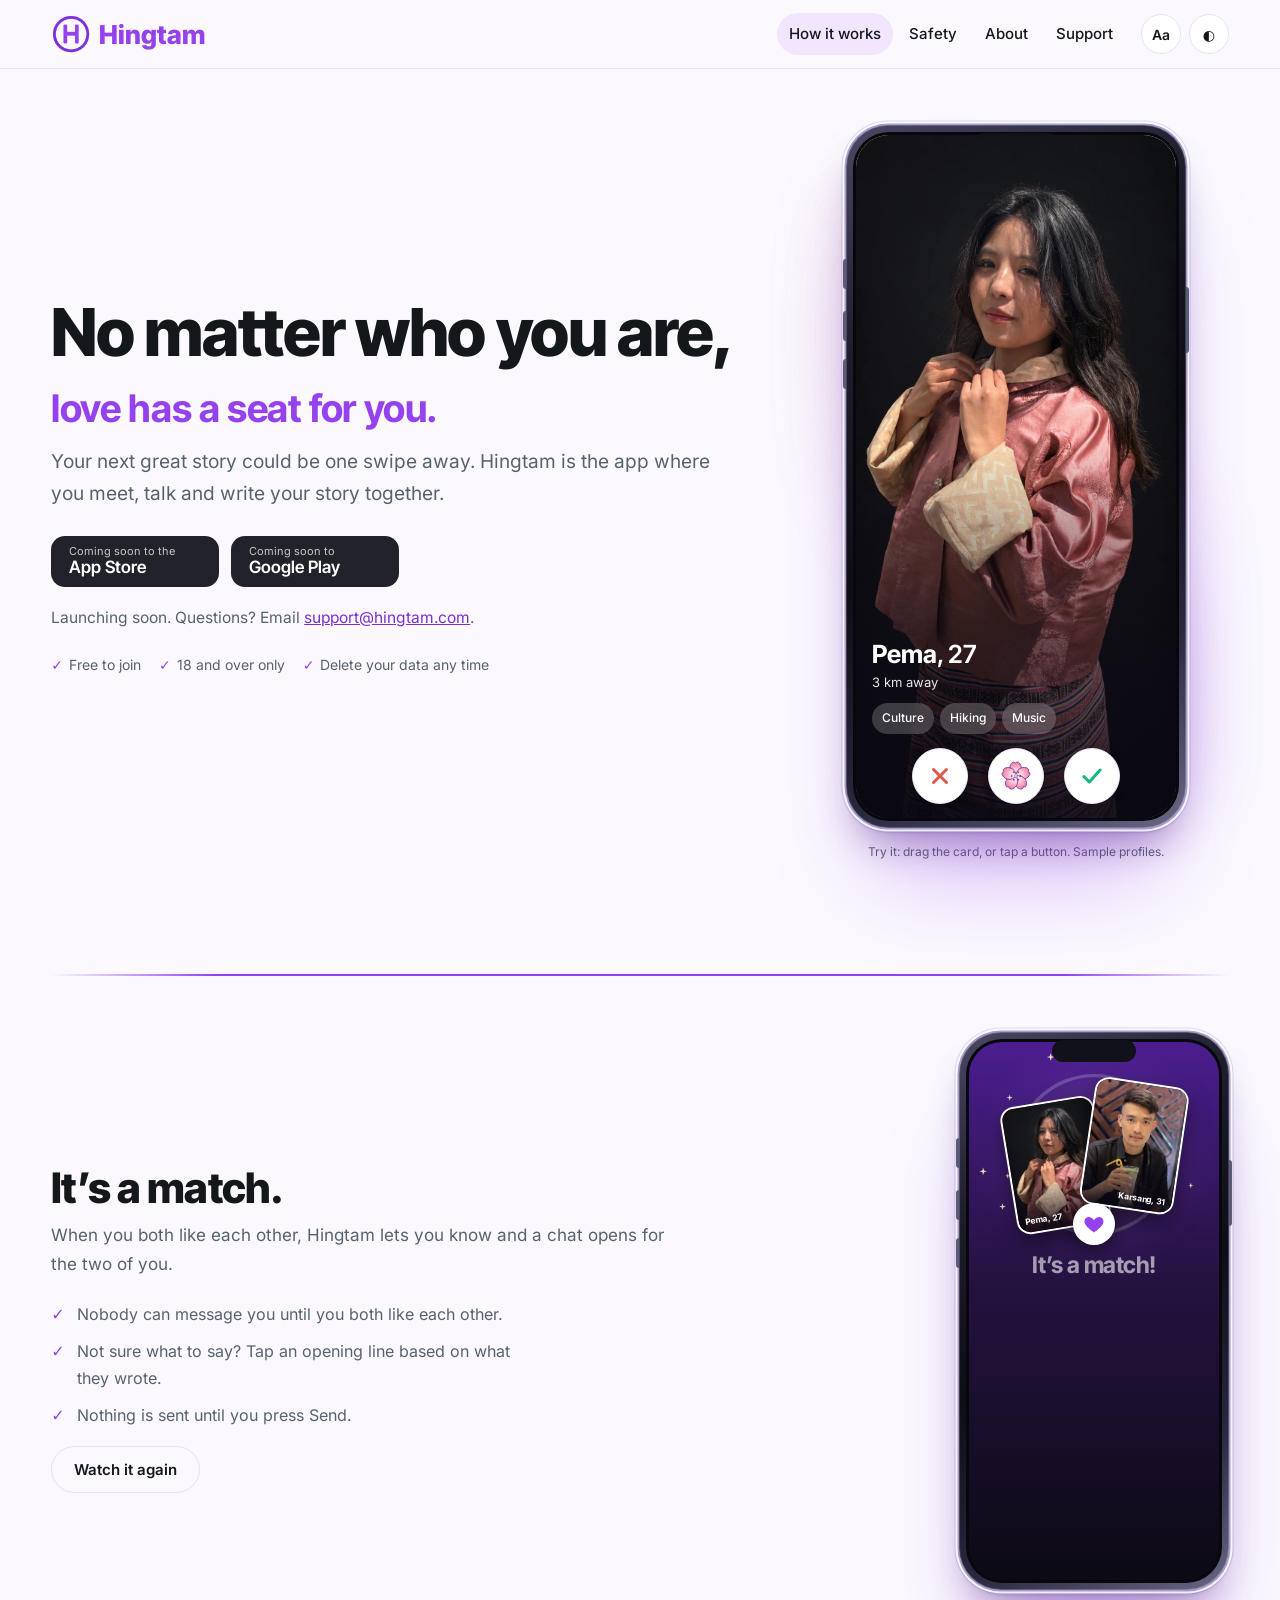
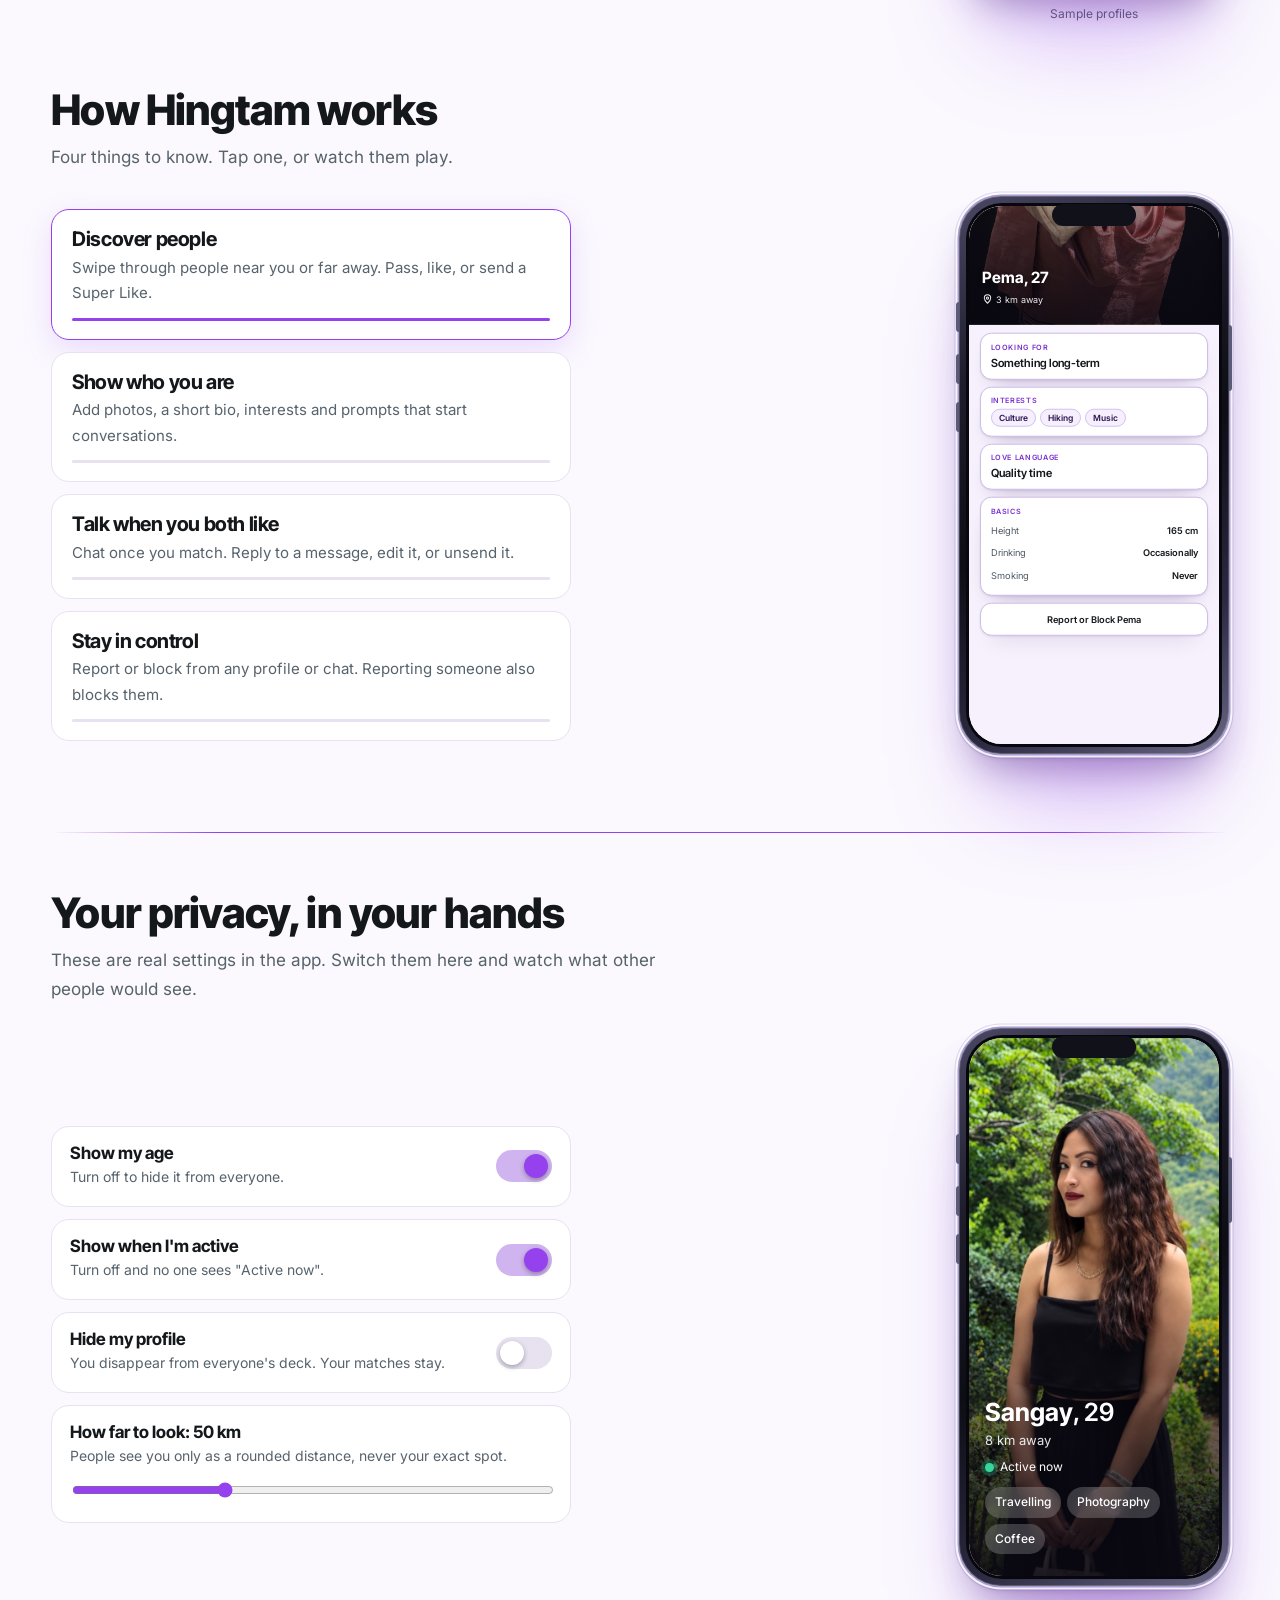
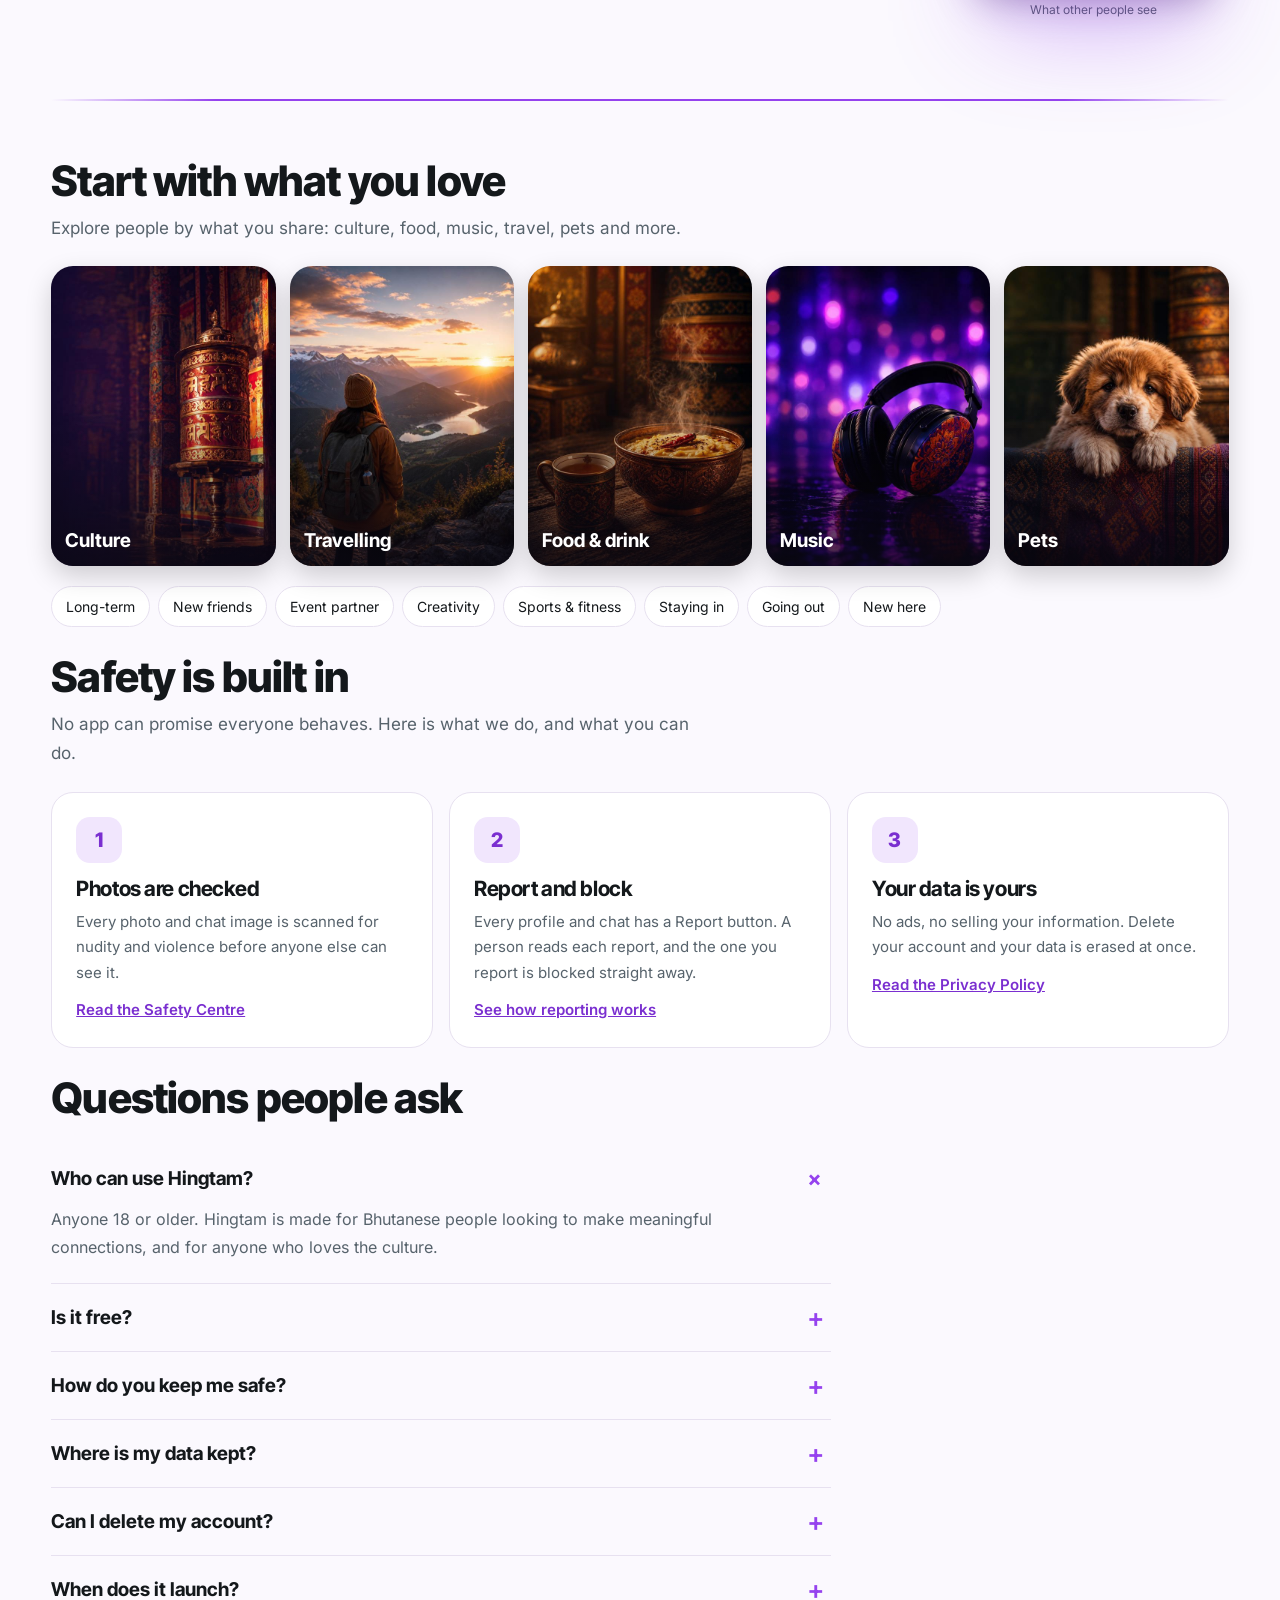
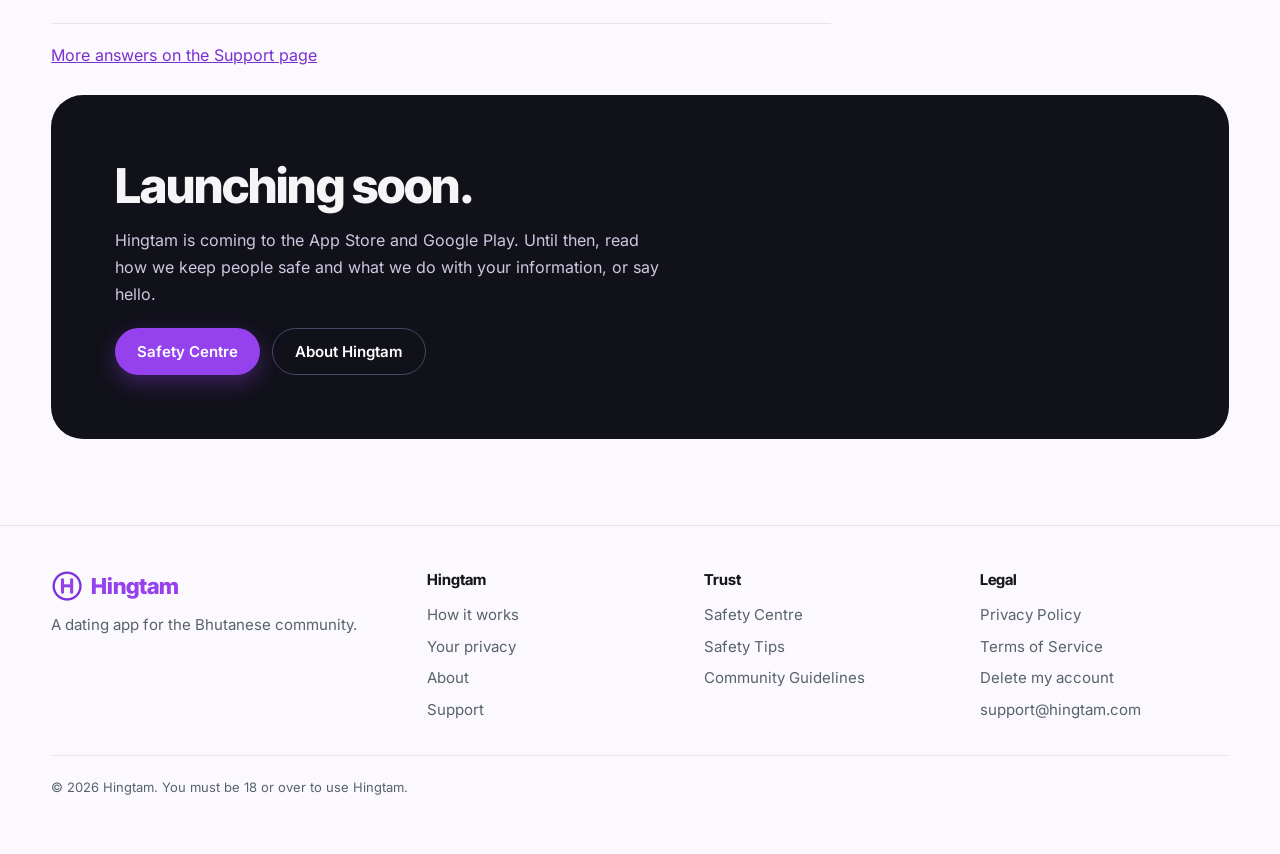
<file: index.html>
<!doctype html>
<html lang="en"><head><meta charset="utf-8"><meta name="viewport" content="width=device-width, initial-scale=1"><title>Hingtam: a dating app for the Bhutanese community</title><meta name="description" content="No matter who you are, love has a seat for you. Hingtam is a dating app made for the Bhutanese community and the people who love the culture."><meta name="robots" content="noindex, nofollow"><meta property="og:title" content="Hingtam: a dating app for the Bhutanese community"><meta property="og:description" content="No matter who you are, love has a seat for you. Hingtam is a dating app made for the Bhutanese community and the people who love the culture."><meta property="og:type" content="website"><meta property="og:url" content="https://hingtam.com/"><meta property="og:image" content="https://hingtam.com/assets/images/og.jpg"><meta name="twitter:card" content="summary_large_image"><link rel="icon" type="image/png" href="/assets/images/favicon.png"><link rel="preload" href="/assets/fonts/inter-400.woff2" as="font" type="font/woff2" crossorigin><link rel="stylesheet" href="/assets/site.css?v=mvys3u76"><script>if(location.hostname==="puku6157-boop.github.io"){location.replace("https://hingtam.com"+location.pathname.replace(/^\/hingtam-web/,"")+location.search+location.hash)}</script><script>try{var t=localStorage.getItem("hg-theme");if(t==="dark"||t==="light")document.documentElement.setAttribute("data-theme",t)}catch(e){}document.documentElement.classList.add("js")</script></head><body><a class="skip" href="#main">Skip to content</a><header class="site"><div class="wrap bar"><a class="brand" href="/" aria-label="Hingtam home"><img src="/assets/images/logo.png" alt="" width="40" height="40">Hingtam</a><nav class="main" id="mainNav" aria-label="Main"><a href="/#how" aria-current="page">How it works</a><a href="/safety-centre/">Safety</a><a href="/about/">About</a><a href="/support/">Support</a></nav><div class="tools"><button class="tool" id="readBtn" aria-pressed="false" title="Readable text: bigger, clearer letters" aria-label="Readable text">Aa</button><button class="tool" id="themeBtn" title="Switch light or dark" aria-label="Switch light or dark">&#9680;</button><button class="tool menu-btn" id="menuBtn" aria-expanded="false" aria-controls="mainNav" aria-label="Menu">&#9776;</button></div></div></header><main id="main"><section class="hero"><div class="wrap hero-grid"><div class="hero-copy"><div class="hero-top"><h1 class="hero-h"><span class="h1a">No matter who you are,</span><em>love has a seat for you.</em></h1><p class="lead">Your next great story could be one swipe away. Hingtam is the app where you meet, talk and write your story together.</p></div><div class="hero-bottom"><div class="cta-row"><div class="store" aria-label="App Store, coming soon"><small>Coming soon to the</small><b>App Store</b></div><div class="store" aria-label="Google Play, coming soon"><small>Coming soon to</small><b>Google Play</b></div></div><p class="soon-note">Launching soon. Questions? Email <a href="mailto:support@hingtam.com">support@hingtam.com</a>.</p><ul class="points"><li>Free to join</li><li>18 and over only</li><li>Delete your data any time</li></ul></div></div><div class="stage"><div><div class="phone"><div class="notch"></div><div class="screen"><div class="deck" id="deck"></div><div class="actions"><button class="act" id="passBtn" aria-label="Pass"><svg width="26" height="26" viewBox="0 0 24 24" fill="none" stroke="#E2574C" stroke-width="2.8" stroke-linecap="round" aria-hidden="true"><path d="M6 6l12 12M18 6L6 18"/></svg></button><button class="act" id="starBtn" aria-label="Super Like"><svg width="32" height="32" viewBox="0 0 24 24" aria-hidden="true"><defs><radialGradient id="blossomGrad" cx="50%" cy="88%" r="95%"><stop offset="0%" stop-color="#FFF3F6"/><stop offset="45%" stop-color="#FCC3D4"/><stop offset="100%" stop-color="#EE6F94"/></radialGradient></defs><path d="M12 12 C7.5 10.3 6.5 5.7 8.9 2.5 C9.9 1.3 11 1.1 12 2.3 C13 1.1 14.1 1.3 15.1 2.5 C17.5 5.7 16.5 10.3 12 12 Z" fill="url(#blossomGrad)" stroke="#6B2FB3" stroke-width=".55" stroke-linejoin="round" transform="rotate(-3 12 12)"/><path d="M12 12 C7.5 10.3 6.5 5.7 8.9 2.5 C9.9 1.3 11 1.1 12 2.3 C13 1.1 14.1 1.3 15.1 2.5 C17.5 5.7 16.5 10.3 12 12 Z" fill="url(#blossomGrad)" stroke="#6B2FB3" stroke-width=".55" stroke-linejoin="round" transform="rotate(70 12 12)"/><path d="M12 12 C7.5 10.3 6.5 5.7 8.9 2.5 C9.9 1.3 11 1.1 12 2.3 C13 1.1 14.1 1.3 15.1 2.5 C17.5 5.7 16.5 10.3 12 12 Z" fill="url(#blossomGrad)" stroke="#6B2FB3" stroke-width=".55" stroke-linejoin="round" transform="rotate(146 12 12)"/><path d="M12 12 C7.5 10.3 6.5 5.7 8.9 2.5 C9.9 1.3 11 1.1 12 2.3 C13 1.1 14.1 1.3 15.1 2.5 C17.5 5.7 16.5 10.3 12 12 Z" fill="url(#blossomGrad)" stroke="#6B2FB3" stroke-width=".55" stroke-linejoin="round" transform="rotate(214 12 12)"/><path d="M12 12 C7.5 10.3 6.5 5.7 8.9 2.5 C9.9 1.3 11 1.1 12 2.3 C13 1.1 14.1 1.3 15.1 2.5 C17.5 5.7 16.5 10.3 12 12 Z" fill="url(#blossomGrad)" stroke="#6B2FB3" stroke-width=".55" stroke-linejoin="round" transform="rotate(289 12 12)"/><circle cx="15.3" cy="12" r=".55" fill="#A5203E" stroke="#6B2FB3" stroke-width=".25"/><circle cx="13.65" cy="9.14" r=".55" fill="#A5203E" stroke="#6B2FB3" stroke-width=".25"/><circle cx="10.35" cy="9.14" r=".55" fill="#A5203E" stroke="#6B2FB3" stroke-width=".25"/><circle cx="8.7" cy="12" r=".55" fill="#A5203E" stroke="#6B2FB3" stroke-width=".25"/><circle cx="10.35" cy="14.86" r=".55" fill="#A5203E" stroke="#6B2FB3" stroke-width=".25"/><circle cx="13.65" cy="14.86" r=".55" fill="#A5203E" stroke="#6B2FB3" stroke-width=".25"/><ellipse cx="12" cy="11.7" rx=".95" ry="2" fill="#C7E0A6" stroke="#6B2FB3" stroke-width=".3"/><circle cx="12" cy="9.75" r=".55" fill="#9BC46A" stroke="#6B2FB3" stroke-width=".25"/></svg></button><button class="act" id="likeBtn" aria-label="Like"><svg width="26" height="26" viewBox="0 0 24 24" fill="none" stroke="#10B981" stroke-width="2.8" stroke-linecap="round" stroke-linejoin="round" aria-hidden="true"><path d="M4.5 12.5l5 5 10-11"/></svg></button></div></div></div><p class="sample">Try it: drag the card, or tap a button. Sample profiles.</p></div></div></div></section><div class="weave"></div><section class="block" id="match"><div class="wrap"><div class="play match"><div class="mcopy"><div class="sh" style="margin-bottom:0"><h2>It&rsquo;s a match.</h2><p>When you both like each other, Hingtam lets you know and a chat opens for the two of you.</p></div><ul class="mpoints"><li>Nobody can message you until you both like each other.</li><li>Not sure what to say? Tap an opening line based on what they wrote.</li><li>Nothing is sent until you press Send.</li></ul><div class="playrow"><button class="btn ghost" id="matchReplay" type="button">Watch it again</button></div></div><div class="phone-wrap"><div class="phone sm"><div class="notch"></div><div class="screen mscene" id="mscene" role="img" aria-label="Two profile photos fly together, burst into peach blossom petals, and the words It&rsquo;s a match appear."><div class="m-bg"></div><svg class="m-defs" width="0" height="0" aria-hidden="true" focusable="false"><defs><linearGradient id="mPetalGrad" x1="0" y1="0" x2="0" y2="1"><stop offset="0" stop-color="#EE6F94"/><stop offset=".55" stop-color="#FCC3D4"/><stop offset="1" stop-color="#FFF3F6"/></linearGradient></defs></svg><div class="m-at"><div class="m-flash"></div><div class="m-ring"></div></div><div class="m-at"><div class="m-card m-l"><img src="/assets/images/match-her.jpg" alt="" width="480" height="653"><span>Pema, 27</span></div><div class="m-card m-r"><img src="/assets/images/match-him.jpg" alt="" width="480" height="653"><span>Karsang, 31</span></div><div class="m-heart"><svg width="16" height="16" viewBox="0 0 24 24" aria-hidden="true"><path fill="#9542EE" d="M12 21s-7.5-4.6-9.6-9.2C.9 8.5 2.7 4.5 6.4 4.5c2 0 3.7 1.1 5.6 3.2 1.9-2.1 3.6-3.2 5.6-3.2 3.7 0 5.5 4 4 7.3C19.5 16.4 12 21 12 21z"/></svg></div></div><div class="m-at m-petals"></div><div class="m-text"><h3 class="m-r1">It&rsquo;s a match!</h3><p class="m-r2">Pema and Karsang liked each other.</p><div class="m-starters"><span class="m-r3">Loved your answer: &ldquo;Momos on a rainy day&hellip;&rdquo;</span><span class="m-r4">What got you into cooking?</span><span class="m-r5">Momos or ema datshi?</span></div></div><div class="m-bottom m-r6"><div class="m-send">Send a message</div><div class="m-keep">Keep Swiping</div></div></div></div><p class="sample">Sample profiles</p></div></div></div></section><section class="block" id="how"><div class="wrap"><div class="sh"><h2>How Hingtam works</h2><p>Four things to know. Tap one, or watch them play.</p></div><div class="how" id="howBox"><div class="steps" role="tablist" aria-label="How it works"><button class="step" role="tab" aria-selected="true" data-i="0"><h3>Discover people</h3><p>Swipe through people near you or far away. Pass, like, or send a Super Like.</p><div class="bar-p"><i></i></div></button><button class="step" role="tab" aria-selected="false" data-i="1"><h3>Show who you are</h3><p>Add photos, a short bio, interests and prompts that start conversations.</p><div class="bar-p"><i></i></div></button><button class="step" role="tab" aria-selected="false" data-i="2"><h3>Talk when you both like</h3><p>Chat once you match. Reply to a message, edit it, or unsend it.</p><div class="bar-p"><i></i></div></button><button class="step" role="tab" aria-selected="false" data-i="3"><h3>Stay in control</h3><p>Report or block from any profile or chat. Reporting someone also blocks them.</p><div class="bar-p"><i></i></div></button></div><div class="phone-wrap"><div class="phone sm"><div class="notch"></div><div class="screen" style="position:relative"><div class="panel ap on" id="p0"><div class="ap-scroll s0"><div class="ap-hero" style="background-image:url(/assets/images/hero.jpg)"><i class="ap-shade"></i><div class="ap-info"><b>Pema, 27</b><span><svg width="11" height="11" viewBox="0 0 24 24" fill="none" stroke="currentColor" stroke-width="2.2" stroke-linecap="round" stroke-linejoin="round" aria-hidden="true"><path d="M12 21s-7-6.2-7-11.5A7 7 0 0 1 19 9.5C19 14.8 12 21 12 21z"/><circle cx="12" cy="9.5" r="2.5"/></svg> 3 km away</span></div><div class="ap-track"><i></i></div></div><div class="ap-pad"><div class="ap-card"><small>Looking for</small><div class="ap-big">Something long-term</div></div><div class="ap-card"><small>Interests</small><div class="ap-tags"><span>Culture</span><span>Hiking</span><span>Music</span></div></div><div class="ap-card"><small>Love language</small><div class="ap-big">Quality time</div></div><div class="ap-card"><small>Basics</small><div class="ap-facts"><div><span>Height</span><b>165 cm</b></div><div><span>Drinking</span><b>Occasionally</b></div><div><span>Smoking</span><b>Never</b></div></div></div><div class="ap-card ap-btn">Report or Block Pema</div></div></div></div><div class="panel ap" id="p1"><div class="ap-scroll s1"><div class="ap-hero short" style="background-image:url(/assets/images/hero.jpg)"><i class="ap-shade"></i><div class="ap-info"><b>Pema, 27</b><span><svg width="11" height="11" viewBox="0 0 24 24" fill="none" stroke="currentColor" stroke-width="2.2" stroke-linecap="round" stroke-linejoin="round" aria-hidden="true"><path d="M12 21s-7-6.2-7-11.5A7 7 0 0 1 19 9.5C19 14.8 12 21 12 21z"/><circle cx="12" cy="9.5" r="2.5"/></svg> 3 km away</span></div></div><div class="ap-pad"><div class="ap-card"><small>About me</small><div class="ap-text">I&rsquo;m usually found on a trail with a flask of tea.</div></div><div class="ap-card prompt"><small>A perfect Sunday</small><div class="ap-big">Ema datshi, a long walk, and no alarm clock.</div></div><div class="ap-card"><small>Interests</small><div class="ap-tags"><span>Culture</span><span>Hiking</span><span>Music</span><span>Photography</span></div></div><div class="ap-card prompt"><small>Two truths and a lie</small><div class="ap-big">I have met a takin. I cannot swim. I speak four languages.</div></div><div class="ap-card prompt"><small>The way to win me over is&hellip;</small><div class="ap-big">Cook for me, or at least try.</div></div></div></div></div><div class="panel ap" id="p2"><div class="ap-chat-head"><span class="ap-back"><svg width="18" height="18" viewBox="0 0 24 24" fill="none" stroke="currentColor" stroke-width="2.4" stroke-linecap="round" stroke-linejoin="round" aria-hidden="true"><path d="M15 5l-7 7 7 7"/></svg></span><span class="ap-ava" style="background-image:url(/assets/images/match-him.jpg)"><i></i></span><span class="ap-who"><b>Karsang</b><small>Active now</small></span><span class="ap-more"><svg width="17" height="17" viewBox="0 0 24 24" fill="currentColor" aria-hidden="true"><circle cx="5" cy="12" r="2"/><circle cx="12" cy="12" r="2"/><circle cx="19" cy="12" r="2"/></svg></span></div><div class="ap-msgs"><div class="ap-b in">Hi Pema! Your Sunday answer made me hungry.</div><div class="ap-b out"><span class="ap-quote">Hi Pema! Your Sunday answer&hellip;</span>Ha! Come to Thimphu and I will cook.</div><div class="ap-time">Edited &middot; 5:43 PM</div><div class="ap-b gone">This message was unsent</div><div class="ap-b in">Deal. Which momo place is best?</div></div><div class="ap-composer"><span class="ap-camera"><svg width="17" height="17" viewBox="0 0 24 24" fill="none" stroke="currentColor" stroke-width="2.1" stroke-linecap="round" stroke-linejoin="round" aria-hidden="true"><path d="M4 8h3l1.6-2.4h6.8L17 8h3a1 1 0 0 1 1 1v9a1 1 0 0 1-1 1H4a1 1 0 0 1-1-1V9a1 1 0 0 1 1-1z"/><circle cx="12" cy="13" r="3.6"/></svg></span><span class="ap-input">Type a message&hellip;</span><span class="ap-sendbtn"><svg width="16" height="16" viewBox="0 0 24 24" fill="currentColor" aria-hidden="true"><path d="M3.4 20.6 21 12 3.4 3.4l.1 6.7L15 12 3.5 13.9z"/></svg></span></div></div><div class="panel ap" id="p3"><div class="ap-bg" style="background-image:url(/assets/images/sangay.jpg)"><i class="ap-shade"></i><div class="ap-info"><b>Sangay, 29</b><span><svg width="11" height="11" viewBox="0 0 24 24" fill="none" stroke="currentColor" stroke-width="2.2" stroke-linecap="round" stroke-linejoin="round" aria-hidden="true"><path d="M12 21s-7-6.2-7-11.5A7 7 0 0 1 19 9.5C19 14.8 12 21 12 21z"/><circle cx="12" cy="9.5" r="2.5"/></svg> 8 km away</span></div></div><div class="ap-dim"></div><div class="ap-sheet step1"><i class="ap-grab"></i><div class="ap-row"><span class="ap-chip"><svg width="17" height="17" viewBox="0 0 24 24" fill="none" stroke="currentColor" stroke-width="2.1" stroke-linecap="round" stroke-linejoin="round" aria-hidden="true"><path d="M5 21V4M5 4h12l-2.5 4L17 12H5"/></svg></span><span class="ap-rt"><b>Report</b><small>Report Sangay&rsquo;s inappropriate behaviour</small></span><svg width="14" height="14" viewBox="0 0 24 24" fill="none" stroke="currentColor" stroke-width="2.4" stroke-linecap="round" stroke-linejoin="round" aria-hidden="true"><path d="M9 5l7 7-7 7"/></svg></div><div class="ap-row danger"><span class="ap-chip"><svg width="17" height="17" viewBox="0 0 24 24" fill="none" stroke="currentColor" stroke-width="2.1" stroke-linecap="round" aria-hidden="true"><circle cx="12" cy="12" r="9"/><path d="M5.6 5.6l12.8 12.8"/></svg></span><span class="ap-rt"><b>Block</b><small>Sangay won&rsquo;t be shown in your deck again</small></span><svg width="14" height="14" viewBox="0 0 24 24" fill="none" stroke="currentColor" stroke-width="2.4" stroke-linecap="round" stroke-linejoin="round" aria-hidden="true"><path d="M9 5l7 7-7 7"/></svg></div><div class="ap-cancel">Cancel</div></div><div class="ap-sheet step2"><i class="ap-grab"></i><div class="ap-st">Report Sangay</div><div class="ap-sx">Choose a reason. Reporting also blocks Sangay. Reports are confidential and carefully reviewed.</div><div class="ap-radio"><i></i>Spam or scam</div><div class="ap-radio on"><i></i>Inappropriate content or messages</div><div class="ap-radio"><i></i>Fake or stolen photos</div><div class="ap-radio"><i></i>Harassing or abusive behaviour</div><div class="ap-send">Send report</div><div class="ap-cancel">Cancel</div></div></div></div></div></div></div></div></section><div class="weave thin"></div><section class="block" id="privacy"><div class="wrap"><div class="sh"><h2>Your privacy, in your hands</h2><p>These are real settings in the app. Switch them here and watch what other people would see.</p></div><div class="play"><div class="toggles"><div class="trow"><div><b>Show my age</b><span>Turn off to hide it from everyone.</span></div><button class="sw" role="switch" aria-checked="true" aria-label="Show my age" data-k="age"></button></div><div class="trow"><div><b>Show when I'm active</b><span>Turn off and no one sees "Active now".</span></div><button class="sw" role="switch" aria-checked="true" aria-label="Show when I am active" data-k="active"></button></div><div class="trow"><div><b>Hide my profile</b><span>You disappear from everyone's deck. Your matches stay.</span></div><button class="sw" role="switch" aria-checked="false" aria-label="Hide my profile" data-k="hide"></button></div><div class="range"><b>How far to look: <span id="kmv">50</span> km</b><span style="color:var(--muted);font-size:14px">People see you only as a rounded distance, never your exact spot.</span><input type="range" id="km" min="5" max="150" value="50" aria-label="Distance in kilometres"></div></div><div class="phone-wrap"><div class="phone sm"><div class="notch"></div><div class="screen pv active" id="pv"><div class="card-p" style="cursor:default;background-image:url(/assets/images/sangay.jpg)"><div class="info" style="bottom:22px"><div class="nm">Sangay<span id="pvAge">, 29</span></div><div class="meta">8 km away</div><div class="act-dot">Active now</div><div class="chips"><span class="chip">Travelling</span><span class="chip">Photography</span><span class="chip">Coffee</span></div></div></div><div class="hid">Your profile is hidden.<br><span style="font:400 14px var(--body);opacity:.8">Nobody will see you in their deck.</span></div></div></div><p class="sample">What other people see</p></div></div></div></section><div class="weave"></div><section class="block" id="explore"><div class="wrap"><div class="sh"><h2>Start with what you love</h2><p>Explore people by what you share: culture, food, music, travel, pets and more.</p></div><div class="tiles"><div class="tile" tabindex="0"><img src="/assets/images/tile-culture.jpg" alt="A prayer wheel in a temple" loading="lazy"><span>Culture</span></div><div class="tile" tabindex="0"><img src="/assets/images/tile-traveling.jpg" alt="A hiker looking over mountains at sunset" loading="lazy"><span>Travelling</span></div><div class="tile" tabindex="0"><img src="/assets/images/tile-food-drink.jpg" alt="A table of food" loading="lazy"><span>Food &amp; drink</span></div><div class="tile" tabindex="0"><img src="/assets/images/tile-music.jpg" alt="Music" loading="lazy"><span>Music</span></div><div class="tile" tabindex="0"><img src="/assets/images/tile-pets.jpg" alt="A pet" loading="lazy"><span>Pets</span></div></div><div class="more"><span>Long-term</span><span>New friends</span><span>Event partner</span><span>Creativity</span><span>Sports &amp; fitness</span><span>Staying in</span><span>Going out</span><span>New here</span></div></div></section><section class="block" id="safety" style="padding-top:20px"><div class="wrap"><div class="sh"><h2>Safety is built in</h2><p>No app can promise everyone behaves. Here is what we do, and what you can do.</p></div><div class="cards3"><div class="scard"><div class="ic">1</div><h3>Photos are checked</h3><p>Every photo and chat image is scanned for nudity and violence before anyone else can see it.</p><a href="/safety-centre/">Read the Safety Centre</a></div><div class="scard"><div class="ic">2</div><h3>Report and block</h3><p>Every profile and chat has a Report button. A person reads each report, and the one you report is blocked straight away.</p><a href="/safety-centre/#report">See how reporting works</a></div><div class="scard"><div class="ic">3</div><h3>Your data is yours</h3><p>No ads, no selling your information. Delete your account and your data is erased at once.</p><a href="/privacy/">Read the Privacy Policy</a></div></div></div></section><section class="block" id="faq" style="padding-top:20px"><div class="wrap"><div class="sh"><h2>Questions people ask</h2></div><div class="faq"><details class="q" open><summary>Who can use Hingtam?</summary><p>Anyone 18 or older. Hingtam is made for Bhutanese people looking to make meaningful connections, and for anyone who loves the culture.</p></details><details class="q"><summary>Is it free?</summary><p>Yes. You can join, swipe and chat for free. Optional paid plans (Pro and Premium) add things like more daily swipes and seeing who has liked you.</p></details><details class="q"><summary>How do you keep me safe?</summary><p>Photos are checked automatically, every report is read by a person, and you can block or hide anyone. We do not run background checks, so we share safety tips and encourage you to meet in public places.</p></details><details class="q"><summary>Where is my data kept?</summary><p>On secure cloud servers in the Asia-Pacific region. We never sell your information.</p></details><details class="q"><summary>Can I delete my account?</summary><p>Yes, any time in Settings. Your profile, photos and messages are erased straight away. If you cannot open the app, see the Delete my account page.</p></details><details class="q"><summary>When does it launch?</summary><p>Soon. We will announce the launch here on the website as soon as it is ready.</p></details></div><p style="margin-top:18px"><a href="/support/">More answers on the Support page</a></p></div></section><section class="block" style="padding-top:20px"><div class="wrap"><div class="final"><h2>Launching soon.</h2><p>Hingtam is coming to the App Store and Google Play. Until then, read how we keep people safe and what we do with your information, or say hello.</p><div class="cta-row" style="margin-top:6px"><a class="btn primary" href="/safety-centre/">Safety Centre</a><a class="btn ghost" style="color:#fff;border-color:#4a4763" href="/about/">About Hingtam</a></div></div></div></section><script type="application/json" id="home-data">{"samples":[{"name":"Pema","age":27,"distance":"3 km away","image":"/assets/images/hero.jpg","chips":["Culture","Hiking","Music"]},{"name":"Sangay","age":29,"distance":"8 km away","image":"/assets/images/sangay.jpg","chips":["Travelling","Photography","Coffee"]},{"name":"Karsang","age":31,"distance":"12 km away","image":"/assets/images/karsang.jpg","chips":["Food & drink","Cooking","Pets"]}]}</script></main><footer class="site"><div class="wrap"><div class="fcols"><div><a class="brand" href="/" style="font-size:22px"><img src="/assets/images/logo.png" alt="" width="32" height="32">Hingtam</a><p style="margin-top:10px;max-width:22em">A dating app for the Bhutanese community.</p></div><div><h4>Hingtam</h4><a href="/#how">How it works</a><a href="/#privacy">Your privacy</a><a href="/about/">About</a><a href="/support/">Support</a></div><div><h4>Trust</h4><a href="/safety-centre/">Safety Centre</a><a href="/safety-tips/">Safety Tips</a><a href="/community-guidelines/">Community Guidelines</a></div><div><h4>Legal</h4><a href="/privacy/">Privacy Policy</a><a href="/terms/">Terms of Service</a><a href="/delete-account/">Delete my account</a><a href="mailto:support@hingtam.com">support@hingtam.com</a></div></div><div class="fine">&copy; 2026 Hingtam. You must be 18 or over to use Hingtam.</div></div></footer><script src="/assets/site.js?v=mvys3u76" defer></script><script src="/assets/home.js?v=mvys3u76" defer></script></body></html>
</file>
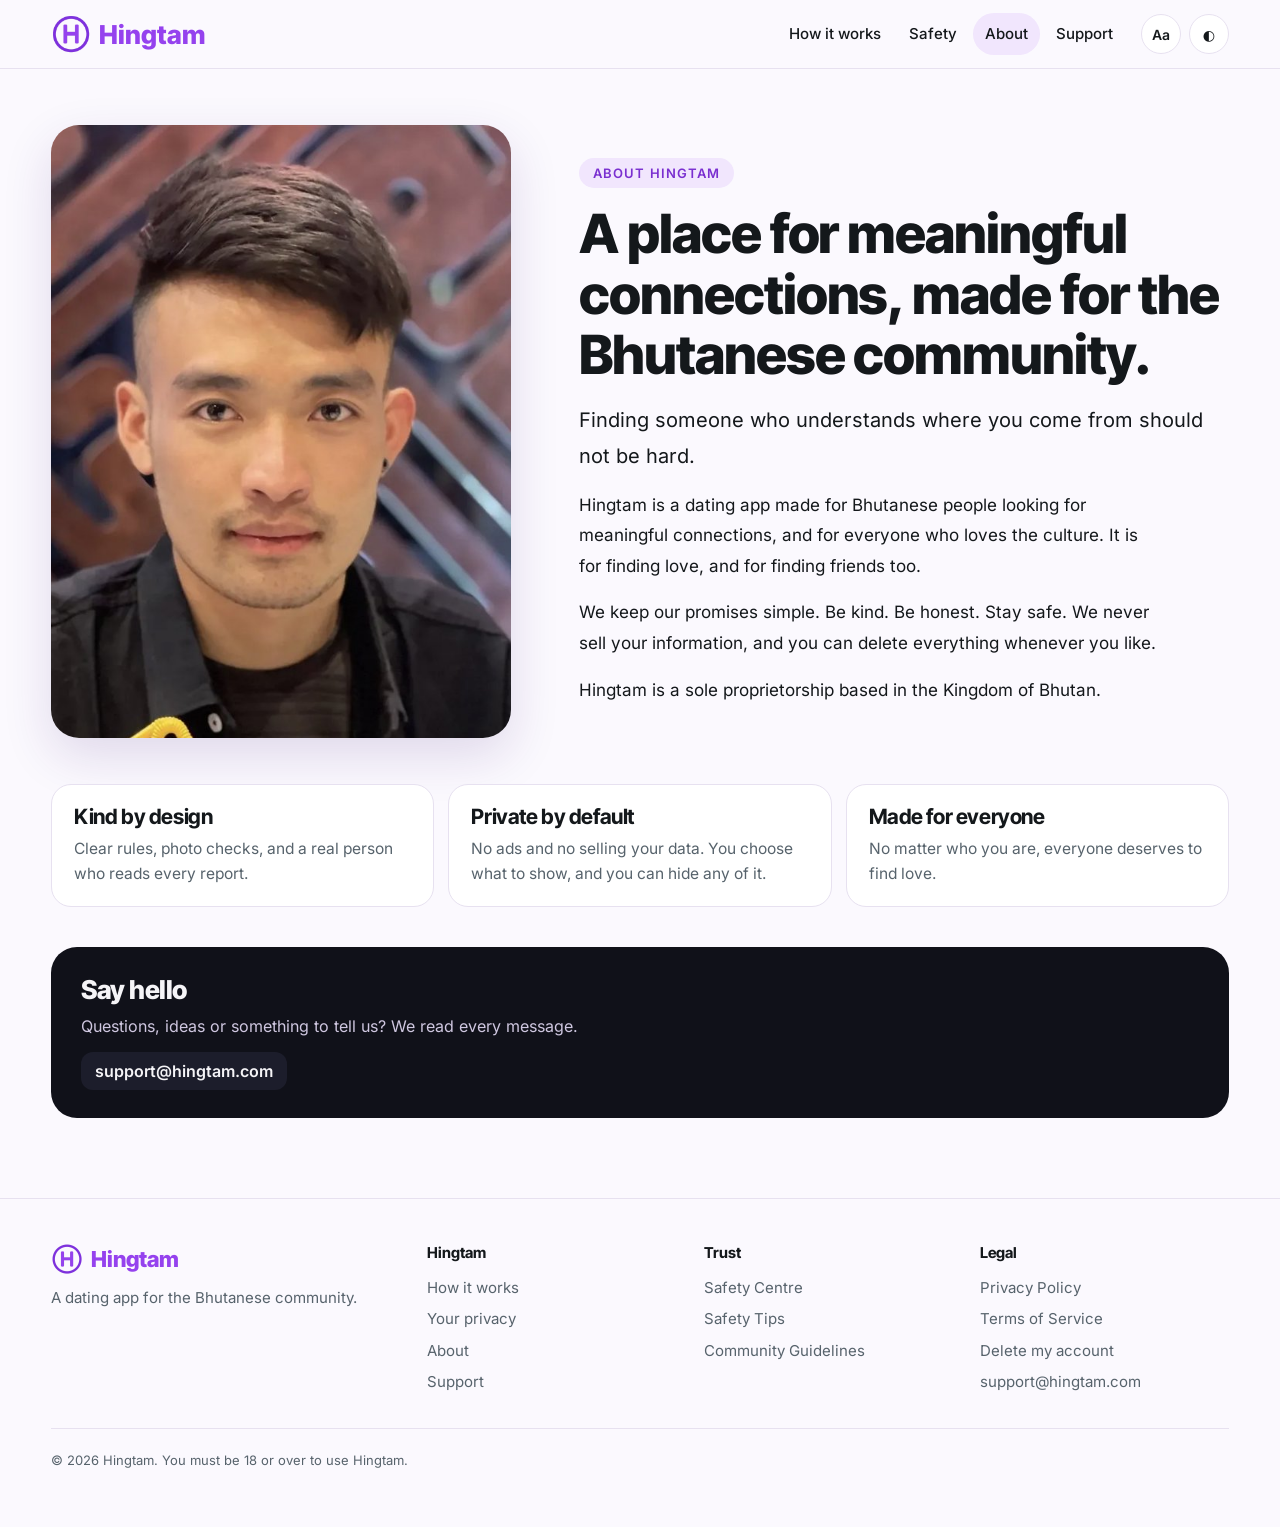
<file: about/index.html>
<!doctype html>
<html lang="en"><head><meta charset="utf-8"><meta name="viewport" content="width=device-width, initial-scale=1"><title>About | Hingtam</title><meta name="description" content="Hingtam is a dating app made for the Bhutanese community and the people who love the culture."><meta name="robots" content="noindex, nofollow"><meta property="og:title" content="About | Hingtam"><meta property="og:description" content="Hingtam is a dating app made for the Bhutanese community and the people who love the culture."><meta property="og:type" content="website"><meta property="og:url" content="https://hingtam.com/about/"><meta property="og:image" content="https://hingtam.com/assets/images/og.jpg"><meta name="twitter:card" content="summary_large_image"><link rel="icon" type="image/png" href="/assets/images/favicon.png"><link rel="preload" href="/assets/fonts/inter-400.woff2" as="font" type="font/woff2" crossorigin><link rel="stylesheet" href="/assets/site.css?v=mvys3u76"><script>if(location.hostname==="puku6157-boop.github.io"){location.replace("https://hingtam.com"+location.pathname.replace(/^\/hingtam-web/,"")+location.search+location.hash)}</script><script>try{var t=localStorage.getItem("hg-theme");if(t==="dark"||t==="light")document.documentElement.setAttribute("data-theme",t)}catch(e){}document.documentElement.classList.add("js")</script></head><body><a class="skip" href="#main">Skip to content</a><header class="site"><div class="wrap bar"><a class="brand" href="/" aria-label="Hingtam home"><img src="/assets/images/logo.png" alt="" width="40" height="40">Hingtam</a><nav class="main" id="mainNav" aria-label="Main"><a href="/#how">How it works</a><a href="/safety-centre/">Safety</a><a href="/about/" aria-current="page">About</a><a href="/support/">Support</a></nav><div class="tools"><button class="tool" id="readBtn" aria-pressed="false" title="Readable text: bigger, clearer letters" aria-label="Readable text">Aa</button><button class="tool" id="themeBtn" title="Switch light or dark" aria-label="Switch light or dark">&#9680;</button><button class="tool menu-btn" id="menuBtn" aria-expanded="false" aria-controls="mainNav" aria-label="Menu">&#9776;</button></div></div></header><main id="main"><div class="wrap narrow"><div class="about"><div class="photo"><img src="/assets/images/karsang.jpg" alt="A Hingtam member" width="600" height="1240"></div><div class="copy"><span class="eyebrow">About Hingtam</span><h1>A place for meaningful connections, made for the Bhutanese community.</h1><p class="first">Finding someone who understands where you come from should not be hard.</p><p>Hingtam is a dating app made for Bhutanese people looking for meaningful connections, and for everyone who loves the culture. It is for finding love, and for finding friends too.</p><p>We keep our promises simple. Be kind. Be honest. Stay safe. We never sell your information, and you can delete everything whenever you like.</p><p>Hingtam is a sole proprietorship based in the Kingdom of Bhutan.</p></div></div><div class="vals"><div class="val"><h2>Kind by design</h2><p>Clear rules, photo checks, and a real person who reads every report.</p></div><div class="val"><h2>Private by default</h2><p>No ads and no selling your data. You choose what to show, and you can hide any of it.</p></div><div class="val"><h2>Made for everyone</h2><p>No matter who you are, everyone deserves to find love.</p></div></div><div class="contact-box"><h2>Say hello</h2><p>Questions, ideas or something to tell us? We read every message.</p><code>support@hingtam.com</code></div></div></main><footer class="site"><div class="wrap"><div class="fcols"><div><a class="brand" href="/" style="font-size:22px"><img src="/assets/images/logo.png" alt="" width="32" height="32">Hingtam</a><p style="margin-top:10px;max-width:22em">A dating app for the Bhutanese community.</p></div><div><h4>Hingtam</h4><a href="/#how">How it works</a><a href="/#privacy">Your privacy</a><a href="/about/">About</a><a href="/support/">Support</a></div><div><h4>Trust</h4><a href="/safety-centre/">Safety Centre</a><a href="/safety-tips/">Safety Tips</a><a href="/community-guidelines/">Community Guidelines</a></div><div><h4>Legal</h4><a href="/privacy/">Privacy Policy</a><a href="/terms/">Terms of Service</a><a href="/delete-account/">Delete my account</a><a href="mailto:support@hingtam.com">support@hingtam.com</a></div></div><div class="fine">&copy; 2026 Hingtam. You must be 18 or over to use Hingtam.</div></div></footer><script src="/assets/site.js?v=mvys3u76" defer></script></body></html>
</file>
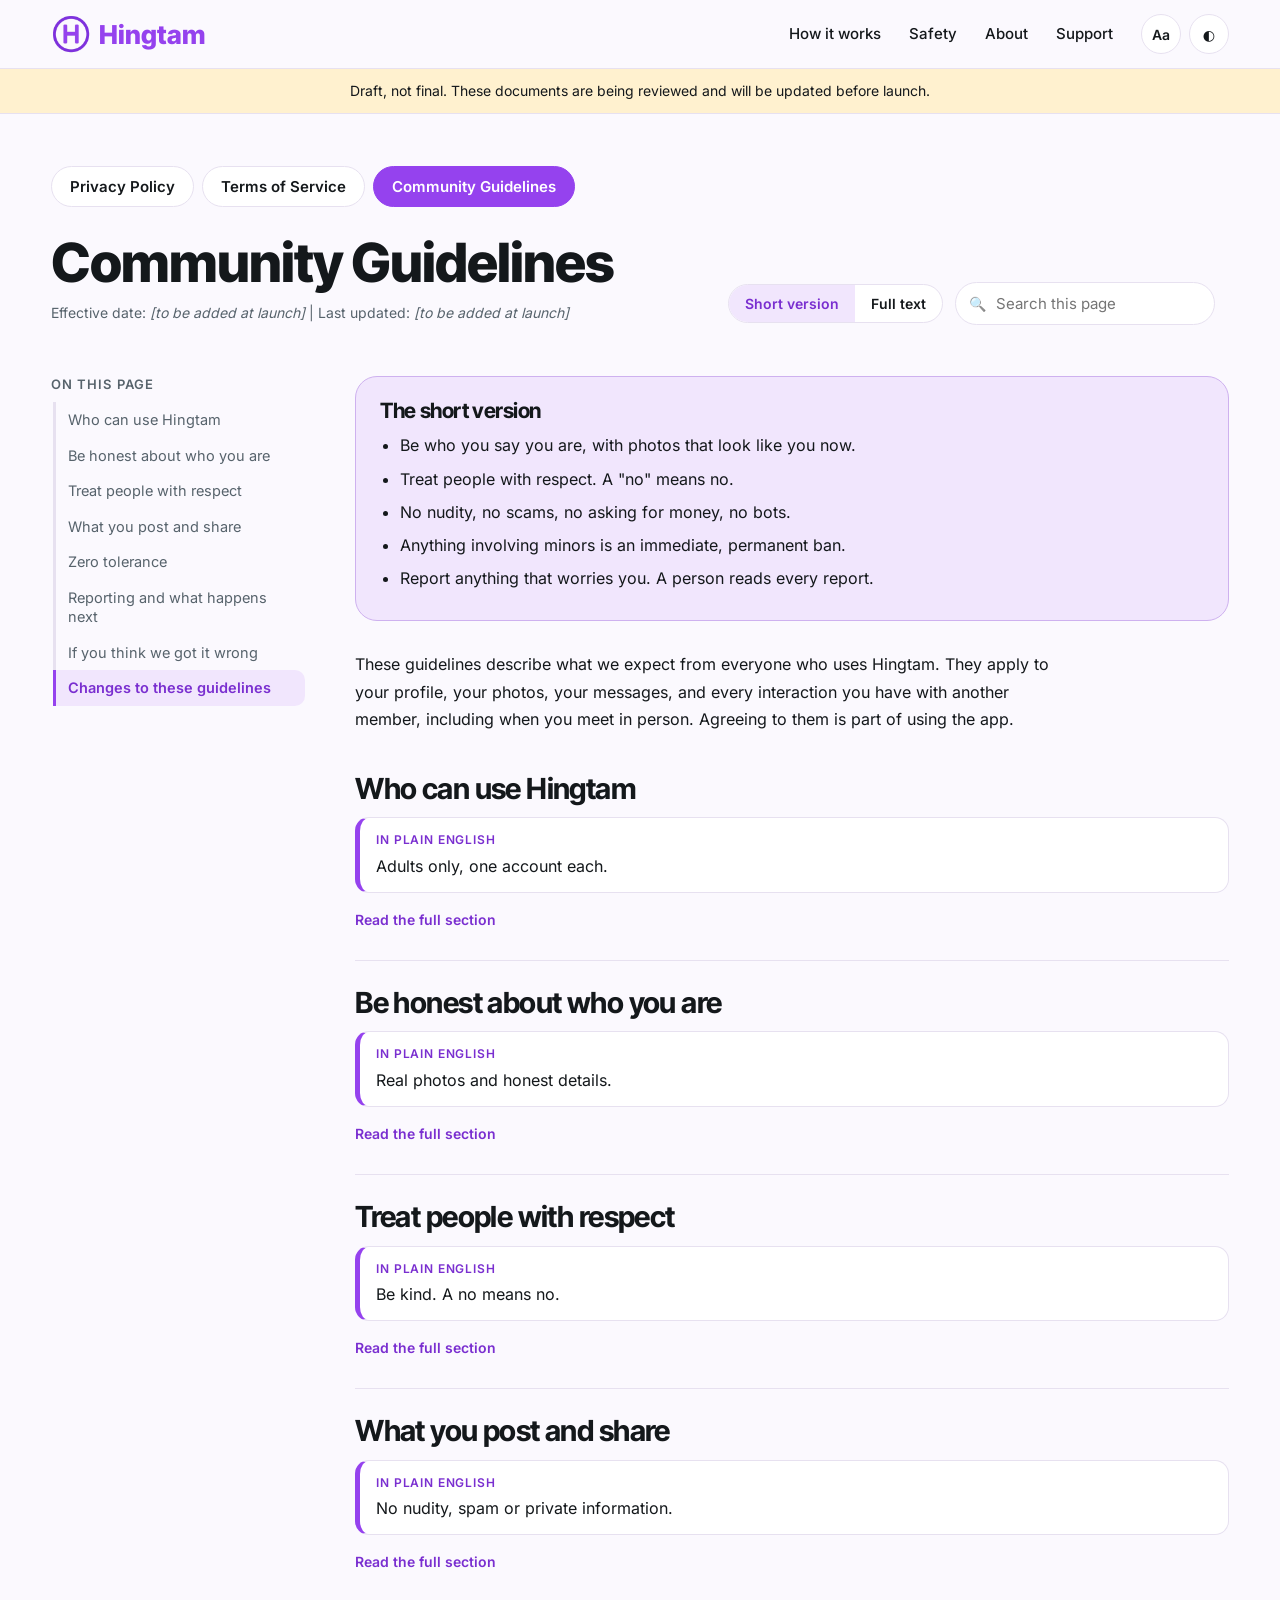
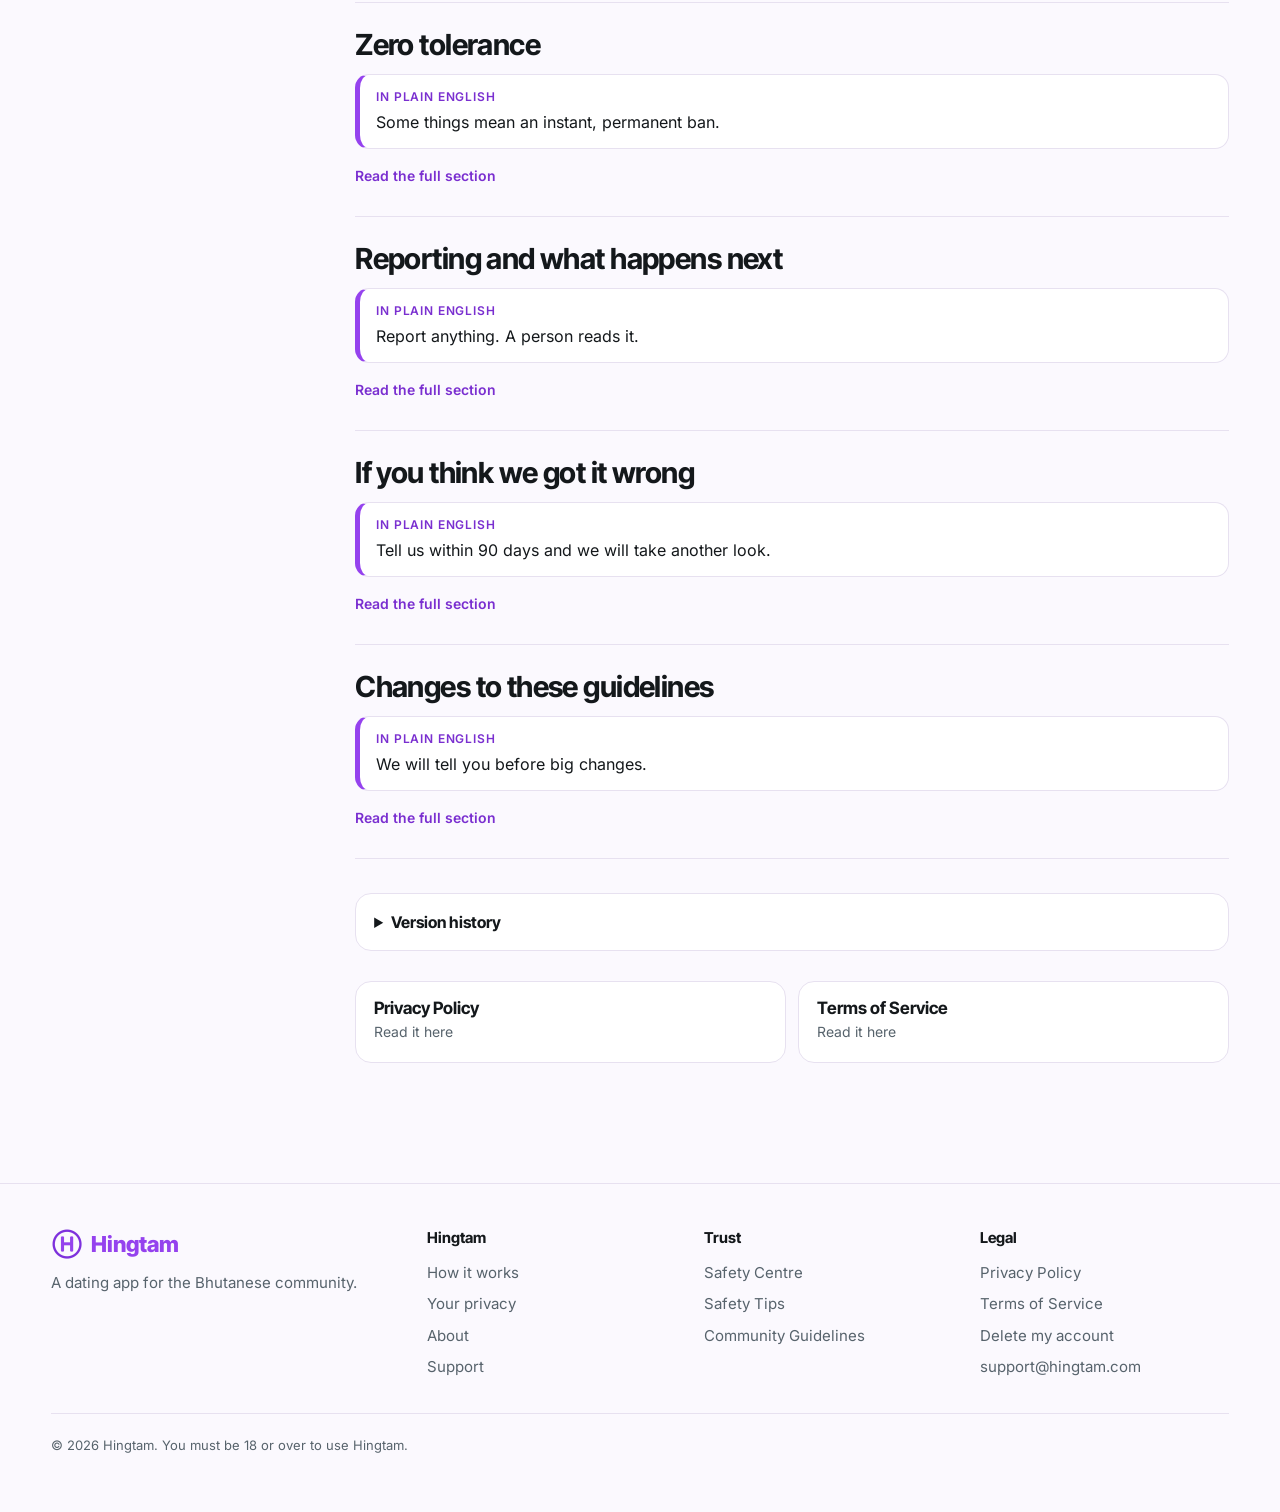
<file: community-guidelines/index.html>
<!doctype html>
<html lang="en"><head><meta charset="utf-8"><meta name="viewport" content="width=device-width, initial-scale=1"><title>Community Guidelines | Hingtam</title><meta name="description" content="What we expect from everyone who uses Hingtam: be honest, be kind, stay safe."><meta name="robots" content="noindex, nofollow"><meta property="og:title" content="Community Guidelines | Hingtam"><meta property="og:description" content="What we expect from everyone who uses Hingtam: be honest, be kind, stay safe."><meta property="og:type" content="website"><meta property="og:url" content="https://hingtam.com/community-guidelines/"><meta property="og:image" content="https://hingtam.com/assets/images/og.jpg"><meta name="twitter:card" content="summary_large_image"><link rel="icon" type="image/png" href="/assets/images/favicon.png"><link rel="preload" href="/assets/fonts/inter-400.woff2" as="font" type="font/woff2" crossorigin><link rel="stylesheet" href="/assets/site.css?v=mvys3u76"><script>if(location.hostname==="puku6157-boop.github.io"){location.replace("https://hingtam.com"+location.pathname.replace(/^\/hingtam-web/,"")+location.search+location.hash)}</script><script>try{var t=localStorage.getItem("hg-theme");if(t==="dark"||t==="light")document.documentElement.setAttribute("data-theme",t)}catch(e){}document.documentElement.classList.add("js")</script></head><body><a class="skip" href="#main">Skip to content</a><header class="site"><div class="wrap bar"><a class="brand" href="/" aria-label="Hingtam home"><img src="/assets/images/logo.png" alt="" width="40" height="40">Hingtam</a><nav class="main" id="mainNav" aria-label="Main"><a href="/#how">How it works</a><a href="/safety-centre/">Safety</a><a href="/about/">About</a><a href="/support/">Support</a></nav><div class="tools"><button class="tool" id="readBtn" aria-pressed="false" title="Readable text: bigger, clearer letters" aria-label="Readable text">Aa</button><button class="tool" id="themeBtn" title="Switch light or dark" aria-label="Switch light or dark">&#9680;</button><button class="tool menu-btn" id="menuBtn" aria-expanded="false" aria-controls="mainNav" aria-label="Menu">&#9776;</button></div></div></header><main id="main"><div class="draft-banner">Draft, not final. These documents are being reviewed and will be updated before launch.</div><div class="wrap narrow"><div class="pagehead" style="padding-bottom:0"><div class="doctabs" aria-label="Documents"><a href="/privacy/">Privacy Policy</a><a href="/terms/">Terms of Service</a><a href="/community-guidelines/" aria-current="page">Community Guidelines</a></div><div class="title-row"><div><h1 class="doc">Community Guidelines</h1><div class="upd">Effective date: <span class="tba">[to be added at launch]</span>   |   Last updated: <span class="tba">[to be added at launch]</span></div></div><div class="controls"><div class="seg" role="group" aria-label="How much to read"><button id="mShort" aria-pressed="true">Short version</button><button id="mFull" aria-pressed="false">Full text</button></div><label class="search"><input id="q" type="search" placeholder="Search this page" aria-label="Search this document"></label></div></div><div class="found" id="found" role="status"></div></div></div><div class="wrap narrow layout" id="legal"><nav class="toc" aria-label="Contents"><h4>On this page</h4><div id="toc"><a href="#community-guidelines-1">Who can use Hingtam</a><a href="#community-guidelines-2">Be honest about who you are</a><a href="#community-guidelines-3">Treat people with respect</a><a href="#community-guidelines-4">What you post and share</a><a href="#community-guidelines-5">Zero tolerance</a><a href="#community-guidelines-6">Reporting and what happens next</a><a href="#community-guidelines-7">If you think we got it wrong</a><a href="#community-guidelines-8">Changes to these guidelines</a></div></nav><div><div class="jump"><select id="jump" aria-label="Jump to a section"><option value="">Jump to a section&hellip;</option><option value="community-guidelines-1">Who can use Hingtam</option><option value="community-guidelines-2">Be honest about who you are</option><option value="community-guidelines-3">Treat people with respect</option><option value="community-guidelines-4">What you post and share</option><option value="community-guidelines-5">Zero tolerance</option><option value="community-guidelines-6">Reporting and what happens next</option><option value="community-guidelines-7">If you think we got it wrong</option><option value="community-guidelines-8">Changes to these guidelines</option></select></div><div class="summary"><h2>The short version</h2><ul><li>Be who you say you are, with photos that look like you now.</li><li>Treat people with respect. A &quot;no&quot; means no.</li><li>No nudity, no scams, no asking for money, no bots.</li><li>Anything involving minors is an immediate, permanent ban.</li><li>Report anything that worries you. A person reads every report.</li></ul></div><div class="intro"><p>These guidelines describe what we expect from everyone who uses Hingtam. They apply to your profile, your photos, your messages, and every interaction you have with another member, including when you meet in person. Agreeing to them is part of using the app.</p></div><section class="sec" id="community-guidelines-1"><h2>Who can use Hingtam</h2><div class="plain"><b>In plain English</b>Adults only, one account each.</div><button class="more-btn" data-more>Read the full section</button><div class="full"><ul><li>You must be 18 or older. We ask for your date of birth when you sign up, and we do not allow anyone under 18.</li><li>One account per person. Do not create multiple accounts, or an account for someone else.</li></ul></div></section><section class="sec" id="community-guidelines-2"><h2>Be honest about who you are</h2><div class="plain"><b>In plain English</b>Real photos and honest details.</div><button class="more-btn" data-more>Read the full section</button><div class="full"><ul><li>Use your own, real photos that look like you now. Do not use someone else's photos, stock or celebrity images, or images edited or created with AI to misrepresent how you look.</li><li>Do not misrepresent your age, relationship status or intentions.</li><li>The city you choose, or your phone's location, must be where you really live or are.</li><li>Photos you upload are screened automatically before anyone else can see them.</li></ul></div></section><section class="sec" id="community-guidelines-3"><h2>Treat people with respect</h2><div class="plain"><b>In plain English</b>Be kind. A no means no.</div><button class="more-btn" data-more>Read the full section</button><div class="full"><ul><li>No harassment, threats or abusive language, in a chat or on a profile.</li><li>No hate speech or discrimination based on race, ethnicity, religion, nationality, caste, disability, gender, gender identity or sexual orientation.</li><li>No sexually explicit messages or images. Keep it respectful, and if someone tells you to stop, stop. A second attempt is a violation, not a misunderstanding.</li><li>Respect a &quot;no&quot;. If a match is not interested in continuing, do not pressure them, whether to reply, to meet, to send photos or to move to another app.</li></ul></div></section><section class="sec" id="community-guidelines-4"><h2>What you post and share</h2><div class="plain"><b>In plain English</b>No nudity, spam or private information.</div><button class="more-btn" data-more>Read the full section</button><div class="full"><ul><li>No nudity or sexually explicit photos, in your profile or in a chat, including photos that are edited or created with AI.</li><li>No violent, graphic or illegal content.</li><li>No spam, advertising or promotion, and no links to other sites or apps meant to take people off Hingtam. Hingtam is for meeting people, not selling to them.</li><li>Do not share someone else's private information (home address, workplace, phone number) or intimate images without their consent, and do not threaten to share them.</li></ul></div></section><section class="sec" id="community-guidelines-5"><h2>Zero tolerance</h2><div class="plain"><b>In plain English</b>Some things mean an instant, permanent ban.</div><button class="more-btn" data-more>Read the full section</button><div class="full"><p>These lead to an immediate, permanent ban, without warning:</p><ul><li>Any content involving minors, in any context.</li><li>Threats of violence or terrorism.</li><li>Sharing, or threatening to share, someone's intimate images without their consent.</li><li>Financial scams, or asking a match for money, gift cards, cryptocurrency or a &quot;loan&quot;, however it is framed.</li><li>Offering or asking for paid or &quot;compensated&quot; dating, sex work or other commercial services.</li><li>Bots, scripts or other automated use of the app.</li></ul><p>We do not ban people for being in distress. If you, or someone you know, may hurt themselves, please contact your local emergency services or someone you trust straight away.</p></div></section><section class="sec" id="community-guidelines-6"><h2>Reporting and what happens next</h2><div class="plain"><b>In plain English</b>Report anything. A person reads it.</div><button class="more-btn" data-more>Read the full section</button><div class="full"><p>Every profile and conversation has a Report option. Reporting someone also blocks them for you straight away. Reports go to a person, not an automatic filter, and we save the last 30 messages between the two people so the person reviewing can see what happened, even if a message was unsent. If we agree something broke the rules, we may remove content or permanently ban the account. We email the person who made the report to say whether we took action or found no breach (we never say who the other person is or what was done), and we normally email anyone whose account we ban to tell them why, unless that could put someone at risk or the law stops us. If we restore an account, we email that person too. We may report illegal activity, including anything involving minors, to the authorities.</p><p>Photos and chat images are also screened automatically for nudity and graphic violence before anyone else can see them. These checks can be wrong, and you can ask a person to look again.</p></div></section><section class="sec" id="community-guidelines-7"><h2>If you think we got it wrong</h2><div class="plain"><b>In plain English</b>Tell us within 90 days and we will take another look.</div><button class="more-btn" data-more>Read the full section</button><div class="full"><p>Email support@hingtam.com within 90 days of a decision. We will take another look and reply, normally within 14 days.</p></div></section><section class="sec" id="community-guidelines-8"><h2>Changes to these guidelines</h2><div class="plain"><b>In plain English</b>We will tell you before big changes.</div><button class="more-btn" data-more>Read the full section</button><div class="full"><p>We may update these guidelines as Hingtam grows. For significant changes we will give notice in the app or by email before they take effect.</p></div></section><details class="hist"><summary>Version history</summary><p><b>Version 1.0</b>, launch version. When we change this document in a way that matters, each version will be listed here with what changed.</p></details><div class="others"><a href="/privacy/"><b>Privacy Policy</b><span>Read it here</span></a><a href="/terms/"><b>Terms of Service</b><span>Read it here</span></a></div></div></div></main><footer class="site"><div class="wrap"><div class="fcols"><div><a class="brand" href="/" style="font-size:22px"><img src="/assets/images/logo.png" alt="" width="32" height="32">Hingtam</a><p style="margin-top:10px;max-width:22em">A dating app for the Bhutanese community.</p></div><div><h4>Hingtam</h4><a href="/#how">How it works</a><a href="/#privacy">Your privacy</a><a href="/about/">About</a><a href="/support/">Support</a></div><div><h4>Trust</h4><a href="/safety-centre/">Safety Centre</a><a href="/safety-tips/">Safety Tips</a><a href="/community-guidelines/">Community Guidelines</a></div><div><h4>Legal</h4><a href="/privacy/">Privacy Policy</a><a href="/terms/">Terms of Service</a><a href="/delete-account/">Delete my account</a><a href="mailto:support@hingtam.com">support@hingtam.com</a></div></div><div class="fine">&copy; 2026 Hingtam. You must be 18 or over to use Hingtam.</div></div></footer><script src="/assets/site.js?v=mvys3u76" defer></script><script src="/assets/legal.js?v=mvys3u76" defer></script></body></html>
</file>
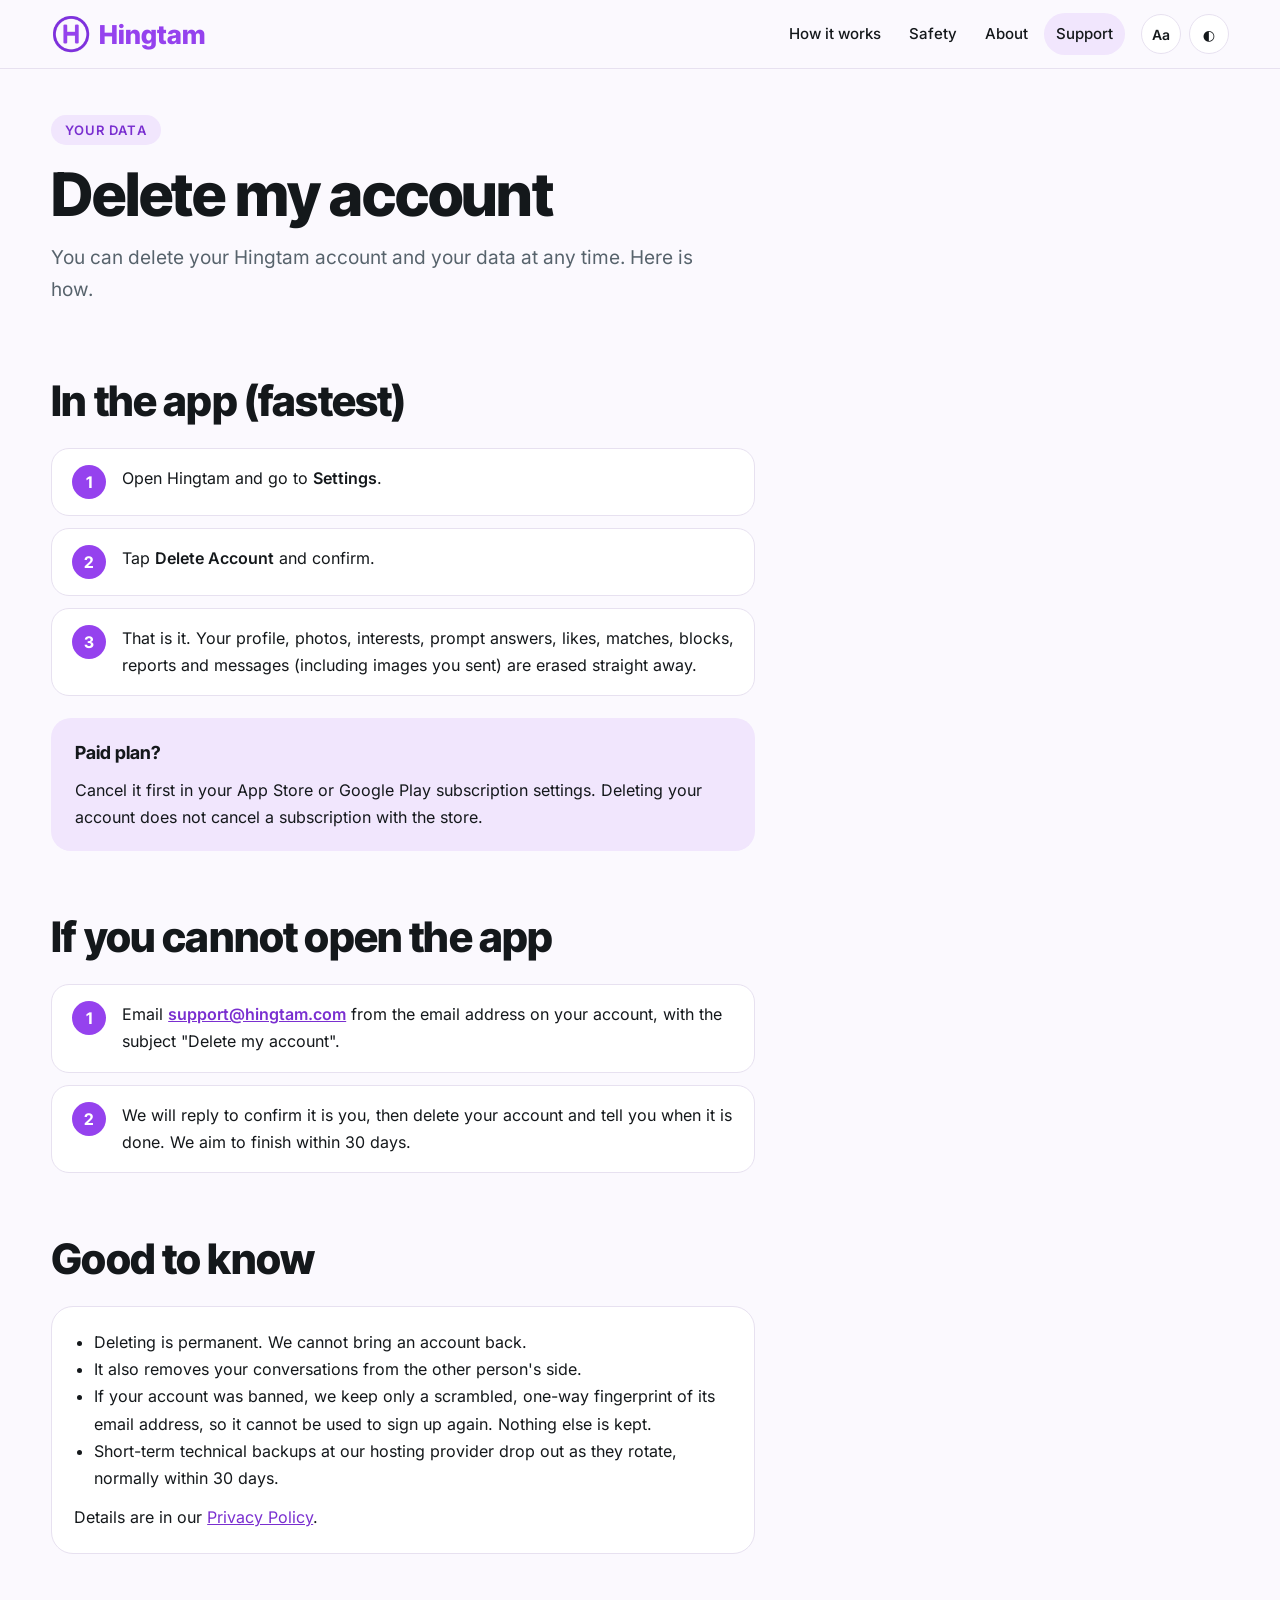
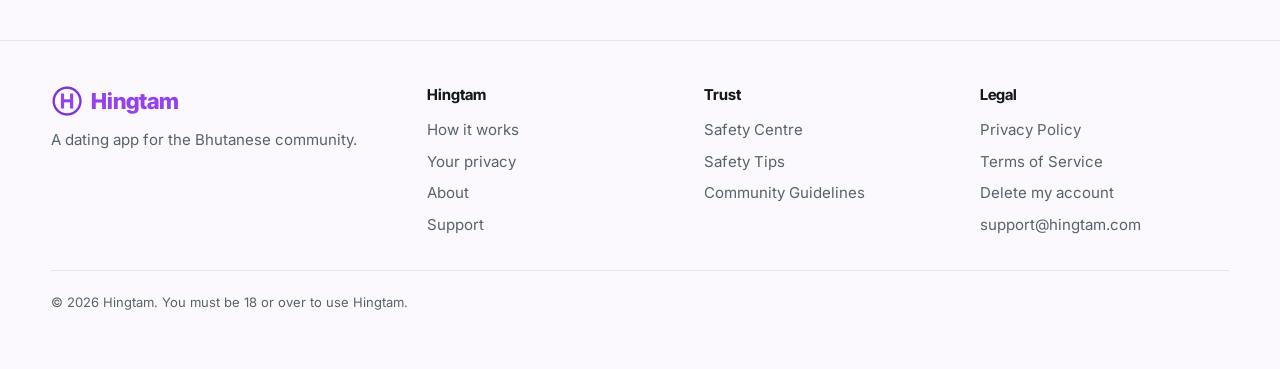
<file: delete-account/index.html>
<!doctype html>
<html lang="en"><head><meta charset="utf-8"><meta name="viewport" content="width=device-width, initial-scale=1"><title>Delete my account | Hingtam</title><meta name="description" content="How to delete your Hingtam account and data, in the app or by email."><meta name="robots" content="noindex, nofollow"><meta property="og:title" content="Delete my account | Hingtam"><meta property="og:description" content="How to delete your Hingtam account and data, in the app or by email."><meta property="og:type" content="website"><meta property="og:url" content="https://hingtam.com/delete-account/"><meta property="og:image" content="https://hingtam.com/assets/images/og.jpg"><meta name="twitter:card" content="summary_large_image"><link rel="icon" type="image/png" href="/assets/images/favicon.png"><link rel="preload" href="/assets/fonts/inter-400.woff2" as="font" type="font/woff2" crossorigin><link rel="stylesheet" href="/assets/site.css?v=mvys3u76"><script>if(location.hostname==="puku6157-boop.github.io"){location.replace("https://hingtam.com"+location.pathname.replace(/^\/hingtam-web/,"")+location.search+location.hash)}</script><script>try{var t=localStorage.getItem("hg-theme");if(t==="dark"||t==="light")document.documentElement.setAttribute("data-theme",t)}catch(e){}document.documentElement.classList.add("js")</script></head><body><a class="skip" href="#main">Skip to content</a><header class="site"><div class="wrap bar"><a class="brand" href="/" aria-label="Hingtam home"><img src="/assets/images/logo.png" alt="" width="40" height="40">Hingtam</a><nav class="main" id="mainNav" aria-label="Main"><a href="/#how">How it works</a><a href="/safety-centre/">Safety</a><a href="/about/">About</a><a href="/support/" aria-current="page">Support</a></nav><div class="tools"><button class="tool" id="readBtn" aria-pressed="false" title="Readable text: bigger, clearer letters" aria-label="Readable text">Aa</button><button class="tool" id="themeBtn" title="Switch light or dark" aria-label="Switch light or dark">&#9680;</button><button class="tool menu-btn" id="menuBtn" aria-expanded="false" aria-controls="mainNav" aria-label="Menu">&#9776;</button></div></div></header><main id="main"><div class="wrap narrow"><div class="pagehead"><span class="eyebrow">Your data</span><h1 class="big">Delete my account</h1><p class="lead">You can delete your Hingtam account and your data at any time. Here is how.</p></div><section class="block"><div class="sh"><h2>In the app (fastest)</h2></div><ol class="stepsol"><li><span>Open Hingtam and go to <b>Settings</b>.</span></li><li><span>Tap <b>Delete Account</b> and confirm.</span></li><li><span>That is it. Your profile, photos, interests, prompt answers, likes, matches, blocks, reports and messages (including images you sent) are erased straight away.</span></li></ol><div class="callout"><b>Paid plan?</b><p>Cancel it first in your App Store or Google Play subscription settings. Deleting your account does not cancel a subscription with the store.</p></div></section><section class="block"><div class="sh"><h2>If you cannot open the app</h2></div><ol class="stepsol"><li><span>Email <b><a href="mailto:support@hingtam.com?subject=Delete%20my%20account">support@hingtam.com</a></b> from the email address on your account, with the subject "Delete my account".</span></li><li><span>We will reply to confirm it is you, then delete your account and tell you when it is done. We aim to finish within 30 days.</span></li></ol></section><section class="block"><div class="sh"><h2>Good to know</h2></div><div class="card" style="max-width:44em"><ul style="margin:0;padding-left:20px"><li>Deleting is permanent. We cannot bring an account back.</li><li>It also removes your conversations from the other person's side.</li><li>If your account was banned, we keep only a scrambled, one-way fingerprint of its email address, so it cannot be used to sign up again. Nothing else is kept.</li><li>Short-term technical backups at our hosting provider drop out as they rotate, normally within 30 days.</li></ul><p style="margin-top:12px">Details are in our <a href="/privacy/#privacy-7">Privacy Policy</a>.</p></div></section></div></main><footer class="site"><div class="wrap"><div class="fcols"><div><a class="brand" href="/" style="font-size:22px"><img src="/assets/images/logo.png" alt="" width="32" height="32">Hingtam</a><p style="margin-top:10px;max-width:22em">A dating app for the Bhutanese community.</p></div><div><h4>Hingtam</h4><a href="/#how">How it works</a><a href="/#privacy">Your privacy</a><a href="/about/">About</a><a href="/support/">Support</a></div><div><h4>Trust</h4><a href="/safety-centre/">Safety Centre</a><a href="/safety-tips/">Safety Tips</a><a href="/community-guidelines/">Community Guidelines</a></div><div><h4>Legal</h4><a href="/privacy/">Privacy Policy</a><a href="/terms/">Terms of Service</a><a href="/delete-account/">Delete my account</a><a href="mailto:support@hingtam.com">support@hingtam.com</a></div></div><div class="fine">&copy; 2026 Hingtam. You must be 18 or over to use Hingtam.</div></div></footer><script src="/assets/site.js?v=mvys3u76" defer></script></body></html>
</file>
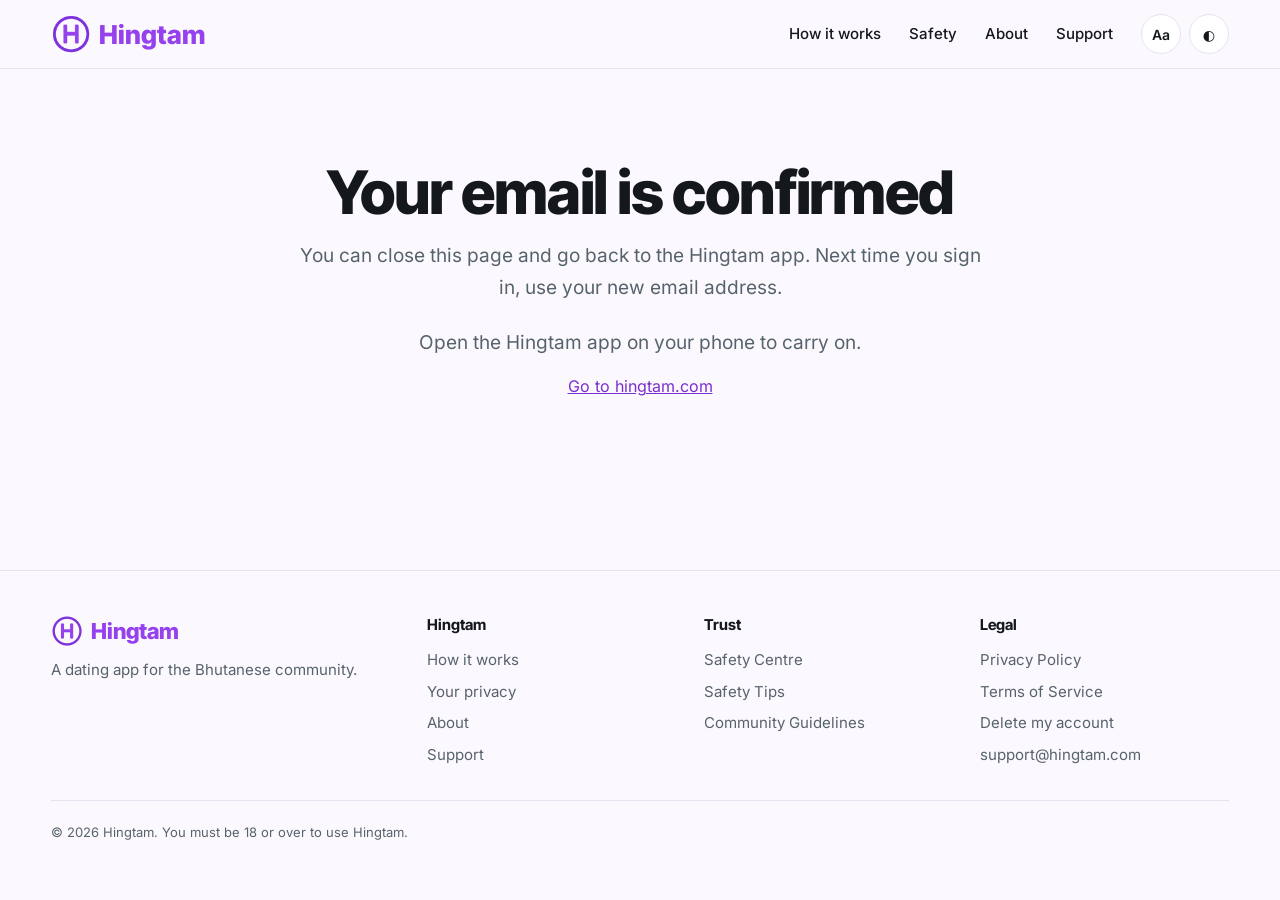
<file: email-confirmed/index.html>
<!doctype html>
<html lang="en"><head><meta charset="utf-8"><meta name="viewport" content="width=device-width, initial-scale=1"><title>Email confirmed | Hingtam</title><meta name="description" content="Your new email address is confirmed."><meta name="robots" content="noindex, nofollow"><meta property="og:title" content="Email confirmed | Hingtam"><meta property="og:description" content="Your new email address is confirmed."><meta property="og:type" content="website"><meta property="og:url" content="https://hingtam.com/email-confirmed/"><meta property="og:image" content="https://hingtam.com/assets/images/og.jpg"><meta name="twitter:card" content="summary_large_image"><link rel="icon" type="image/png" href="/assets/images/favicon.png"><link rel="preload" href="/assets/fonts/inter-400.woff2" as="font" type="font/woff2" crossorigin><link rel="stylesheet" href="/assets/site.css?v=mw3kjfux"><script>if(location.hostname==="puku6157-boop.github.io"){location.replace("https://hingtam.com"+location.pathname.replace(/^\/hingtam-web/,"")+location.search+location.hash)}</script><script>try{var t=localStorage.getItem("hg-theme");if(t==="dark"||t==="light")document.documentElement.setAttribute("data-theme",t)}catch(e){}document.documentElement.classList.add("js")</script></head><body><a class="skip" href="#main">Skip to content</a><header class="site"><div class="wrap bar"><a class="brand" href="/" aria-label="Hingtam home"><img src="/assets/images/logo.png" alt="" width="40" height="40">Hingtam</a><nav class="main" id="mainNav" aria-label="Main"><a href="/#how">How it works</a><a href="/safety-centre/">Safety</a><a href="/about/">About</a><a href="/support/">Support</a></nav><div class="tools"><button class="tool" id="readBtn" aria-pressed="false" title="Readable text: bigger, clearer letters" aria-label="Readable text">Aa</button><button class="tool" id="themeBtn" title="Switch light or dark" aria-label="Switch light or dark">&#9680;</button><button class="tool menu-btn" id="menuBtn" aria-expanded="false" aria-controls="mainNav" aria-label="Menu">&#9776;</button></div></div></header><main id="main"><div class="wrap notfound"><div id="ecOk"><h1 class="big">Your email is confirmed</h1><p class="lead" style="margin-inline:auto">You can close this page and go back to the Hingtam app. Next time you sign in, use your new email address.</p></div><div id="ecBad" hidden><h1 class="big">This link has expired</h1><p class="lead" style="margin-inline:auto">It may have been used already, or too much time has passed. Open the Hingtam app, go to Settings, then Email, and ask for a new link.</p></div><p style="margin-top:22px"><a class="btn primary" id="ecApp" href="hingtam://" hidden>Open the Hingtam app</a><span id="ecDesk" class="lead" style="margin-inline:auto" hidden>Open the Hingtam app on your phone to carry on.</span></p><p style="margin-top:14px"><a href="/">Go to hingtam.com</a></p><script>(function(){var h=location.hash||"";if(/(^#|&)error/.test(h)){document.getElementById("ecOk").hidden=true;document.getElementById("ecBad").hidden=false}if(h){try{history.replaceState(null,"",location.pathname)}catch(e){}}var u=navigator.userAgent||"";var phone=/iPhone|iPad|iPod|Android/i.test(u)||(/Macintosh/.test(u)&&navigator.maxTouchPoints>1);document.getElementById(phone?"ecApp":"ecDesk").hidden=false})()</script></div></main><footer class="site"><div class="wrap"><div class="fcols"><div><a class="brand" href="/" style="font-size:22px"><img src="/assets/images/logo.png" alt="" width="32" height="32">Hingtam</a><p style="margin-top:10px;max-width:22em">A dating app for the Bhutanese community.</p></div><div><h4>Hingtam</h4><a href="/#how">How it works</a><a href="/#privacy">Your privacy</a><a href="/about/">About</a><a href="/support/">Support</a></div><div><h4>Trust</h4><a href="/safety-centre/">Safety Centre</a><a href="/safety-tips/">Safety Tips</a><a href="/community-guidelines/">Community Guidelines</a></div><div><h4>Legal</h4><a href="/privacy/">Privacy Policy</a><a href="/terms/">Terms of Service</a><a href="/delete-account/">Delete my account</a><a href="mailto:support@hingtam.com">support@hingtam.com</a></div></div><div class="fine">&copy; 2026 Hingtam. You must be 18 or over to use Hingtam.</div></div></footer><script src="/assets/site.js?v=mw3kjfux" defer></script></body></html>
</file>
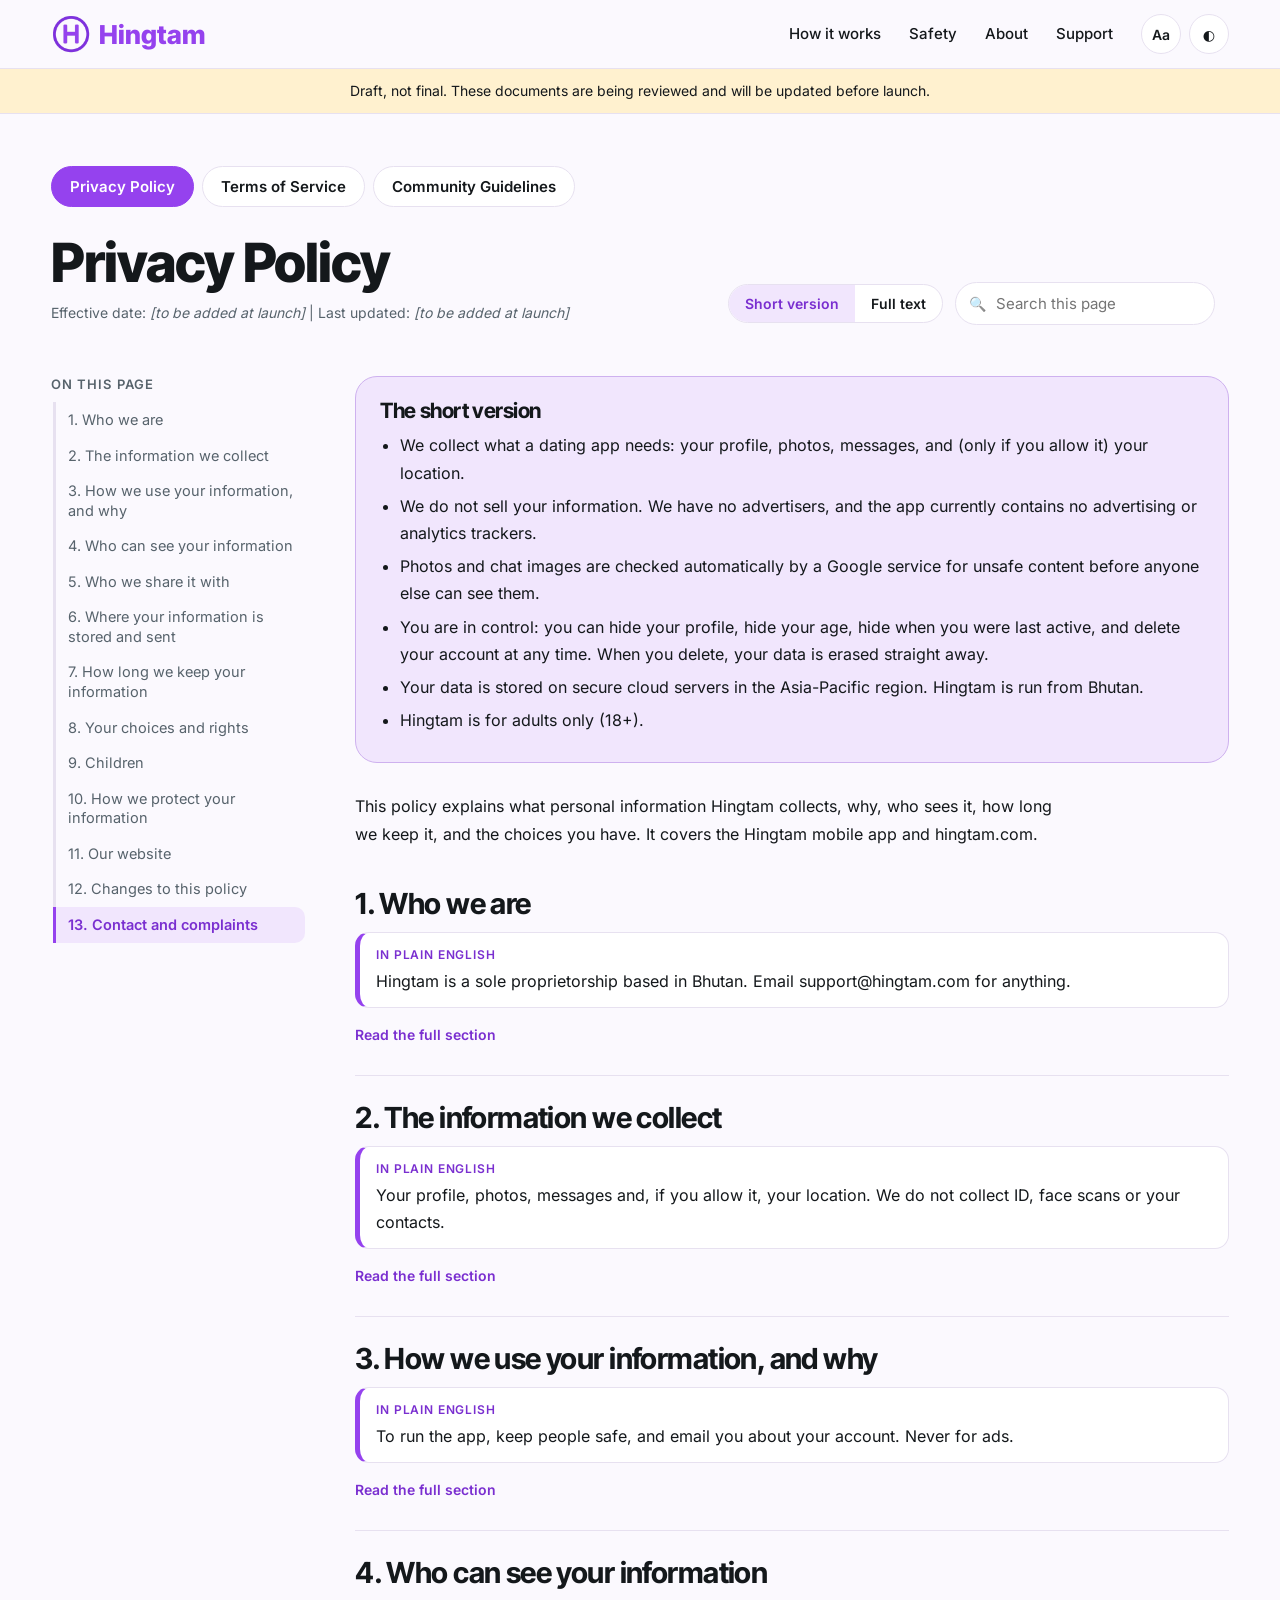
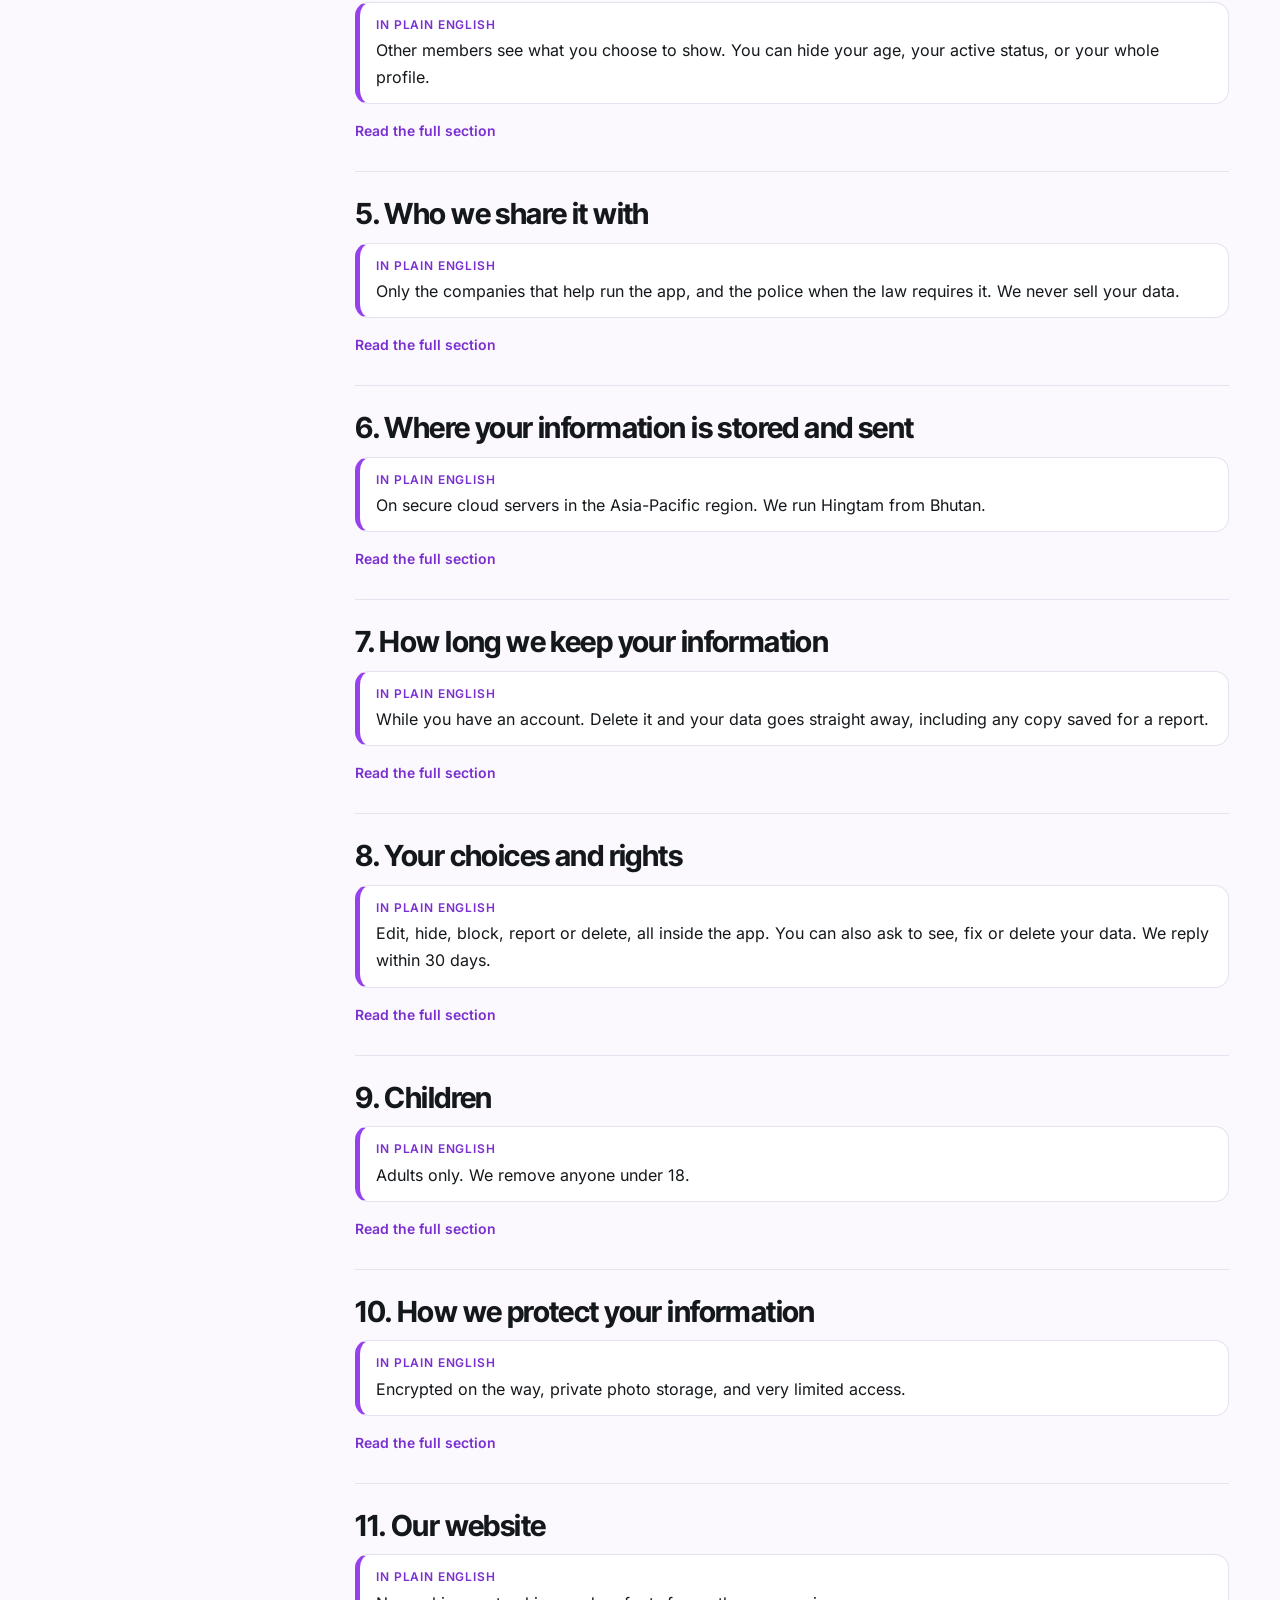
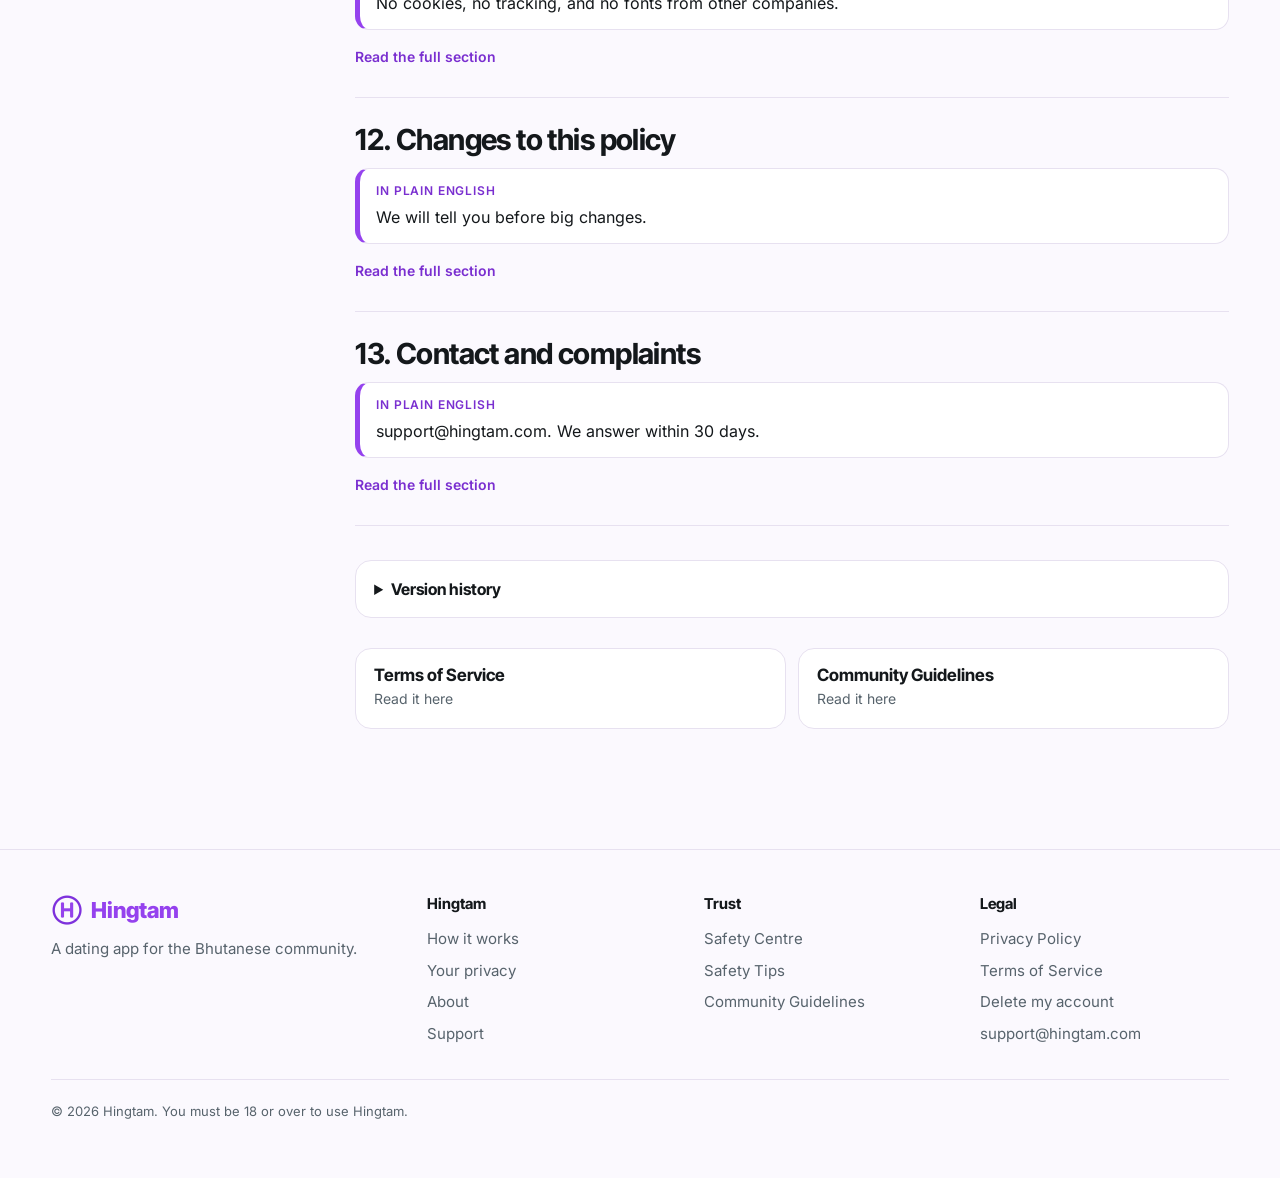
<file: privacy/index.html>
<!doctype html>
<html lang="en"><head><meta charset="utf-8"><meta name="viewport" content="width=device-width, initial-scale=1"><title>Privacy Policy | Hingtam</title><meta name="description" content="What Hingtam collects, why, who sees it, how long we keep it, and the choices you have."><meta name="robots" content="noindex, nofollow"><meta property="og:title" content="Privacy Policy | Hingtam"><meta property="og:description" content="What Hingtam collects, why, who sees it, how long we keep it, and the choices you have."><meta property="og:type" content="website"><meta property="og:url" content="https://hingtam.com/privacy/"><meta property="og:image" content="https://hingtam.com/assets/images/og.jpg"><meta name="twitter:card" content="summary_large_image"><link rel="icon" type="image/png" href="/assets/images/favicon.png"><link rel="preload" href="/assets/fonts/inter-400.woff2" as="font" type="font/woff2" crossorigin><link rel="stylesheet" href="/assets/site.css?v=mvys3u76"><script>if(location.hostname==="puku6157-boop.github.io"){location.replace("https://hingtam.com"+location.pathname.replace(/^\/hingtam-web/,"")+location.search+location.hash)}</script><script>try{var t=localStorage.getItem("hg-theme");if(t==="dark"||t==="light")document.documentElement.setAttribute("data-theme",t)}catch(e){}document.documentElement.classList.add("js")</script></head><body><a class="skip" href="#main">Skip to content</a><header class="site"><div class="wrap bar"><a class="brand" href="/" aria-label="Hingtam home"><img src="/assets/images/logo.png" alt="" width="40" height="40">Hingtam</a><nav class="main" id="mainNav" aria-label="Main"><a href="/#how">How it works</a><a href="/safety-centre/">Safety</a><a href="/about/">About</a><a href="/support/">Support</a></nav><div class="tools"><button class="tool" id="readBtn" aria-pressed="false" title="Readable text: bigger, clearer letters" aria-label="Readable text">Aa</button><button class="tool" id="themeBtn" title="Switch light or dark" aria-label="Switch light or dark">&#9680;</button><button class="tool menu-btn" id="menuBtn" aria-expanded="false" aria-controls="mainNav" aria-label="Menu">&#9776;</button></div></div></header><main id="main"><div class="draft-banner">Draft, not final. These documents are being reviewed and will be updated before launch.</div><div class="wrap narrow"><div class="pagehead" style="padding-bottom:0"><div class="doctabs" aria-label="Documents"><a href="/privacy/" aria-current="page">Privacy Policy</a><a href="/terms/">Terms of Service</a><a href="/community-guidelines/">Community Guidelines</a></div><div class="title-row"><div><h1 class="doc">Privacy Policy</h1><div class="upd">Effective date: <span class="tba">[to be added at launch]</span>   |   Last updated: <span class="tba">[to be added at launch]</span></div></div><div class="controls"><div class="seg" role="group" aria-label="How much to read"><button id="mShort" aria-pressed="true">Short version</button><button id="mFull" aria-pressed="false">Full text</button></div><label class="search"><input id="q" type="search" placeholder="Search this page" aria-label="Search this document"></label></div></div><div class="found" id="found" role="status"></div></div></div><div class="wrap narrow layout" id="legal"><nav class="toc" aria-label="Contents"><h4>On this page</h4><div id="toc"><a href="#privacy-1">1. Who we are</a><a href="#privacy-2">2. The information we collect</a><a href="#privacy-3">3. How we use your information, and why</a><a href="#privacy-4">4. Who can see your information</a><a href="#privacy-5">5. Who we share it with</a><a href="#privacy-6">6. Where your information is stored and sent</a><a href="#privacy-7">7. How long we keep your information</a><a href="#privacy-8">8. Your choices and rights</a><a href="#privacy-9">9. Children</a><a href="#privacy-10">10. How we protect your information</a><a href="#privacy-11">11. Our website</a><a href="#privacy-12">12. Changes to this policy</a><a href="#privacy-13">13. Contact and complaints</a></div></nav><div><div class="jump"><select id="jump" aria-label="Jump to a section"><option value="">Jump to a section&hellip;</option><option value="privacy-1">1. Who we are</option><option value="privacy-2">2. The information we collect</option><option value="privacy-3">3. How we use your information, and why</option><option value="privacy-4">4. Who can see your information</option><option value="privacy-5">5. Who we share it with</option><option value="privacy-6">6. Where your information is stored and sent</option><option value="privacy-7">7. How long we keep your information</option><option value="privacy-8">8. Your choices and rights</option><option value="privacy-9">9. Children</option><option value="privacy-10">10. How we protect your information</option><option value="privacy-11">11. Our website</option><option value="privacy-12">12. Changes to this policy</option><option value="privacy-13">13. Contact and complaints</option></select></div><div class="summary"><h2>The short version</h2><ul><li>We collect what a dating app needs: your profile, photos, messages, and (only if you allow it) your location.</li><li>We do not sell your information. We have no advertisers, and the app currently contains no advertising or analytics trackers.</li><li>Photos and chat images are checked automatically by a Google service for unsafe content before anyone else can see them.</li><li>You are in control: you can hide your profile, hide your age, hide when you were last active, and delete your account at any time. When you delete, your data is erased straight away.</li><li>Your data is stored on secure cloud servers in the Asia-Pacific region. Hingtam is run from Bhutan.</li><li>Hingtam is for adults only (18+).</li></ul></div><div class="intro"><p>This policy explains what personal information Hingtam collects, why, who sees it, how long we keep it, and the choices you have. It covers the Hingtam mobile app and hingtam.com.</p></div><section class="sec" id="privacy-1"><h2>1. Who we are</h2><div class="plain"><b>In plain English</b>Hingtam is a sole proprietorship based in Bhutan. Email support@hingtam.com for anything.</div><button class="more-btn" data-more>Read the full section</button><div class="full"><p>Hingtam is a dating app for Bhutanese people looking to make meaningful connections, and for those who want to meet them. We are Hingtam, a sole proprietorship based in the Kingdom of Bhutan, and we provide the platform (called &quot;Hingtam&quot;, &quot;we&quot; or &quot;us&quot; in this policy).</p><p>We decide how and why your personal information is used, so we are responsible for it (the &quot;controller&quot;, in the words some laws use). You can reach us at <b>support@hingtam.com</b> about anything in this policy.</p><p>Hingtam is designed for people in Bhutan. Anyone who uses it from somewhere else is welcome, and gets the same protections described here.</p></div></section><section class="sec" id="privacy-2"><h2>2. The information we collect</h2><div class="plain"><b>In plain English</b>Your profile, photos, messages and, if you allow it, your location. We do not collect ID, face scans or your contacts.</div><button class="more-btn" data-more>Read the full section</button><div class="full"><h3>What you give us</h3><ul><li><b>Account details</b> — your email address, or what Google or Apple gives us if you sign in with them (with Apple this may be a private relay address), and basic profile details.</li><li><b>Your profile</b> — your name, date of birth, gender, who you are interested in, photos, bio, prompt answers and interests.</li><li><b>Optional details</b> — anything you choose to add, such as height, star sign, where you were born, drinking, smoking, diet, love language, personality type and what you are looking for.</li><li><b>Your preferences</b> — such as how far away you want to see people, and your privacy settings.</li><li><b>Your messages</b> — the messages and images you send.</li><li><b>Reports and contact</b> — what you tell us when you report someone, appeal a decision or email support. When someone is reported, we also copy the last 30 messages between the two people, so the review team can see what happened even if a message is later unsent or the chat is deleted (see section 7).</li></ul><p>To use Hingtam you must give us your email address (or sign in with Google or Apple), first name, date of birth, gender, who you are interested in, and at least one photo. Everything else is optional.</p><h3>Sensitive information</h3><p>Some of what you tell us can reveal sensitive things: your gender and who you are interested in (which can show your sexual orientation), where you were born (which can suggest ethnicity or nationality), your photos, and optional details like drinking, smoking and diet (which can relate to health or religious practice). Adding them is your choice, and you can change or remove most of them in Edit Profile at any time. We use them only to run Hingtam: to show you people who may suit you, and to show you to them. By adding them, you agree to that use.</p><h3>Your location</h3><p>If you allow it, we read your phone's location while you use Hingtam and save one point, rounded to about 500 metres, so your exact spot is never stored. We use it only to work out distances and show people nearby. We keep one most-recent point, never a history, and refresh it when you open the app. Other members see a distance in whole kilometres, never your coordinates. You can turn location off at any time in Settings, then Location (this deletes the saved point), or in your phone's settings. You can also choose a town or city instead: we then save a point in the middle of it, and its name, which only you can see. Hingtam still works without location, but distance-based matching does not. If you search for a place that is not on our list, what you type is sent to Apple or Google's place search.</p><h3>What we record when you use Hingtam</h3><ul><li>Your likes, passes, Super Likes, matches, blocks, hidden profiles and reports.</li><li>The counts we need to apply your plan's daily limits.</li><li>When you were last active. Other members may see this (for example &quot;Active now&quot;) unless you turn it off in Settings.</li><li>Your plan (Free, Pro or Premium) and whether it is monthly or yearly. Apple or Google take the payment; we never see your card details.</li><li>If you turn on notifications: a code that identifies your phone to the notification services, and your notification choices. We remove the code when you sign out, delete your account, or it stops working.</li><li>Sign-in data that keeps you logged in, and technical records (such as your IP address and request times) that our service providers keep for security and for fixing faults.</li></ul><h3>What we do not collect</h3><ul><li>No government ID documents, face scans or other biometric data.</li><li>No access to your phone contacts, microphone or advertising ID.</li><li>No history of your movements.</li></ul><p>If we ever add something like ID or selfie verification, we will update this policy first and ask for your consent where the law requires it.</p></div></section><section class="sec" id="privacy-3"><h2>3. How we use your information, and why</h2><div class="plain"><b>In plain English</b>To run the app, keep people safe, and email you about your account. Never for ads.</div><button class="more-btn" data-more>Read the full section</button><div class="full"><p>Some privacy laws ask us to name the legal reason for each use. Here they are:</p><ul><li><b>To run Hingtam</b> — create your profile, show you candidates, match you, deliver messages, and apply your plan. <i>Reason: needed to provide the service you asked for (contract).</i></li><li><b>To work out distance</b> — using your location, if you allow it. <i>Reason: your consent, which you can withdraw at any time.</i></li><li><b>To use the sensitive details you add</b> (section 2). <i>Reason: your explicit consent.</i></li><li><b>To keep people safe</b> — screening photos, reviewing reports (including the saved copy of the recent messages between the two people), banning accounts that break our rules, keeping a record of what our review team decides, stopping banned people from returning, and preventing scams. <i>Reason: our legitimate interest in a safe service, and legal duties.</i></li><li><b>To send the notifications you ask for</b> — new matches, messages and likes. They say who it is from, never what a message says. <i>Reason: your consent, which you can withdraw in Settings or in your phone's settings.</i></li><li><b>To contact you about your account</b> — sign-in codes, email-change confirmations and important notices. This includes an email if your account is closed (with the reason and how to appeal) or restored, and an email to someone who made a report, telling them the outcome (never who the other person is or what was done to them). We send no marketing emails; if we ever do, we will ask first. <i>Reason: contract.</i></li><li><b>To fix problems and keep the app secure.</b> <i>Reason: our legitimate interest.</i></li><li><b>To meet legal duties and handle disputes.</b> <i>Reason: legal duty and legitimate interest.</i></li></ul><h3>Automated decisions</h3><ul><li><b>Safety screening.</b> Every photo and chat image is checked by an automated service (Google Cloud Vision SafeSearch) for nudity and graphic violence before anyone else sees it. A rejected image is not saved. Checks can be wrong: if you think a photo was rejected by mistake, email support@hingtam.com and a person will look.</li><li><b>Who you see, and in what order.</b> Candidates are chosen using your preferences (who you are interested in, distance, blocks) and ordered by a simple score: whether you want the same thing, shared interests, and recent activity. &quot;Top Picks&quot; are ordered by recent likes. The order never hides someone who matches your preferences, and it does not use your sensitive details to exclude anyone.</li></ul></div></section><section class="sec" id="privacy-4"><h2>4. Who can see your information</h2><div class="plain"><b>In plain English</b>Other members see what you choose to show. You can hide your age, your active status, or your whole profile.</div><button class="more-btn" data-more>Read the full section</button><div class="full"><ul><li><b>Other members</b> see what you choose to show: first name, photos, bio, prompts, interests, the optional details you add, an approximate distance and, unless you turn them off, your age and when you were last active. Members you match with also see your messages.</li><li><b>Paying members</b> have extra tools, such as seeing who has liked them. They see only what other members see.</li><li><b>Screenshots.</b> We cannot stop another member copying or screenshotting what you share, so only share what you are comfortable with.</li></ul><p>You control what is visible: <b>Hide my profile</b> removes you from other people's decks, <b>Show my age</b> and <b>Show when I'm active</b> can be switched off, and you can block or hide anyone.</p></div></section><section class="sec" id="privacy-5"><h2>5. Who we share it with</h2><div class="plain"><b>In plain English</b>Only the companies that help run the app, and the police when the law requires it. We never sell your data.</div><button class="more-btn" data-more>Read the full section</button><div class="full"><p>We do not sell your personal information, and we do not share it with advertisers or data brokers. We share it only with:</p><ul><li><b>Service providers who help us run Hingtam</b>, who may use your information only to provide their service to us: Supabase (our database, sign-in and file storage, hosted in the Asia-Pacific region); Google (Google Cloud Vision for photo and image safety checks, and Google sign-in if you choose it); Apple (Sign in with Apple, if you choose it); Resend (account emails such as sign-in codes, and emails about reports and decisions on accounts); Expo (which delivers notifications to your phone through Apple's and Google's notification services, and so receives the notification text, which includes the sender's first name, and the code that identifies your phone); and Apple and Google (app store billing and their notification services).</li><li><b>Authorities</b>, when the law requires it, or when we believe it is necessary to protect someone's life or safety, to report child sexual exploitation or other serious crime, or to protect our rights. Where we are allowed to, we will tell you first.</li><li><b>A new owner</b>, if Hingtam is ever sold or merged, on terms that keep this policy's protections for your information.</li><li><b>Anyone else, only with your clear permission.</b></li></ul></div></section><section class="sec" id="privacy-6"><h2>6. Where your information is stored and sent</h2><div class="plain"><b>In plain English</b>On secure cloud servers in the Asia-Pacific region. We run Hingtam from Bhutan.</div><button class="more-btn" data-more>Read the full section</button><div class="full"><p>Hingtam is run from Bhutan. Your information is stored on secure cloud servers in the Asia-Pacific region, outside Bhutan, and we access it from Bhutan. Our service providers may handle it in other countries too, including the United States (for example, Google's image-safety check and our notification service). Bhutan does not have a general data protection law of the kind some countries have, so we apply this policy to everyone, wherever they live. Where a law requires safeguards for sending information abroad, we use them, such as written agreements with our providers.</p></div></section><section class="sec" id="privacy-7"><h2>7. How long we keep your information</h2><div class="plain"><b>In plain English</b>While you have an account. Delete it and your data goes straight away, including any copy saved for a report.</div><button class="more-btn" data-more>Read the full section</button><div class="full"><ul><li><b>While you have an account</b> — we keep what you give us so Hingtam works.</li><li><b>When you delete your account</b> (Settings, then Delete Account) — we erase your profile, photos, interests, prompt answers, likes, matches, blocks, reports (including the saved copy of messages) and messages (including images you sent) straight away. This also removes the conversations from the other person's side. Nothing is kept &quot;just in case&quot;, apart from the exceptions below.</li><li><b>Reports.</b> When someone is reported, the last 30 messages between the two people are copied for our review team and kept until the report is deleted. The report, and that copy, are erased when either person deletes their account.</li><li><b>Exceptions.</b> For an account that was banned, we keep a scrambled, one-way fingerprint of its email address (not the address itself, and nothing else about the person) for as long as needed to stop it being used to sign up again. We also keep a log of what our review team did (for example, opened or dismissed a report, banned or restored an account, and the reason chosen), which holds internal ID numbers and no names, photos or messages, so that our actions can be checked.</li><li><b>Photos that fail safety screening</b> are not saved.</li><li><b>Backups and logs.</b> Our hosting provider may keep short-term backups and technical logs. Deleted information drops out of backups as they rotate, normally within 30 days, and we do not restore deleted accounts.</li><li><b>Legal reasons.</b> If we must keep something by law, or need it to handle a legal claim or an investigation, we keep only what is needed, for as long as it is needed.</li></ul></div></section><section class="sec" id="privacy-8"><h2>8. Your choices and rights</h2><div class="plain"><b>In plain English</b>Edit, hide, block, report or delete, all inside the app. You can also ask to see, fix or delete your data. We reply within 30 days.</div><button class="more-btn" data-more>Read the full section</button><div class="full"><h3>Your choices</h3><ul><li><b>Edit or remove</b> your profile details, photos, prompts and interests in Edit Profile.</li><li><b>Privacy settings</b> in Settings: hide your profile, hide your age, and hide when you were last active.</li><li><b>Location:</b> turn it off, or choose a city instead, in Settings, then Location, or change it in your phone's settings, at any time.</li><li><b>Block, hide or report</b> anyone. Reporting someone also blocks them.</li><li><b>Delete your account</b> in Settings. If you cannot get into the app, email support@hingtam.com from the address on your account and we will do it for you.</li></ul><h3>Your rights</h3><p>Wherever you live, you can ask us to:</p><ul><li>tell you what personal information we hold about you and give you a copy;</li><li>correct information that is wrong;</li><li>delete your information (you can also just delete your account);</li><li>stop or limit how we use it, or object to a use you do not agree with;</li><li>give you your information in a portable format; and</li><li>withdraw a consent you gave us (for example, for location).</li></ul><p>To make a request, email <b>support@hingtam.com</b> from the email address on your account (so we know it is you) or use the in-app controls. We aim to reply within 30 days. We will not charge a fee unless a request is clearly excessive. If the law where you live gives you further rights that apply to us, we will respect them.</p><p>If you are not happy with our response, please tell us first. You can also complain to the data protection regulator where you live, if there is one. In Bhutan, privacy is mainly covered by the Information, Communications and Media Act 2018 and the National Digital Identity Act 2023, and you can raise concerns with the relevant Bhutanese authority.</p></div></section><section class="sec" id="privacy-9"><h2>9. Children</h2><div class="plain"><b>In plain English</b>Adults only. We remove anyone under 18.</div><button class="more-btn" data-more>Read the full section</button><div class="full"><p>Hingtam is for people who are 18 or older. We ask for your date of birth when you sign up and do not let anyone under 18 create an account. We do not knowingly collect information from anyone under 18. If you think someone under 18 is using Hingtam, tell us at support@hingtam.com or use Report in the app. We will remove the account and its information. Any content involving minors is banned and may be reported to the authorities.</p></div></section><section class="sec" id="privacy-10"><h2>10. How we protect your information</h2><div class="plain"><b>In plain English</b>Encrypted on the way, private photo storage, and very limited access.</div><button class="more-btn" data-more>Read the full section</button><div class="full"><ul><li>Information is encrypted while it travels between your phone and our servers.</li><li>Our hosting provider encrypts stored data, and photos are kept in private storage that is shared with other members only through short-lived links.</li><li>Access rules in the database mean a member can only read what they are allowed to see.</li><li>Only a very small number of people can reach the systems. Administrators must sign in with two-step verification, and what they do is logged.</li><li>Sign-in uses one-time email codes, Google sign-in or Sign in with Apple, so there are no passwords for us to lose.</li></ul><p>No system is completely safe. If a breach is likely to harm you, we will tell you and the authorities as the law requires, without undue delay, and explain what happened and what you can do.</p></div></section><section class="sec" id="privacy-11"><h2>11. Our website</h2><div class="plain"><b>In plain English</b>No cookies, no tracking, and no fonts from other companies.</div><button class="more-btn" data-more>Read the full section</button><div class="full"><p>hingtam.com shows information about Hingtam and our legal documents. It does not use cookies or analytics, and it does not collect anything from you. Its fonts are stored on our own site, so opening a page does not contact any other company.</p></div></section><section class="sec" id="privacy-12"><h2>12. Changes to this policy</h2><div class="plain"><b>In plain English</b>We will tell you before big changes.</div><button class="more-btn" data-more>Read the full section</button><div class="full"><p>We may update this policy as Hingtam grows or the law changes. If a change is significant, we will tell you in the app or by email before it takes effect, and for changes that need your consent we will ask again. The &quot;last updated&quot; date at the top always shows the current version. If you do not agree to a change, you can delete your account.</p></div></section><section class="sec" id="privacy-13"><h2>13. Contact and complaints</h2><div class="plain"><b>In plain English</b>support@hingtam.com. We answer within 30 days.</div><button class="more-btn" data-more>Read the full section</button><div class="full"><p>Questions, requests or complaints: <b>support@hingtam.com</b>. We will answer within 30 days.</p></div></section><details class="hist"><summary>Version history</summary><p><b>Version 1.0</b>, launch version. When we change this document in a way that matters, each version will be listed here with what changed.</p></details><div class="others"><a href="/terms/"><b>Terms of Service</b><span>Read it here</span></a><a href="/community-guidelines/"><b>Community Guidelines</b><span>Read it here</span></a></div></div></div></main><footer class="site"><div class="wrap"><div class="fcols"><div><a class="brand" href="/" style="font-size:22px"><img src="/assets/images/logo.png" alt="" width="32" height="32">Hingtam</a><p style="margin-top:10px;max-width:22em">A dating app for the Bhutanese community.</p></div><div><h4>Hingtam</h4><a href="/#how">How it works</a><a href="/#privacy">Your privacy</a><a href="/about/">About</a><a href="/support/">Support</a></div><div><h4>Trust</h4><a href="/safety-centre/">Safety Centre</a><a href="/safety-tips/">Safety Tips</a><a href="/community-guidelines/">Community Guidelines</a></div><div><h4>Legal</h4><a href="/privacy/">Privacy Policy</a><a href="/terms/">Terms of Service</a><a href="/delete-account/">Delete my account</a><a href="mailto:support@hingtam.com">support@hingtam.com</a></div></div><div class="fine">&copy; 2026 Hingtam. You must be 18 or over to use Hingtam.</div></div></footer><script src="/assets/site.js?v=mvys3u76" defer></script><script src="/assets/legal.js?v=mvys3u76" defer></script></body></html>
</file>
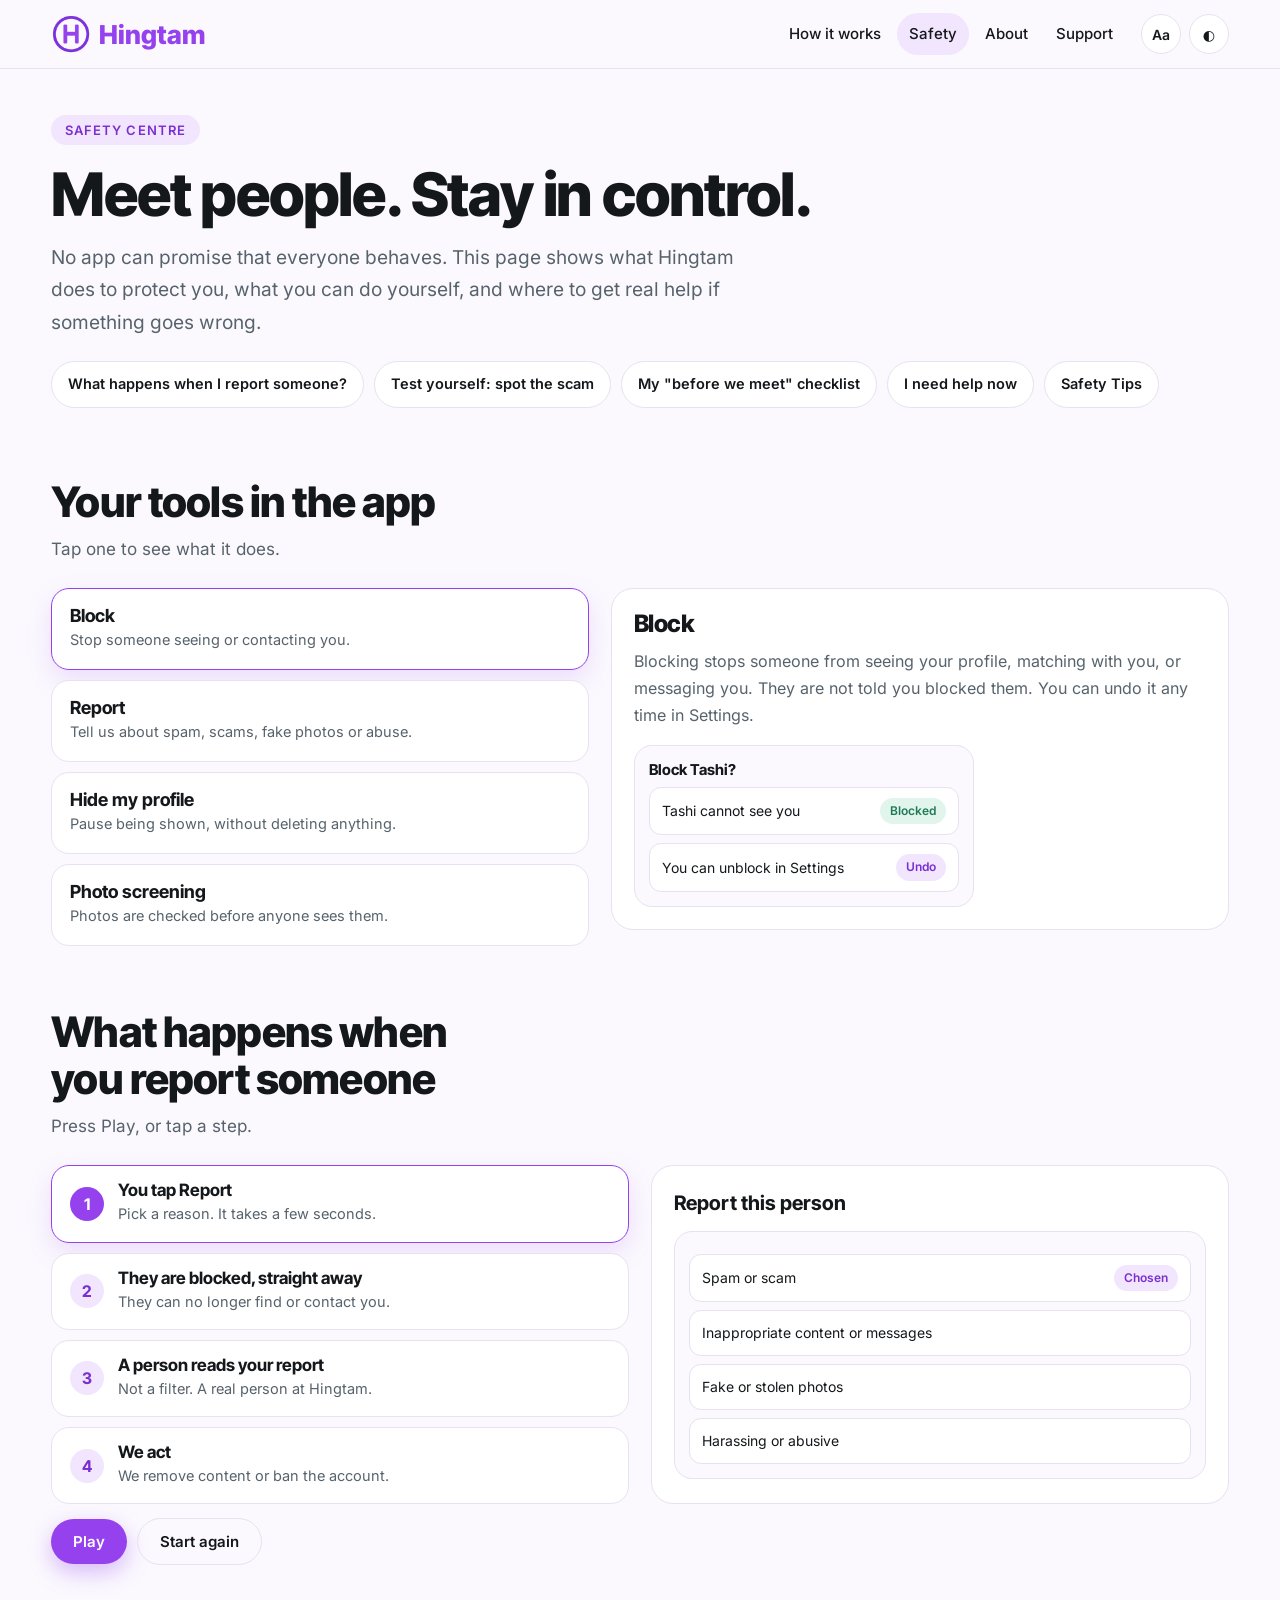
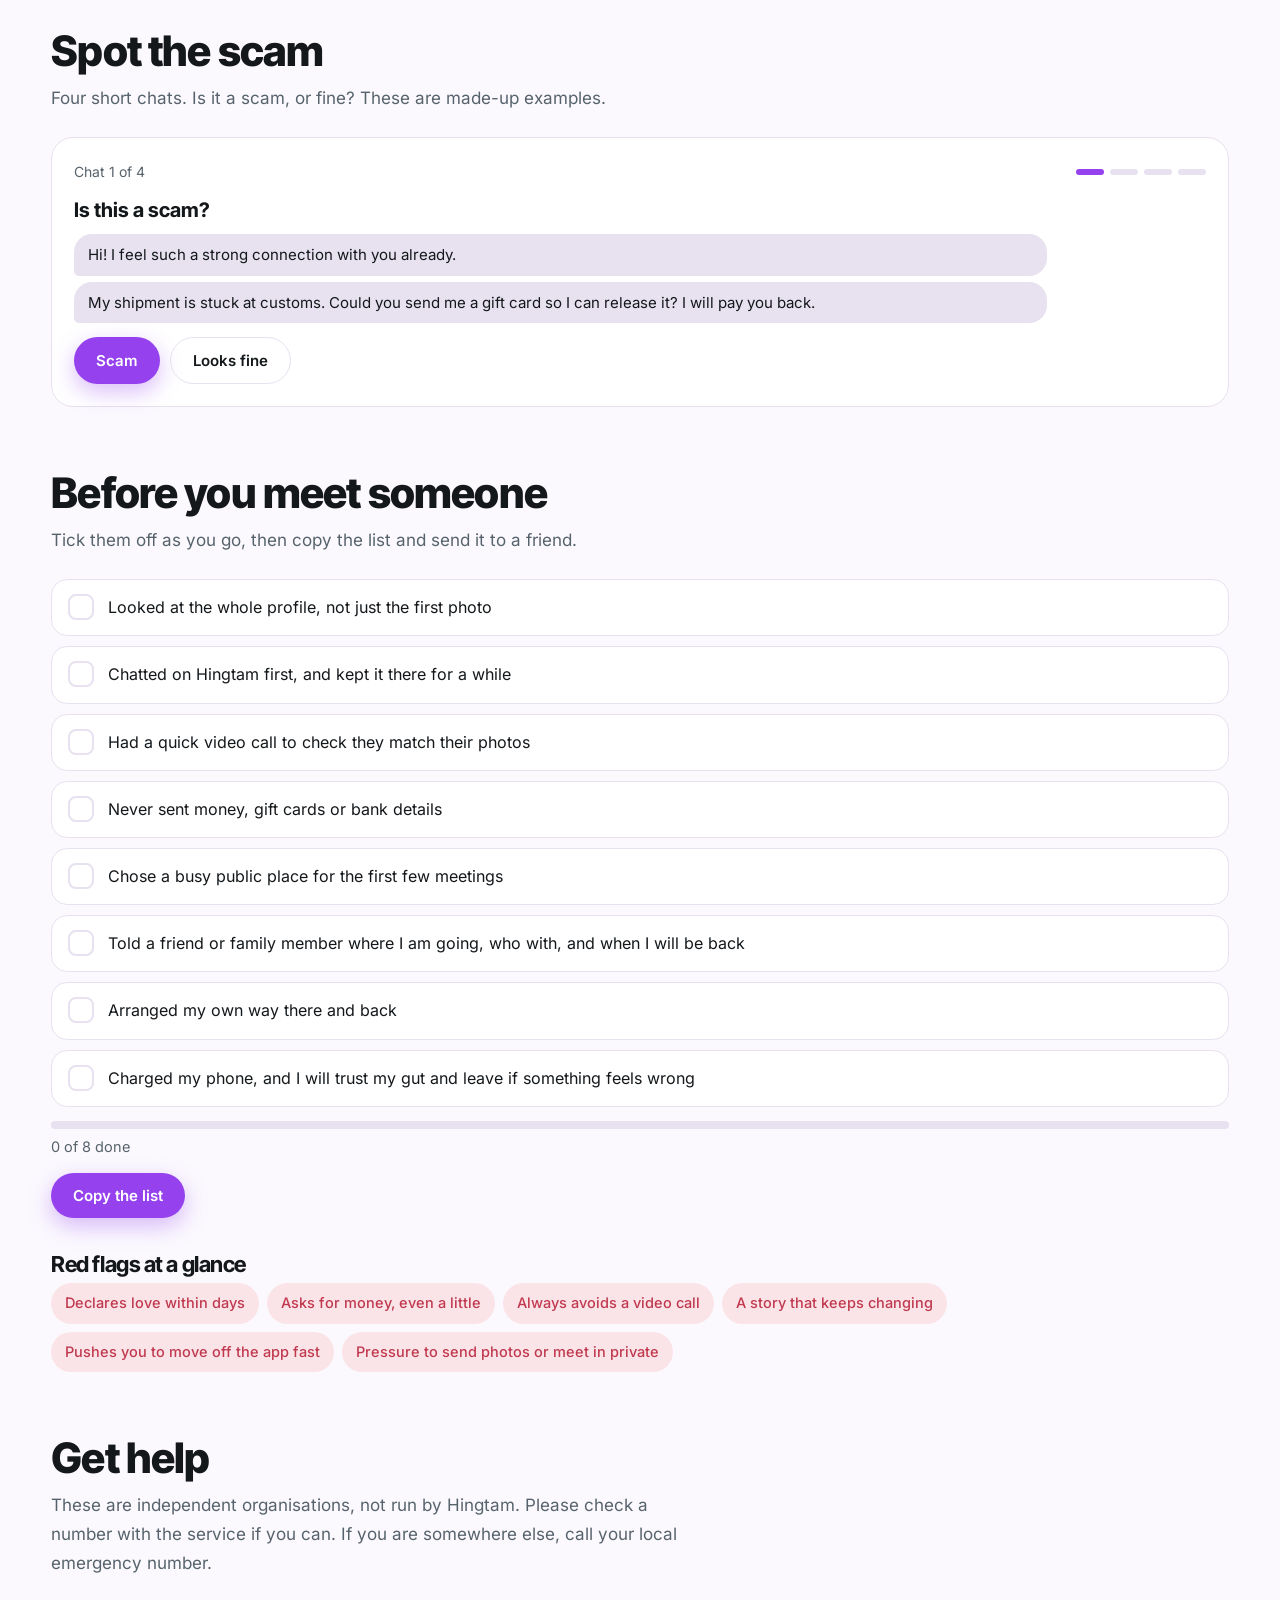
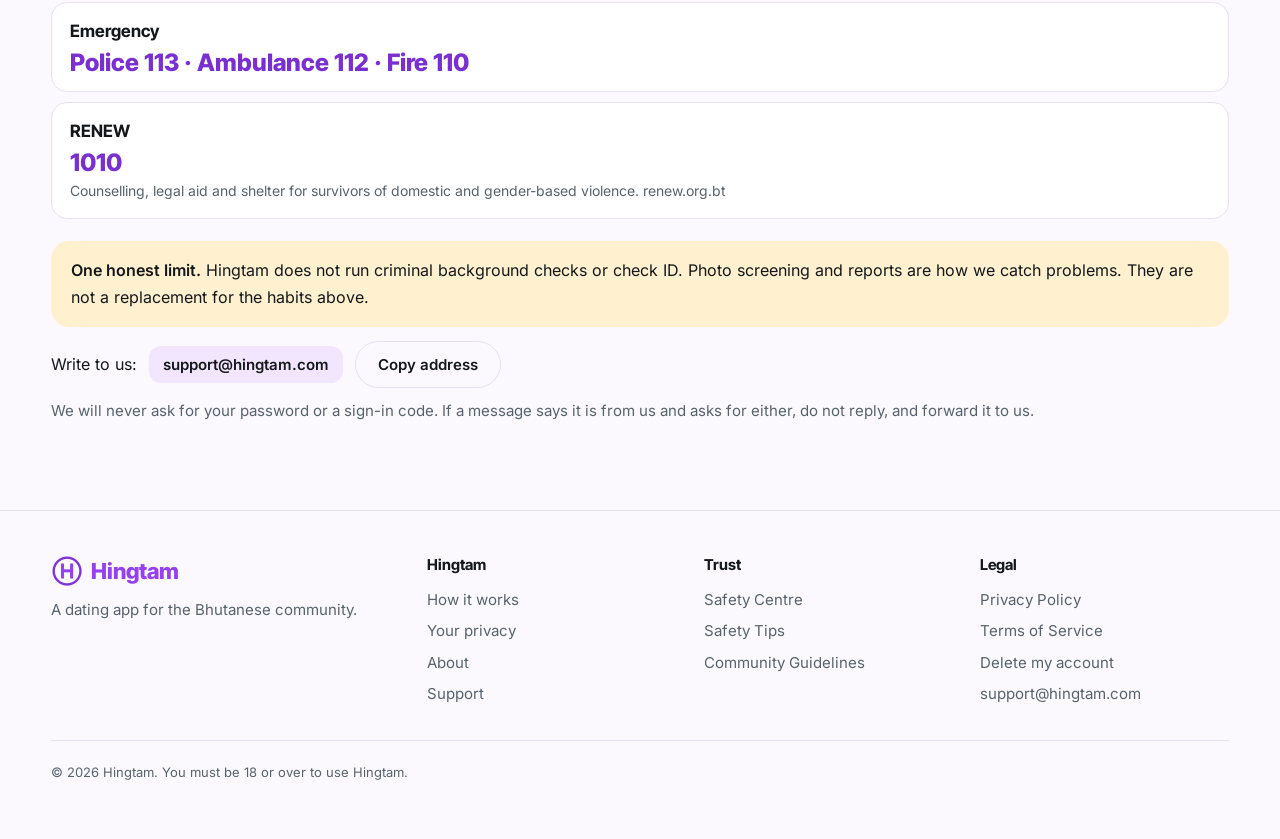
<file: safety-centre/index.html>
<!doctype html>
<html lang="en"><head><meta charset="utf-8"><meta name="viewport" content="width=device-width, initial-scale=1"><title>Safety Centre | Hingtam</title><meta name="description" content="How Hingtam protects you, what you can do yourself, and where to get help."><meta name="robots" content="noindex, nofollow"><meta property="og:title" content="Safety Centre | Hingtam"><meta property="og:description" content="How Hingtam protects you, what you can do yourself, and where to get help."><meta property="og:type" content="website"><meta property="og:url" content="https://hingtam.com/safety-centre/"><meta property="og:image" content="https://hingtam.com/assets/images/og.jpg"><meta name="twitter:card" content="summary_large_image"><link rel="icon" type="image/png" href="/assets/images/favicon.png"><link rel="preload" href="/assets/fonts/inter-400.woff2" as="font" type="font/woff2" crossorigin><link rel="stylesheet" href="/assets/site.css?v=mvys3u76"><script>if(location.hostname==="puku6157-boop.github.io"){location.replace("https://hingtam.com"+location.pathname.replace(/^\/hingtam-web/,"")+location.search+location.hash)}</script><script>try{var t=localStorage.getItem("hg-theme");if(t==="dark"||t==="light")document.documentElement.setAttribute("data-theme",t)}catch(e){}document.documentElement.classList.add("js")</script></head><body><a class="skip" href="#main">Skip to content</a><header class="site"><div class="wrap bar"><a class="brand" href="/" aria-label="Hingtam home"><img src="/assets/images/logo.png" alt="" width="40" height="40">Hingtam</a><nav class="main" id="mainNav" aria-label="Main"><a href="/#how">How it works</a><a href="/safety-centre/" aria-current="page">Safety</a><a href="/about/">About</a><a href="/support/">Support</a></nav><div class="tools"><button class="tool" id="readBtn" aria-pressed="false" title="Readable text: bigger, clearer letters" aria-label="Readable text">Aa</button><button class="tool" id="themeBtn" title="Switch light or dark" aria-label="Switch light or dark">&#9680;</button><button class="tool menu-btn" id="menuBtn" aria-expanded="false" aria-controls="mainNav" aria-label="Menu">&#9776;</button></div></div></header><main id="main"><div class="wrap narrow"><div class="pagehead"><span class="eyebrow">Safety Centre</span><h1 class="big">Meet people. Stay in control.</h1><p class="lead">No app can promise that everyone behaves. This page shows what Hingtam does to protect you, what you can do yourself, and where to get real help if something goes wrong.</p><div class="quick"><a href="#report">What happens when I report someone?</a><a href="#scam">Test yourself: spot the scam</a><a href="#meet">My "before we meet" checklist</a><a href="#help">I need help now</a><a href="/safety-tips/">Safety Tips</a></div></div><section class="block" id="tools"><div class="sh"><h2>Your tools in the app</h2><p>Tap one to see what it does.</p></div><div class="tl"><div class="tbtns" role="tablist" aria-label="Safety tools"><button class="tbtn" role="tab" aria-selected="true" data-t="0"><b>Block</b><span>Stop someone seeing or contacting you.</span></button><button class="tbtn" role="tab" aria-selected="false" data-t="1"><b>Report</b><span>Tell us about spam, scams, fake photos or abuse.</span></button><button class="tbtn" role="tab" aria-selected="false" data-t="2"><b>Hide my profile</b><span>Pause being shown, without deleting anything.</span></button><button class="tbtn" role="tab" aria-selected="false" data-t="3"><b>Photo screening</b><span>Photos are checked before anyone sees them.</span></button></div><div class="card tpanel" id="tpanel"></div></div></section><section class="block" id="report"><div class="sh"><h2>What happens when you report someone</h2><p>Press Play, or tap a step.</p></div><div class="walk"><div class="wsteps" role="tablist" aria-label="Steps"><button class="ws" role="tab" aria-selected="true" data-s="0"><span class="n">1</span><span><b>You tap Report</b><span class="sub">Pick a reason. It takes a few seconds.</span></span></button><button class="ws" role="tab" aria-selected="false" data-s="1"><span class="n">2</span><span><b>They are blocked, straight away</b><span class="sub">They can no longer find or contact you.</span></span></button><button class="ws" role="tab" aria-selected="false" data-s="2"><span class="n">3</span><span><b>A person reads your report</b><span class="sub">Not a filter. A real person at Hingtam.</span></span></button><button class="ws" role="tab" aria-selected="false" data-s="3"><span class="n">4</span><span><b>We act</b><span class="sub">We remove content or ban the account.</span></span></button></div><div class="card stage2" id="wstage" aria-live="polite"></div></div><div class="playrow"><button class="btn primary" id="wplay">Play</button><button class="btn ghost" id="wreset">Start again</button><span style="color:var(--muted);font-size:14px" id="wnote"></span></div></section><section class="block" id="scam"><div class="sh"><h2>Spot the scam</h2><p>Four short chats. Is it a scam, or fine? These are made-up examples.</p></div><div class="card qz" id="qz"></div></section><section class="block" id="meet"><div class="sh"><h2>Before you meet someone</h2><p>Tick them off as you go, then copy the list and send it to a friend.</p></div><div class="cl" id="cl"></div><div class="prog"><i id="prog"></i></div><div style="color:var(--muted);font-size:14.5px" id="progt">0 of 8 done</div><div class="playrow"><button class="btn primary" id="copyList">Copy the list</button><span id="copyMsg" style="font-size:14px;color:var(--good)" aria-live="polite"></span></div><h3 style="margin-top:34px;font-size:22px">Red flags at a glance</h3><div class="flags"><span>Declares love within days</span><span>Asks for money, even a little</span><span>Always avoids a video call</span><span>A story that keeps changing</span><span>Pushes you to move off the app fast</span><span>Pressure to send photos or meet in private</span></div></section><section class="block" id="help"><div class="sh"><h2>Get help</h2><p>These are independent organisations, not run by Hingtam. Please check a number with the service if you can. If you are somewhere else, call your local emergency number.</p></div><div class="res" id="res"></div><div class="honest"><b>One honest limit.</b> Hingtam does not run criminal background checks or check ID. Photo screening and reports are how we catch problems. They are not a replacement for the habits above.</div><div class="contact"><span>Write to us:</span><code id="mailAddr">support@hingtam.com</code><button class="btn ghost" id="copyMail">Copy address</button><span id="mailMsg" style="font-size:14px;color:var(--good)" aria-live="polite"></span></div><p style="margin-top:10px;color:var(--muted);font-size:15px">We will never ask for your password or a sign-in code. If a message says it is from us and asks for either, do not reply, and forward it to us.</p></section><noscript><div class="noscript-note">The interactive parts of this page need JavaScript. The advice is the same in <a href="/safety-tips/">Safety Tips</a>.</div></noscript></div><script type="application/json" id="safety-data">{"tools":[{"h":"Block","p":"Blocking stops someone from seeing your profile, matching with you, or messaging you. They are not told you blocked them. You can undo it any time in Settings.","rows":[["Tashi cannot see you","Blocked","g"],["You can unblock in Settings","Undo",""]],"title":"Block Tashi?"},{"h":"Report","p":"Every profile and conversation has a Report button. You choose a reason, and reporting also blocks the person straight away, so we can look into it without them reaching you.","rows":[["Spam or scam","","sel"],["Inappropriate content or messages","",""],["Fake or stolen photos","",""],["Harassing or abusive","",""],["Something else","",""]],"title":"Report this person"},{"h":"Hide my profile","p":"Switch on Hide my profile in Settings and you disappear from everyone's deck. Your matches and chats stay. Switch it off and you are back. Nothing is deleted.","rows":[["Hide my profile","On","g"],["Show my age","Off",""],["Show when I'm active","Off",""]],"title":"Settings"},{"h":"Photo screening","p":"Every photo you upload, and every image sent in a chat, is checked automatically for nudity and graphic violence before anyone else can see it. If an image fails, it is not saved. If you think a photo was wrongly rejected, email us and a person will look.","rows":[["Checking this photo","Checking",""],["Passed. Visible to others","OK","g"],["Not allowed. Not saved","Rejected","b"]],"title":"New photo"}],"walk":[{"h":"You tap Report","s":"Pick a reason. It takes a few seconds.","big":"Report this person","rows":[["Spam or scam","Chosen",""],["Inappropriate content or messages","",""],["Fake or stolen photos","",""],["Harassing or abusive","",""]]},{"h":"They are blocked, straight away","s":"They can no longer find or contact you.","big":"They are blocked","rows":[["Tashi can no longer see your profile","Blocked","g"],["Tashi cannot message you","Blocked","g"]],"note":"\"Blocked. They won't be able to find or contact you.\""},{"h":"A person reads your report","s":"Not a filter. A real person at Hingtam.","big":"A person is reading it","spin":true,"note":"Automatic screening catches a lot before anyone sees it. But every report goes to a real person, who looks at the profile and the messages."},{"h":"We act","s":"We remove content or ban the account.","big":"What we may do","rows":[["Remove the content","Possible",""],["Ban the account for good","Possible","b"],["Immediate ban: anything involving minors, threats, scams","Always","b"]],"note":"We cannot always share every detail of the outcome, but we do act."}],"quiz":[{"c":[["in","Hi! I feel such a strong connection with you already."],["in","My shipment is stuck at customs. Could you send me a gift card so I can release it? I will pay you back."]],"scam":true,"why":"A fast, strong \"connection\" followed by a money or gift-card request is the classic romance scam. Never send money, gift cards or crypto to someone you met on an app."},{"c":[["in","Would you like a quick video call on Thursday before we meet on Saturday?"],["in","There is a cafe in town with lots of people. Is 4pm good?"]],"scam":false,"why":"Suggesting a video call first and meeting in a busy public place are exactly what we recommend. This is a good sign."},{"c":[["in","Hingtam Support: your account will be closed in 24 hours."],["in","Reply with the 6-digit code we just sent you to keep it."]],"scam":true,"why":"Hingtam will never ask for your password or a sign-in code. This is phishing. Do not reply, and forward it to support@hingtam.com."},{"c":[["in","This app is not safe. Let's move to another chat app right now."],["sys","The same person has refused two video calls."]],"scam":true,"why":"Pushing you off the app quickly, plus always avoiding a video call, is a common pattern in scams and catfishing. It is fine to say no, and to report the profile."}],"checklist":["Looked at the whole profile, not just the first photo","Chatted on Hingtam first, and kept it there for a while","Had a quick video call to check they match their photos","Never sent money, gift cards or bank details","Chose a busy public place for the first few meetings","Told a friend or family member where I am going, who with, and when I will be back","Arranged my own way there and back","Charged my phone, and I will trust my gut and leave if something feels wrong"],"help":[["Emergency","Police 113 · Ambulance 112 · Fire 110",""],["RENEW","1010","Counselling, legal aid and shelter for survivors of domestic and gender-based violence. renew.org.bt"]]}</script></main><footer class="site"><div class="wrap"><div class="fcols"><div><a class="brand" href="/" style="font-size:22px"><img src="/assets/images/logo.png" alt="" width="32" height="32">Hingtam</a><p style="margin-top:10px;max-width:22em">A dating app for the Bhutanese community.</p></div><div><h4>Hingtam</h4><a href="/#how">How it works</a><a href="/#privacy">Your privacy</a><a href="/about/">About</a><a href="/support/">Support</a></div><div><h4>Trust</h4><a href="/safety-centre/">Safety Centre</a><a href="/safety-tips/">Safety Tips</a><a href="/community-guidelines/">Community Guidelines</a></div><div><h4>Legal</h4><a href="/privacy/">Privacy Policy</a><a href="/terms/">Terms of Service</a><a href="/delete-account/">Delete my account</a><a href="mailto:support@hingtam.com">support@hingtam.com</a></div></div><div class="fine">&copy; 2026 Hingtam. You must be 18 or over to use Hingtam.</div></div></footer><script src="/assets/site.js?v=mvys3u76" defer></script><script src="/assets/safety.js?v=mvys3u76" defer></script></body></html>
</file>
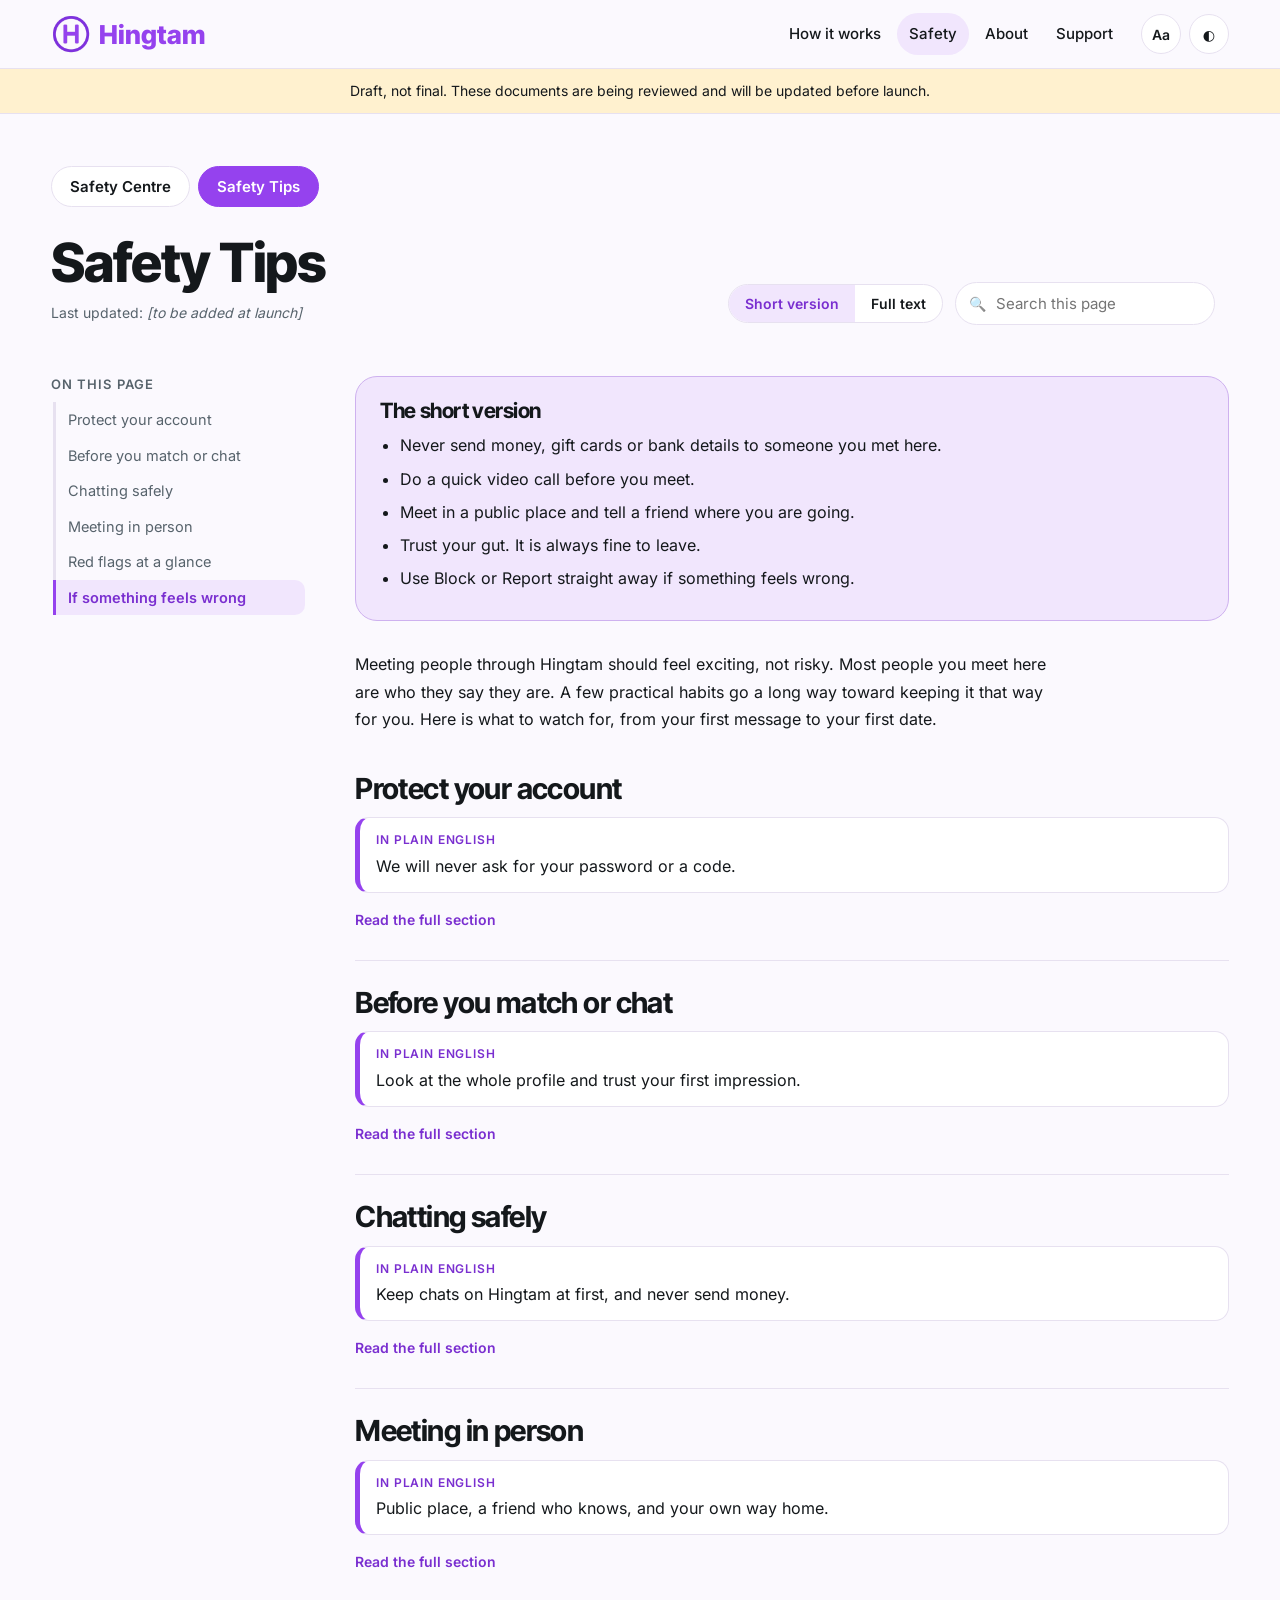
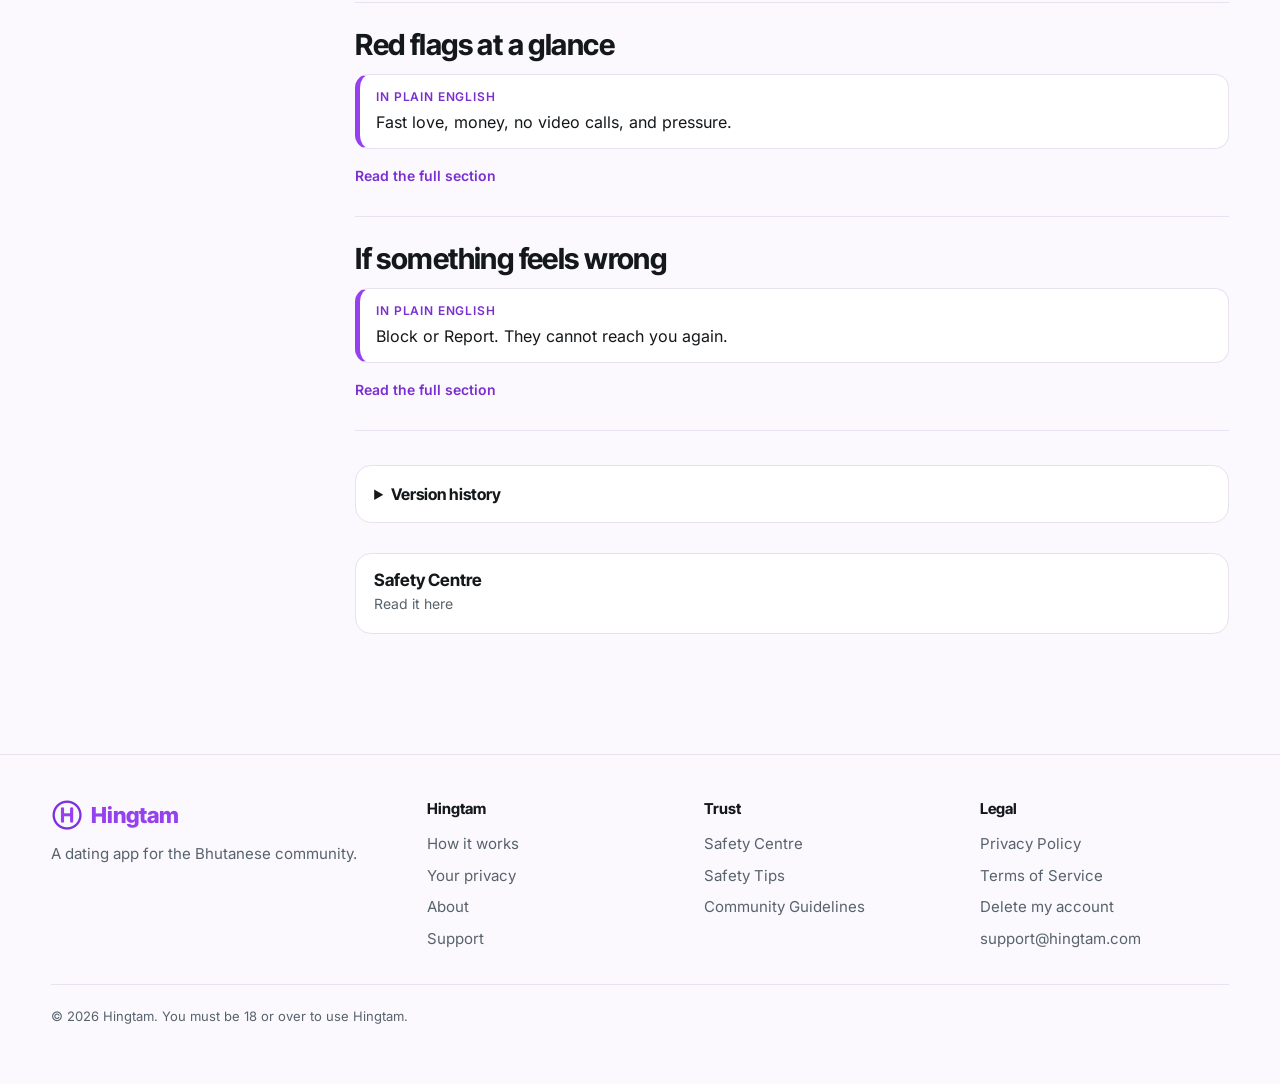
<file: safety-tips/index.html>
<!doctype html>
<html lang="en"><head><meta charset="utf-8"><meta name="viewport" content="width=device-width, initial-scale=1"><title>Safety Tips | Hingtam</title><meta name="description" content="Simple habits that keep you safe, from your first message to your first date."><meta name="robots" content="noindex, nofollow"><meta property="og:title" content="Safety Tips | Hingtam"><meta property="og:description" content="Simple habits that keep you safe, from your first message to your first date."><meta property="og:type" content="website"><meta property="og:url" content="https://hingtam.com/safety-tips/"><meta property="og:image" content="https://hingtam.com/assets/images/og.jpg"><meta name="twitter:card" content="summary_large_image"><link rel="icon" type="image/png" href="/assets/images/favicon.png"><link rel="preload" href="/assets/fonts/inter-400.woff2" as="font" type="font/woff2" crossorigin><link rel="stylesheet" href="/assets/site.css?v=mvys3u76"><script>if(location.hostname==="puku6157-boop.github.io"){location.replace("https://hingtam.com"+location.pathname.replace(/^\/hingtam-web/,"")+location.search+location.hash)}</script><script>try{var t=localStorage.getItem("hg-theme");if(t==="dark"||t==="light")document.documentElement.setAttribute("data-theme",t)}catch(e){}document.documentElement.classList.add("js")</script></head><body><a class="skip" href="#main">Skip to content</a><header class="site"><div class="wrap bar"><a class="brand" href="/" aria-label="Hingtam home"><img src="/assets/images/logo.png" alt="" width="40" height="40">Hingtam</a><nav class="main" id="mainNav" aria-label="Main"><a href="/#how">How it works</a><a href="/safety-centre/" aria-current="page">Safety</a><a href="/about/">About</a><a href="/support/">Support</a></nav><div class="tools"><button class="tool" id="readBtn" aria-pressed="false" title="Readable text: bigger, clearer letters" aria-label="Readable text">Aa</button><button class="tool" id="themeBtn" title="Switch light or dark" aria-label="Switch light or dark">&#9680;</button><button class="tool menu-btn" id="menuBtn" aria-expanded="false" aria-controls="mainNav" aria-label="Menu">&#9776;</button></div></div></header><main id="main"><div class="draft-banner">Draft, not final. These documents are being reviewed and will be updated before launch.</div><div class="wrap narrow"><div class="pagehead" style="padding-bottom:0"><div class="doctabs" aria-label="Documents"><a href="/safety-centre/">Safety Centre</a><a href="/safety-tips/" aria-current="page">Safety Tips</a></div><div class="title-row"><div><h1 class="doc">Safety Tips</h1><div class="upd">Last updated: <span class="tba">[to be added at launch]</span></div></div><div class="controls"><div class="seg" role="group" aria-label="How much to read"><button id="mShort" aria-pressed="true">Short version</button><button id="mFull" aria-pressed="false">Full text</button></div><label class="search"><input id="q" type="search" placeholder="Search this page" aria-label="Search this document"></label></div></div><div class="found" id="found" role="status"></div></div></div><div class="wrap narrow layout" id="legal"><nav class="toc" aria-label="Contents"><h4>On this page</h4><div id="toc"><a href="#safety-tips-1">Protect your account</a><a href="#safety-tips-2">Before you match or chat</a><a href="#safety-tips-3">Chatting safely</a><a href="#safety-tips-4">Meeting in person</a><a href="#safety-tips-5">Red flags at a glance</a><a href="#safety-tips-6">If something feels wrong</a></div></nav><div><div class="jump"><select id="jump" aria-label="Jump to a section"><option value="">Jump to a section&hellip;</option><option value="safety-tips-1">Protect your account</option><option value="safety-tips-2">Before you match or chat</option><option value="safety-tips-3">Chatting safely</option><option value="safety-tips-4">Meeting in person</option><option value="safety-tips-5">Red flags at a glance</option><option value="safety-tips-6">If something feels wrong</option></select></div><div class="summary"><h2>The short version</h2><ul><li>Never send money, gift cards or bank details to someone you met here.</li><li>Do a quick video call before you meet.</li><li>Meet in a public place and tell a friend where you are going.</li><li>Trust your gut. It is always fine to leave.</li><li>Use Block or Report straight away if something feels wrong.</li></ul></div><div class="intro"><p>Meeting people through Hingtam should feel exciting, not risky. Most people you meet here are who they say they are. A few practical habits go a long way toward keeping it that way for you. Here is what to watch for, from your first message to your first date.</p></div><section class="sec" id="safety-tips-1"><h2>Protect your account</h2><div class="plain"><b>In plain English</b>We will never ask for your password or a code.</div><button class="more-btn" data-more>Read the full section</button><div class="full"><ul><li>Hingtam will never ask you for your password or a verification code over email, chat or phone. If something claiming to be from Hingtam asks for either, it is not us. Do not respond, and forward it to support@hingtam.com.</li><li>If you ever change your email, we will also tell your old email, in case it was not you.</li><li>Use Settings to control what is visible on your profile. You can hide your age, hide when you were last active, or pause your profile at any time.</li></ul></div></section><section class="sec" id="safety-tips-2"><h2>Before you match or chat</h2><div class="plain"><b>In plain English</b>Look at the whole profile and trust your first impression.</div><button class="more-btn" data-more>Read the full section</button><div class="full"><ul><li>Look at the whole profile, not just the first photo. Few photos, only professional-looking photos, a vague or copy-pasted bio, or a story that does not quite add up are all worth a second look.</li><li>Trust your first impression. If something feels off before you have even talked, it is fine not to match, or to unmatch.</li></ul></div></section><section class="sec" id="safety-tips-3"><h2>Chatting safely</h2><div class="plain"><b>In plain English</b>Keep chats on Hingtam at first, and never send money.</div><button class="more-btn" data-more>Read the full section</button><div class="full"><ul><li>Keep the conversation on Hingtam at first. Someone who pushes hard to move to texting, WhatsApp or another app within the first few messages, before you have built any real trust, is following a common scam pattern, not just a preference.</li><li><b>Never send money</b>, gift cards, cryptocurrency or account or banking details to someone you met on Hingtam, however convincing the reason (a medical emergency, a stuck shipment, travel costs to see you). Real connections do not start with a request for money.</li><li>Be wary of anyone who always has a reason they cannot meet or cannot video call (working abroad, on a ship, in the military), especially once money comes up.</li><li>A reverse image search of someone's main photo takes a minute and can quickly show a stolen photo.</li></ul></div></section><section class="sec" id="safety-tips-4"><h2>Meeting in person</h2><div class="plain"><b>In plain English</b>Public place, a friend who knows, and your own way home.</div><button class="more-btn" data-more>Read the full section</button><div class="full"><ul><li>Meet in a public place for at least the first few times.</li><li>Tell a friend or family member where you are going, who you are meeting, and roughly when you expect to be back.</li><li>A quick video call beforehand, on whatever app you are both comfortable with, is a simple way to check the person matches their photos.</li><li>Arrange your own transport there and back.</li><li>Stay sober enough to stay aware, and keep your phone charged. If something feels wrong once you are there, it is okay to leave.</li></ul></div></section><section class="sec" id="safety-tips-5"><h2>Red flags at a glance</h2><div class="plain"><b>In plain English</b>Fast love, money, no video calls, and pressure.</div><button class="more-btn" data-more>Read the full section</button><div class="full"><ul><li>Moving very fast, such as declarations of love within days.</li><li>Any request for money, however small or however it is framed.</li><li>Repeatedly avoiding a video call or an in-person meeting.</li><li>A story that changes, or details that do not line up.</li><li>Pressure to share explicit photos, to meet somewhere private, or to decide quickly.</li></ul></div></section><section class="sec" id="safety-tips-6"><h2>If something feels wrong</h2><div class="plain"><b>In plain English</b>Block or Report. They cannot reach you again.</div><button class="more-btn" data-more>Read the full section</button><div class="full"><p>Use Block or Report right away, from a profile or a conversation. Reporting also blocks them automatically, so they cannot reach you again while we review it. For more on how our safety tools work, and for help numbers, see the Safety Centre.</p></div></section><details class="hist"><summary>Version history</summary><p><b>Version 1.0</b>, launch version. When we change this document in a way that matters, each version will be listed here with what changed.</p></details><div class="others"><a href="/safety-centre/"><b>Safety Centre</b><span>Read it here</span></a></div></div></div></main><footer class="site"><div class="wrap"><div class="fcols"><div><a class="brand" href="/" style="font-size:22px"><img src="/assets/images/logo.png" alt="" width="32" height="32">Hingtam</a><p style="margin-top:10px;max-width:22em">A dating app for the Bhutanese community.</p></div><div><h4>Hingtam</h4><a href="/#how">How it works</a><a href="/#privacy">Your privacy</a><a href="/about/">About</a><a href="/support/">Support</a></div><div><h4>Trust</h4><a href="/safety-centre/">Safety Centre</a><a href="/safety-tips/">Safety Tips</a><a href="/community-guidelines/">Community Guidelines</a></div><div><h4>Legal</h4><a href="/privacy/">Privacy Policy</a><a href="/terms/">Terms of Service</a><a href="/delete-account/">Delete my account</a><a href="mailto:support@hingtam.com">support@hingtam.com</a></div></div><div class="fine">&copy; 2026 Hingtam. You must be 18 or over to use Hingtam.</div></div></footer><script src="/assets/site.js?v=mvys3u76" defer></script><script src="/assets/legal.js?v=mvys3u76" defer></script></body></html>
</file>
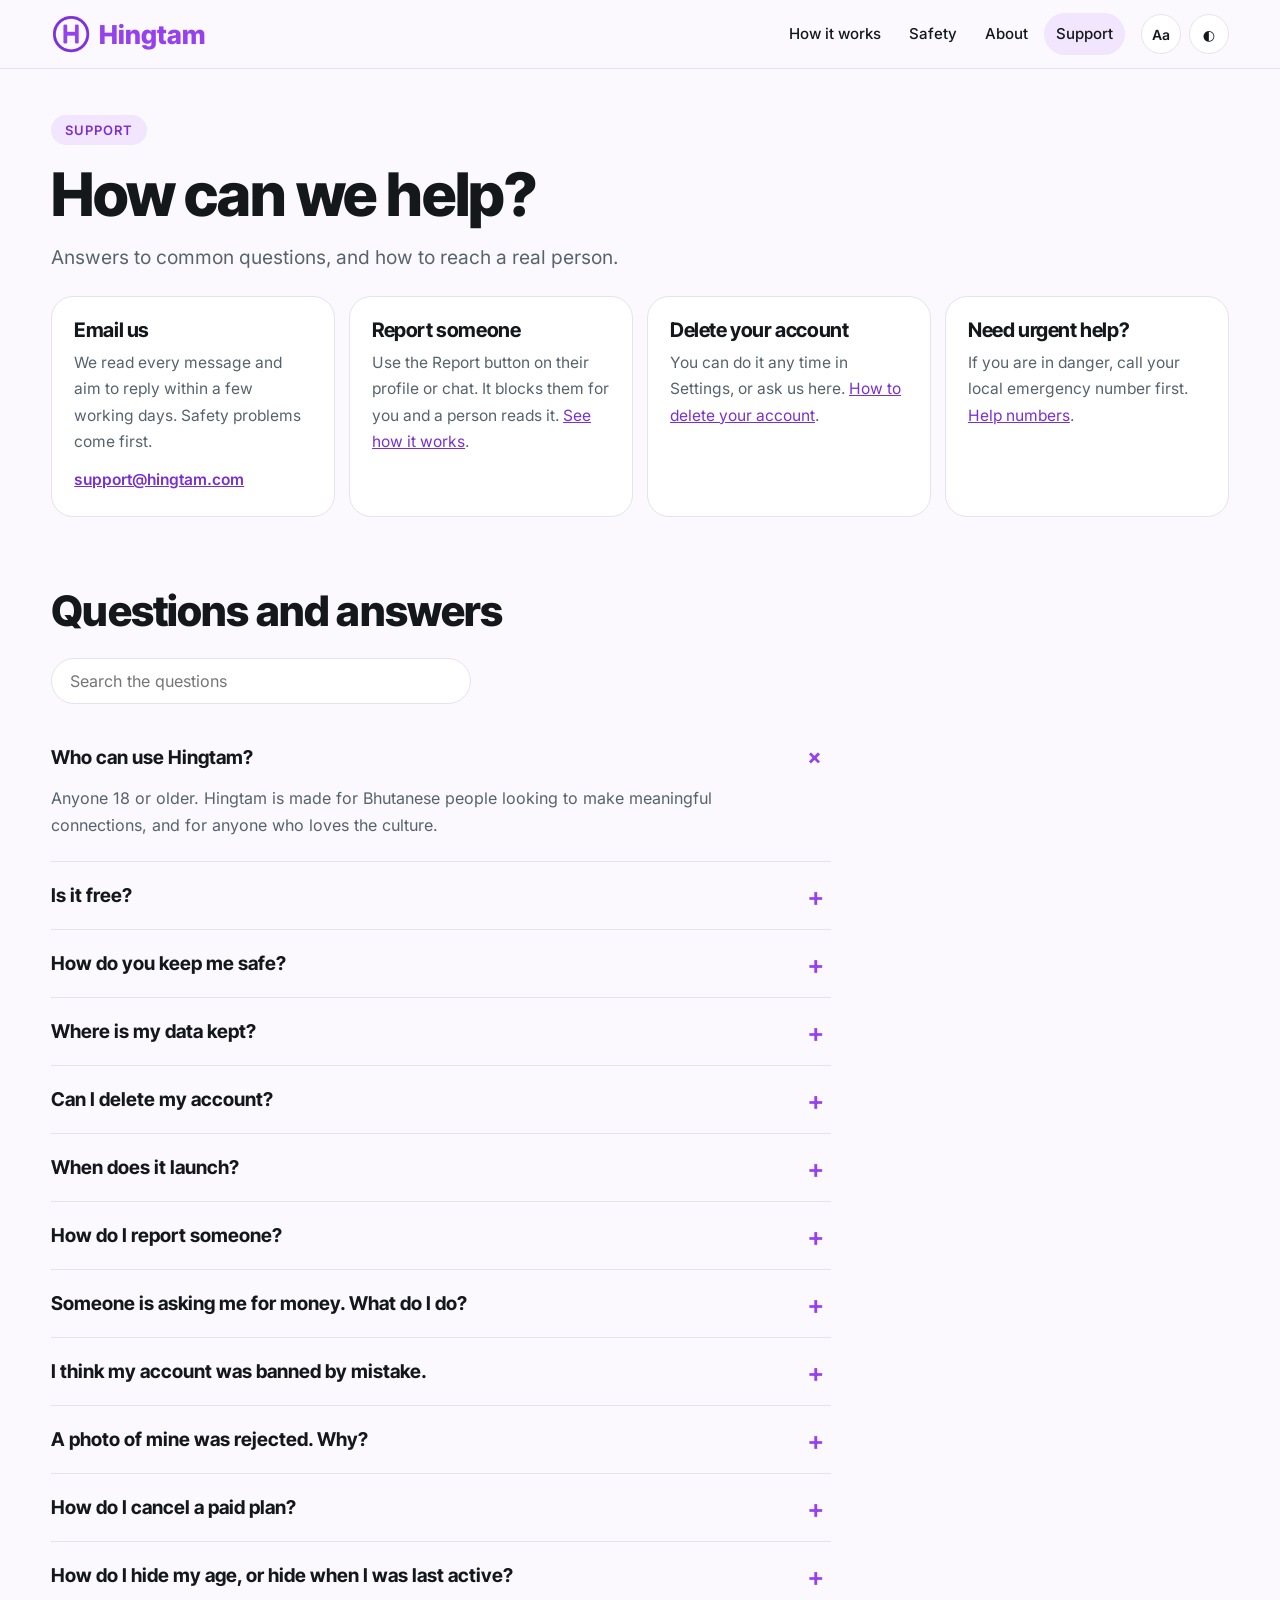
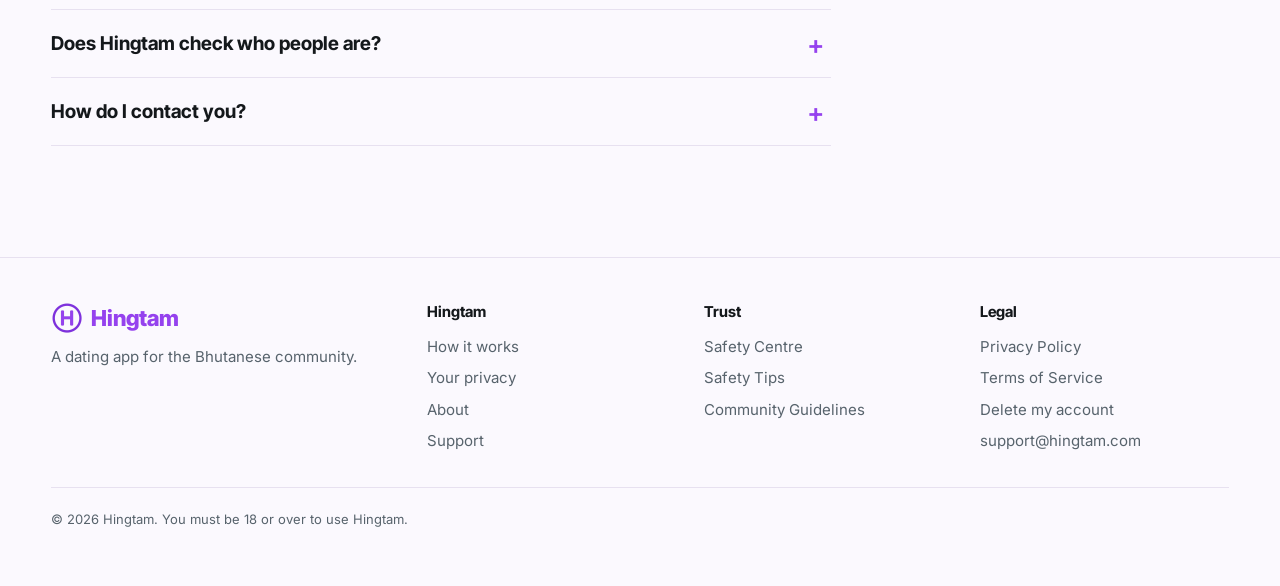
<file: support/index.html>
<!doctype html>
<html lang="en"><head><meta charset="utf-8"><meta name="viewport" content="width=device-width, initial-scale=1"><title>Support | Hingtam</title><meta name="description" content="Answers to common questions and how to contact Hingtam."><meta name="robots" content="noindex, nofollow"><meta property="og:title" content="Support | Hingtam"><meta property="og:description" content="Answers to common questions and how to contact Hingtam."><meta property="og:type" content="website"><meta property="og:url" content="https://hingtam.com/support/"><meta property="og:image" content="https://hingtam.com/assets/images/og.jpg"><meta name="twitter:card" content="summary_large_image"><link rel="icon" type="image/png" href="/assets/images/favicon.png"><link rel="preload" href="/assets/fonts/inter-400.woff2" as="font" type="font/woff2" crossorigin><link rel="stylesheet" href="/assets/site.css?v=mvys3u76"><script>if(location.hostname==="puku6157-boop.github.io"){location.replace("https://hingtam.com"+location.pathname.replace(/^\/hingtam-web/,"")+location.search+location.hash)}</script><script>try{var t=localStorage.getItem("hg-theme");if(t==="dark"||t==="light")document.documentElement.setAttribute("data-theme",t)}catch(e){}document.documentElement.classList.add("js")</script></head><body><a class="skip" href="#main">Skip to content</a><header class="site"><div class="wrap bar"><a class="brand" href="/" aria-label="Hingtam home"><img src="/assets/images/logo.png" alt="" width="40" height="40">Hingtam</a><nav class="main" id="mainNav" aria-label="Main"><a href="/#how">How it works</a><a href="/safety-centre/">Safety</a><a href="/about/">About</a><a href="/support/" aria-current="page">Support</a></nav><div class="tools"><button class="tool" id="readBtn" aria-pressed="false" title="Readable text: bigger, clearer letters" aria-label="Readable text">Aa</button><button class="tool" id="themeBtn" title="Switch light or dark" aria-label="Switch light or dark">&#9680;</button><button class="tool menu-btn" id="menuBtn" aria-expanded="false" aria-controls="mainNav" aria-label="Menu">&#9776;</button></div></div></header><main id="main"><div class="wrap narrow"><div class="pagehead"><span class="eyebrow">Support</span><h1 class="big">How can we help?</h1><p class="lead">Answers to common questions, and how to reach a real person.</p><div class="cgrid"><div class="card"><h3>Email us</h3><p>We read every message and aim to reply within a few working days. Safety problems come first.</p><p style="margin-top:12px"><b><a href="mailto:support@hingtam.com">support@hingtam.com</a></b></p></div><div class="card"><h3>Report someone</h3><p>Use the Report button on their profile or chat. It blocks them for you and a person reads it. <a href="/safety-centre/#report">See how it works</a>.</p></div><div class="card"><h3>Delete your account</h3><p>You can do it any time in Settings, or ask us here. <a href="/delete-account/">How to delete your account</a>.</p></div><div class="card"><h3>Need urgent help?</h3><p>If you are in danger, call your local emergency number first. <a href="/safety-centre/#help">Help numbers</a>.</p></div></div></div><section class="block"><div class="sh"><h2>Questions and answers</h2></div><div class="faq-search"><input id="faqSearch" type="search" placeholder="Search the questions" aria-label="Search the questions"></div><div class="faq" id="faqList"><details class="q" open><summary>Who can use Hingtam?</summary><p>Anyone 18 or older. Hingtam is made for Bhutanese people looking to make meaningful connections, and for anyone who loves the culture.</p></details><details class="q"><summary>Is it free?</summary><p>Yes. You can join, swipe and chat for free. Optional paid plans (Pro and Premium) add things like more daily swipes and seeing who has liked you.</p></details><details class="q"><summary>How do you keep me safe?</summary><p>Photos are checked automatically, every report is read by a person, and you can block or hide anyone. We do not run background checks, so we share safety tips and encourage you to meet in public places.</p></details><details class="q"><summary>Where is my data kept?</summary><p>On secure cloud servers in the Asia-Pacific region. We never sell your information.</p></details><details class="q"><summary>Can I delete my account?</summary><p>Yes, any time in Settings. Your profile, photos and messages are erased straight away. If you cannot open the app, see the Delete my account page.</p></details><details class="q"><summary>When does it launch?</summary><p>Soon. We will announce the launch here on the website as soon as it is ready.</p></details><details class="q"><summary>How do I report someone?</summary><p>Open their profile or your chat with them and tap Report. Choose a reason. Reporting also blocks them for you straight away, and a person at Hingtam reads the report.</p></details><details class="q"><summary>Someone is asking me for money. What do I do?</summary><p>Do not send anything. Block and report them. Asking for money is a scam, and it leads to an immediate, permanent ban. See the Safety Centre for help numbers and what to do next.</p></details><details class="q"><summary>I think my account was banned by mistake.</summary><p>Email support@hingtam.com within 90 days. We will take another look and reply, normally within 14 days.</p></details><details class="q"><summary>A photo of mine was rejected. Why?</summary><p>Every photo is checked automatically for nudity and graphic violence. These checks can make mistakes. Email us and a person will look at it.</p></details><details class="q"><summary>How do I cancel a paid plan?</summary><p>Plans are bought through the Apple App Store or Google Play, so you cancel there. Settings in the app has a link. Deleting the app or your account does not cancel the plan, so cancel first.</p></details><details class="q"><summary>How do I hide my age, or hide when I was last active?</summary><p>In Settings. You can also hide your whole profile. You will not appear in anyone's deck, but your matches stay.</p></details><details class="q"><summary>Does Hingtam check who people are?</summary><p>No. We do not run background checks or check ID. Photo screening and reports help us catch problems, but they do not replace the habits in Safety Tips.</p></details><details class="q"><summary>How do I contact you?</summary><p>Email support@hingtam.com. We read every message and aim to reply within a few working days. Safety problems come first.</p></details></div><p class="found" id="faqFound" role="status"></p></section></div></main><footer class="site"><div class="wrap"><div class="fcols"><div><a class="brand" href="/" style="font-size:22px"><img src="/assets/images/logo.png" alt="" width="32" height="32">Hingtam</a><p style="margin-top:10px;max-width:22em">A dating app for the Bhutanese community.</p></div><div><h4>Hingtam</h4><a href="/#how">How it works</a><a href="/#privacy">Your privacy</a><a href="/about/">About</a><a href="/support/">Support</a></div><div><h4>Trust</h4><a href="/safety-centre/">Safety Centre</a><a href="/safety-tips/">Safety Tips</a><a href="/community-guidelines/">Community Guidelines</a></div><div><h4>Legal</h4><a href="/privacy/">Privacy Policy</a><a href="/terms/">Terms of Service</a><a href="/delete-account/">Delete my account</a><a href="mailto:support@hingtam.com">support@hingtam.com</a></div></div><div class="fine">&copy; 2026 Hingtam. You must be 18 or over to use Hingtam.</div></div></footer><script src="/assets/site.js?v=mvys3u76" defer></script><script src="/assets/support.js?v=mvys3u76" defer></script></body></html>
</file>
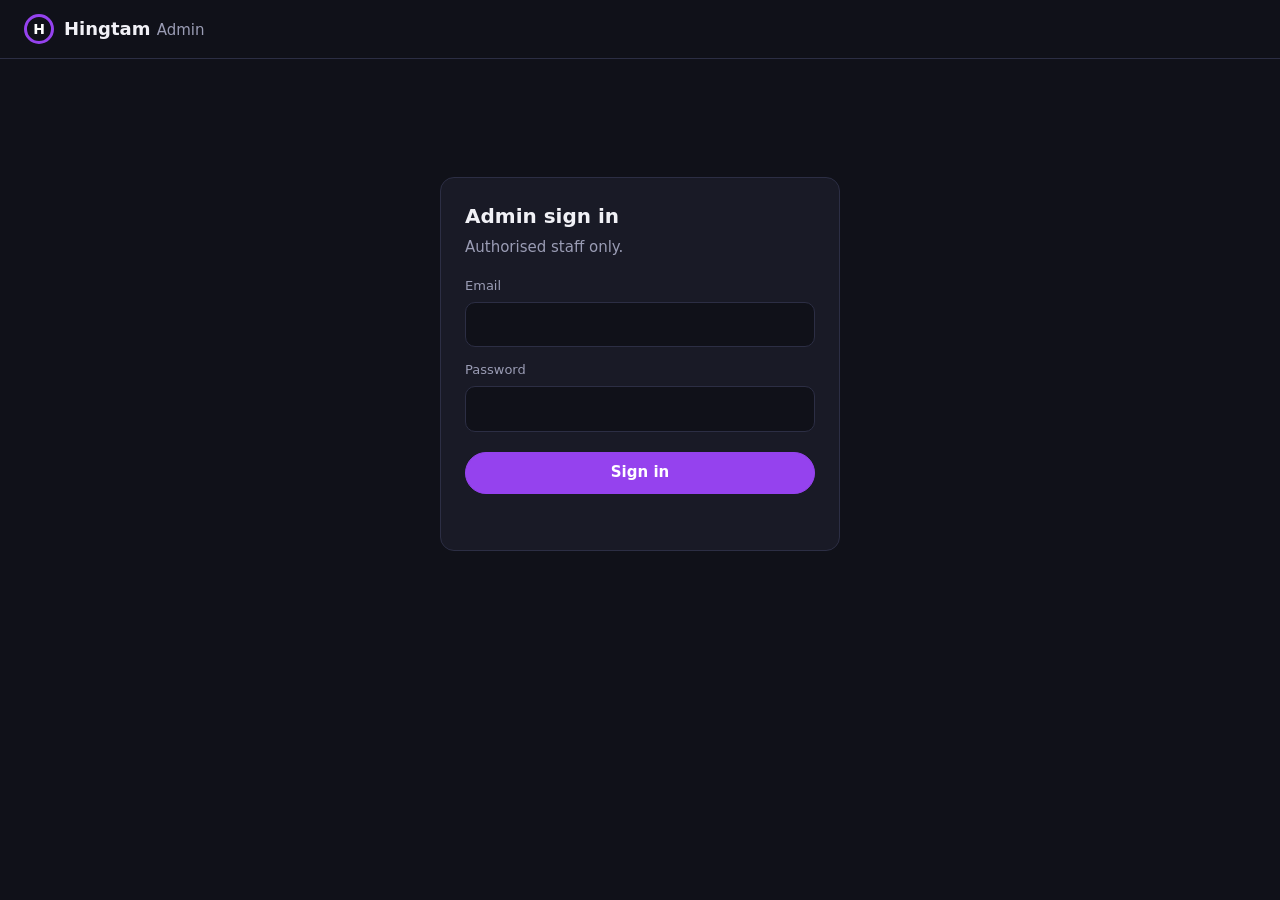
<file: team-00d04370/index.html>
<!doctype html>
<html lang="en">
<head>
  <meta charset="utf-8" />
  <meta name="viewport" content="width=device-width, initial-scale=1" />
  <meta name="robots" content="noindex, nofollow" />
  <meta http-equiv="Content-Security-Policy" content="default-src 'none'; script-src 'self' 'unsafe-inline'; style-src 'unsafe-inline'; img-src 'self' data: https://axthhcadtqvtgjxkwcpu.supabase.co; connect-src https://axthhcadtqvtgjxkwcpu.supabase.co; base-uri 'none'; form-action 'none'" />
  <title>Hingtam Admin</title>
  <style>
    :root {
      --bg: #101119;
      --surface: #191a26;
      --surface-2: #222335;
      --border: #2c2e44;
      --text: #f1f1f6;
      --muted: #9a9cb4;
      --accent: #9542ee;
      --danger: #ef4444;
      --ok: #34d399;
    }
    * { box-sizing: border-box; }
    body {
      margin: 0; background: var(--bg); color: var(--text);
      font: 15px/1.45 system-ui, -apple-system, "Segoe UI", Roboto, sans-serif;
    }
    header {
      display: flex; align-items: center; justify-content: space-between;
      padding: 14px 24px; border-bottom: 1px solid var(--border);
    }
    .brand { display: flex; align-items: center; gap: 10px; font-weight: 700; font-size: 18px; }
    .brand .mark {
      width: 30px; height: 30px; border-radius: 50%; border: 3px solid var(--accent);
      display: grid; place-items: center; font-size: 14px; color: #fff;
    }
    .brand small { color: var(--muted); font-weight: 500; }
    main { max-width: 820px; margin: 0 auto; padding: 28px 24px 80px; }
    .card {
      background: var(--surface); border: 1px solid var(--border);
      border-radius: 14px; padding: 24px;
    }
    .narrow { max-width: 400px; margin: 10vh auto 0; }
    h1 { font-size: 20px; margin: 0 0 6px; }
    p.sub { color: var(--muted); margin: 0 0 18px; }
    label { display: block; font-size: 13px; color: var(--muted); margin: 14px 0 6px; }
    input {
      width: 100%; padding: 11px 12px; border-radius: 10px; font: inherit;
      background: var(--bg); color: var(--text); border: 1px solid var(--border);
    }
    input:focus-visible, button:focus-visible { outline: 2px solid var(--accent); outline-offset: 2px; }
    button {
      font: inherit; font-weight: 600; cursor: pointer; border-radius: 999px;
      padding: 9px 18px; border: 1px solid var(--border);
      background: var(--surface-2); color: var(--text);
    }
    button.primary { background: var(--accent); border-color: var(--accent); color: #fff; }
    button.danger { border-color: var(--danger); color: var(--danger); background: transparent; }
    button:disabled { opacity: .5; cursor: default; }
    .full { width: 100%; margin-top: 20px; }
    .error { color: var(--danger); margin-top: 14px; min-height: 1.2em; }
    .tabs { display: flex; gap: 8px; margin-bottom: 18px; }
    .tabs button.active { background: var(--accent); border-color: var(--accent); color: #fff; }
    .row {
      display: flex; align-items: center; gap: 16px; padding: 16px 0;
      border-bottom: 1px solid var(--border);
    }
    .row:last-child { border-bottom: 0; }
    .avatar {
      width: 64px; height: 64px; border-radius: 50%; object-fit: cover; flex: none;
      background: var(--surface-2); display: grid; place-items: center; color: var(--muted);
    }
    .info { flex: 1; min-width: 0; }
    .info strong { display: block; font-size: 16px; }
    .info span { color: var(--muted); font-size: 13.5px; }
    .actions { display: flex; gap: 8px; flex: none; }
    .empty { text-align: center; color: var(--muted); padding: 40px 0; }
    .qr { background: #fff; border-radius: 10px; padding: 10px; width: 200px; margin: 14px auto 0; }
    .qr img { width: 100%; display: block; }
    code { background: var(--bg); padding: 2px 6px; border-radius: 6px; word-break: break-all; }
    .toast {
      position: fixed; bottom: 24px; left: 50%; transform: translateX(-50%);
      background: var(--surface-2); border: 1px solid var(--border);
      padding: 10px 18px; border-radius: 999px; opacity: 0; transition: opacity .2s;
      pointer-events: none;
    }
    .toast.show { opacity: 1; }
    dialog {
      background: var(--surface); color: var(--text); border: 1px solid var(--border);
      border-radius: 14px; padding: 24px; max-width: 400px;
    }
    dialog::backdrop { background: rgba(0,0,0,.6); }
    dialog .btns { display: flex; justify-content: flex-end; gap: 8px; margin-top: 20px; }
    select {
      width: 100%; padding: 11px 12px; border-radius: 10px; font: inherit;
      background: var(--bg); color: var(--text); border: 1px solid var(--border);
    }
    label.check { display: flex; gap: 10px; align-items: flex-start; color: var(--text); font-size: 14px; margin: 16px 0 12px; }
    label.check input { width: auto; margin-top: 3px; }
    #banbox { max-width: 440px; }
    button.back { margin-bottom: 14px; }
    .detail h1 { font-size: 24px; }
    .detail .section { margin-top: 26px; }
    .detail h2 { font-size: 13px; letter-spacing: .06em; text-transform: uppercase; color: var(--muted); margin: 0 0 8px; }
    .photos { display: flex; gap: 10px; overflow-x: auto; padding: 4px 0 10px; scrollbar-width: thin; scrollbar-color: var(--border) transparent; }
    .photos img { height: 200px; width: auto; border-radius: 12px; display: block; background: var(--surface-2); }
    .text { white-space: pre-wrap; margin: 0 0 8px; overflow-wrap: anywhere; }
    .prompt small { color: var(--muted); }
    .list .line { padding: 7px 0; border-bottom: 1px solid var(--border); font-size: 14px; }
    .list .line:last-child { border-bottom: 0; }
    .chat { display: flex; flex-direction: column; gap: 8px; margin-top: 10px; max-height: 420px; overflow-y: auto; }
    .bubble { max-width: 80%; padding: 8px 12px; border-radius: 14px; overflow-wrap: anywhere; white-space: pre-wrap; }
    .bubble small { display: block; font-size: 11.5px; color: var(--muted); margin-bottom: 2px; }
    .bubble.me { align-self: flex-start; background: var(--surface-2); }
    .bubble.them { align-self: flex-end; background: #3a1f5e; }
    .actions.wide { margin-top: 28px; justify-content: flex-end; flex-wrap: wrap; }
    @media (max-width: 560px) {
      .row { flex-wrap: wrap; }
      .actions { width: 100%; }
      .actions button { flex: 1; }
    }
    @media (prefers-reduced-motion: reduce) { .toast { transition: none; } }
  </style>
</head>
<body>
  <header>
    <div class="brand"><div class="mark">H</div><span>Hingtam <small>Admin</small></span></div>
    <button id="signout" hidden>Sign out</button>
  </header>
  <main id="app"></main>
  <div class="toast" id="toast" role="status"></div>

  <dialog id="confirm">
    <h1 id="confirm-title"></h1>
    <p class="sub" id="confirm-text"></p>
    <div class="btns">
      <button id="confirm-cancel">Cancel</button>
      <button id="confirm-ok" class="danger">Confirm</button>
    </div>
  </dialog>

  <dialog id="banbox">
    <h1 id="ban-title"></h1>
    <p class="sub">The person gets an email with this reason and how to appeal (90 days, support@hingtam.com). They will not be told who reported them.</p>
    <label for="ban-reason">Reason to tell them</label>
    <select id="ban-reason"></select>
    <label class="check"><input type="checkbox" id="ban-skip" /> Do not send an email (for example, if telling them could put someone at risk)</label>
    <p class="sub">They cannot sign in again. You can undo this from the Banned users tab.</p>
    <div class="btns">
      <button id="ban-cancel">Cancel</button>
      <button id="ban-ok" class="danger">Ban</button>
    </div>
  </dialog>

  <script src="supabase.min.js"></script>
  <script>
    // The publishable (anon) key is public by design -- it only identifies the
    // project. Everything sensitive is enforced server-side: the database
    // functions and edge functions refuse anyone who isn't a listed admin on a
    // two-step-verified session.
    const SUPABASE_URL = 'https://axthhcadtqvtgjxkwcpu.supabase.co';
    const SUPABASE_KEY = 'sb_publishable_vwhpL39zscfe8DsUQ6z-uw_aT3BiSya';
    const sb = supabase.createClient(SUPABASE_URL, SUPABASE_KEY, {
      auth: { persistSession: true, autoRefreshToken: true },
    });

    const REASON_LABELS = {
      spam: 'Spam or scam',
      inappropriate_content: 'Inappropriate content or messages',
      fake_profile: 'Fake or stolen photos',
      harassment: 'Harassing or abusive behavior',
      other: 'Something else',
    };

    const app = document.getElementById('app');
    const signoutBtn = document.getElementById('signout');
    const toastEl = document.getElementById('toast');

    // Tiny DOM builder. Text always goes in via textContent, never innerHTML,
    // because names and reasons come from other users.
    function h(tag, props = {}, ...children) {
      const el = document.createElement(tag);
      for (const [k, v] of Object.entries(props)) {
        if (k === 'class') el.className = v;
        else if (k.startsWith('on')) el.addEventListener(k.slice(2), v);
        else if (v !== false && v != null) el.setAttribute(k, v === true ? '' : v);
      }
      for (const c of children.flat()) {
        if (c == null || c === false) continue;
        el.append(c instanceof Node ? c : document.createTextNode(String(c)));
      }
      return el;
    }
    function render(...nodes) { app.replaceChildren(...nodes); }

    let toastTimer;
    function toast(msg) {
      toastEl.textContent = msg;
      toastEl.classList.add('show');
      clearTimeout(toastTimer);
      toastTimer = setTimeout(() => toastEl.classList.remove('show'), 3200);
    }

    function confirmDialog(title, text, okLabel) {
      return new Promise((resolve) => {
        const dlg = document.getElementById('confirm');
        document.getElementById('confirm-title').textContent = title;
        document.getElementById('confirm-text').textContent = text;
        const ok = document.getElementById('confirm-ok');
        const cancel = document.getElementById('confirm-cancel');
        ok.textContent = okLabel;
        const done = (v) => { dlg.close(); ok.onclick = cancel.onclick = null; resolve(v); };
        ok.onclick = () => done(true);
        cancel.onclick = () => done(false);
        dlg.oncancel = () => done(false);
        dlg.showModal();
      });
    }

    // ---- Sign in ----------------------------------------------------------
    function showLogin(message) {
      signoutBtn.hidden = true;
      const email = h('input', { type: 'email', autocomplete: 'username', required: true });
      const password = h('input', { type: 'password', autocomplete: 'current-password', required: true });
      const err = h('div', { class: 'error' }, message || '');
      const btn = h('button', { class: 'primary full', type: 'submit' }, 'Sign in');
      const form = h('form', {
        onsubmit: async (e) => {
          e.preventDefault();
          btn.disabled = true; err.textContent = '';
          const { error } = await sb.auth.signInWithPassword({ email: email.value.trim(), password: password.value });
          btn.disabled = false;
          if (error) { err.textContent = 'Those details did not work.'; return; }
          route();
        },
      },
        h('label', {}, 'Email'), email,
        h('label', {}, 'Password'), password,
        btn, err);
      render(h('div', { class: 'card narrow' },
        h('h1', {}, 'Admin sign in'),
        h('p', { class: 'sub' }, 'Authorised staff only.'),
        form));
    }

    // ---- Two-step verification -------------------------------------------
    async function showMfa() {
      const { data: factors, error } = await sb.auth.mfa.listFactors();
      if (error) { showLogin('Could not load verification. Please sign in again.'); return; }
      const verified = (factors.totp || []).find((f) => f.status === 'verified');
      if (verified) return showChallenge(verified.id);
      // Drop any half-finished enrolment so we can start clean.
      for (const f of factors.totp || []) await sb.auth.mfa.unenroll({ factorId: f.id });
      return showEnroll();
    }

    async function verifyCode(factorId, code) {
      const { data: ch, error: chErr } = await sb.auth.mfa.challenge({ factorId });
      if (chErr) return chErr;
      const { error } = await sb.auth.mfa.verify({ factorId, challengeId: ch.id, code });
      return error;
    }

    function codeForm(label, onSubmit) {
      const code = h('input', { inputmode: 'numeric', autocomplete: 'one-time-code', maxlength: '6', pattern: '[0-9]{6}', required: true });
      const err = h('div', { class: 'error' });
      const btn = h('button', { class: 'primary full', type: 'submit' }, label);
      const form = h('form', {
        onsubmit: async (e) => {
          e.preventDefault();
          btn.disabled = true; err.textContent = '';
          const problem = await onSubmit(code.value.trim());
          btn.disabled = false;
          if (problem) err.textContent = 'That code did not work. Try the newest one.';
        },
      }, h('label', {}, '6-digit code'), code, btn, err);
      setTimeout(() => code.focus(), 0);
      return form;
    }

    function showChallenge(factorId) {
      render(h('div', { class: 'card narrow' },
        h('h1', {}, 'Two-step check'),
        h('p', { class: 'sub' }, 'Enter the code from your authenticator app.'),
        codeForm('Verify', async (code) => {
          const err = await verifyCode(factorId, code);
          if (!err) route();
          return err;
        })));
    }

    async function showEnroll() {
      const { data, error } = await sb.auth.mfa.enroll({ factorType: 'totp', friendlyName: 'Admin ' + Date.now() });
      if (error) { showLogin('Could not start setup: ' + error.message); return; }
      render(h('div', { class: 'card narrow' },
        h('h1', {}, 'Set up two-step sign-in'),
        h('p', { class: 'sub' }, 'Scan this with an authenticator app (Google Authenticator, 1Password, Authy), then enter the 6-digit code it shows.'),
        h('div', { class: 'qr' }, h('img', { src: data.totp.qr_code, alt: 'QR code for authenticator app' })),
        h('p', { class: 'sub', style: 'margin-top:14px' }, 'Cannot scan? Enter this key manually: ', h('code', {}, data.totp.secret)),
        codeForm('Finish setup', async (code) => {
          const err = await verifyCode(data.id, code);
          if (!err) route();
          return err;
        })));
    }

    // ---- Dashboard --------------------------------------------------------
    let tab = 'reports';

    async function signedUrls(paths) {
      const clean = paths.filter(Boolean);
      if (!clean.length) return {};
      const { data } = await sb.storage.from('profile-photos').createSignedUrls(clean, 3600);
      const map = {};
      (data || []).forEach((d) => { if (d.signedUrl) map[d.path] = d.signedUrl; });
      return map;
    }

    function avatar(url, name) {
      return url
        ? h('img', { class: 'avatar', src: url, alt: 'Photo of ' + name })
        : h('div', { class: 'avatar', 'aria-hidden': 'true' }, '?');
    }

    async function showDashboard() {
      signoutBtn.hidden = false;
      const list = h('div', { class: 'card' }, h('div', { class: 'empty' }, 'Loading…'));
      const tabBtn = (id, label) => h('button', {
        class: tab === id ? 'active' : '',
        onclick: () => { tab = id; showDashboard(); },
      }, label);
      render(h('div', { class: 'tabs' }, tabBtn('reports', 'Reports'), tabBtn('banned', 'Banned users')), list);
      try {
        list.replaceChildren(...(tab === 'reports' ? await reportRows() : await bannedRows()));
      } catch (e) {
        list.replaceChildren(h('div', { class: 'empty' }, 'Could not load. You may need to sign in again.'));
      }
    }

    async function reportRows() {
      const { data, error } = await sb.rpc('get_pending_reports');
      if (error) throw error;
      if (!data.length) return [h('div', { class: 'empty' }, 'No pending reports. You are all caught up.')];
      const urls = await signedUrls(data.map((r) => r.reported_photo_path));
      return data.map((r) => {
        const row = h('div', { class: 'row' },
          avatar(urls[r.reported_photo_path], r.reported_name),
          h('div', { class: 'info' },
            h('strong', {}, r.reported_name),
            h('span', {}, 'Reported by ' + r.reporter_name + ' · ' + (REASON_LABELS[r.reason] || r.reason)),
            h('br'),
            h('span', {}, new Date(r.created_at).toLocaleString())),
          h('div', { class: 'actions' },
            h('button', { class: 'primary', onclick: () => showReport(r) }, 'Review')));
        return row;
      });
    }

    // ---- One report, with everything needed to decide ---------------------
    function prettyPrompt(id) {
      const s = String(id || '').replace(/[_-]+/g, ' ').trim();
      return s ? s.charAt(0).toUpperCase() + s.slice(1) : 'Prompt';
    }

    function section(title, ...kids) {
      return h('div', { class: 'section' }, h('h2', {}, title), ...kids);
    }

    async function showReport(r) {
      signoutBtn.hidden = false;
      render(h('div', { class: 'card' }, h('div', { class: 'empty' }, 'Loading…')));
      const { data: d, error } = await sb.rpc('get_report_detail', { p_report_id: r.report_id });
      if (error || !d) { toast('Could not open that report.'); showDashboard(); return; }
      const urls = await signedUrls(d.reported.photos);

      const back = h('button', { class: 'back', onclick: () => showDashboard() }, '← All reports');
      const resolved = d.report.resolved_at;

      const photos = d.reported.photos.length
        ? h('div', { class: 'photos' }, d.reported.photos.map((p) => urls[p]
            ? h('a', { href: urls[p], target: '_blank', rel: 'noopener' }, h('img', { src: urls[p], alt: 'Profile photo of ' + d.reported.first_name }))
            : null))
        : h('p', { class: 'sub' }, 'No approved photos.');

      const facts = [
        d.reported.age != null ? d.reported.age + ' years old' : null,
        d.reported.gender ? prettyPrompt(d.reported.gender) : null,
        d.reported.city,
        d.reported.verified ? 'Verified' : null,
        'Joined ' + new Date(d.reported.joined).toLocaleDateString(),
      ].filter(Boolean).join(' · ');

      const others = d.other_reports.length
        ? h('div', { class: 'list' }, d.other_reports.map((o) => h('div', { class: 'line' },
            (REASON_LABELS[o.reason] || o.reason),
            ' · ', new Date(o.created_at).toLocaleDateString(),
            o.same_reporter ? ' · same person reporting again' : ' · different person',
            o.action_taken ? ' · ' + o.action_taken : ' · still open')))
        : h('p', { class: 'sub' }, 'No other reports against this person.');

      const chatNote = d.evidence.length
        ? 'Copied when the report was made (the last ' + d.evidence.length + ' messages). Anything unsent before that is not included.'
        : 'No saved messages. They had not matched or never chatted.';
      const chat = d.evidence.length
        ? h('div', { class: 'chat' }, d.evidence.map((m) => h('div', { class: 'bubble ' + (m.from_reported ? 'them' : 'me') },
            h('small', {}, (m.from_reported ? d.reported.first_name + ' (reported)' : d.reporter.first_name + ' (reporter)') + ' · ' + new Date(m.at).toLocaleString()),
            m.kind === 'image' ? h('em', {}, 'Sent a photo (checked automatically; not shown here)') : (m.body || ''))))
        : null;

      const reporterNote = d.reporter.reports_made + ' report' + (d.reporter.reports_made === 1 ? '' : 's') + ' made by ' + d.reporter.first_name +
        ' so far, ' + d.reporter.reports_dismissed + ' dismissed.';

      const actions = resolved
        ? h('p', { class: 'sub' }, 'Already resolved: ' + d.report.action_taken + ' on ' + new Date(resolved).toLocaleDateString())
        : h('div', { class: 'actions wide' },
            h('button', { onclick: async () => { const ok = await dismiss(r); if (ok) showDashboard(); } }, 'Dismiss report'),
            h('button', { class: 'danger', onclick: async () => { const ok = await ban(r); if (ok) showDashboard(); } }, 'Ban ' + d.reported.first_name));

      render(
        back,
        h('div', { class: 'card detail' },
          h('h1', {}, d.reported.first_name),
          h('p', { class: 'sub' }, facts),
          h('p', {}, h('strong', {}, REASON_LABELS[d.report.reason] || d.report.reason),
            ' · reported by ', d.reporter.first_name, ' on ', new Date(d.report.created_at).toLocaleString()),
          photos,
          d.reported.bio ? section('Bio', h('p', { class: 'text' }, d.reported.bio)) : null,
          d.reported.prompts.length ? section('Prompt answers', d.reported.prompts.map((p) =>
            h('div', { class: 'prompt' }, h('small', {}, prettyPrompt(p.prompt)), h('p', { class: 'text' }, p.answer)))) : null,
          section('Other reports against ' + d.reported.first_name, others),
          section('About the person reporting', h('p', { class: 'sub' }, reporterNote)),
          section('Conversation', h('p', { class: 'sub' }, chatNote), chat),
          actions));
    }

    async function bannedRows() {
      const { data, error } = await sb.rpc('get_banned_users');
      if (error) throw error;
      if (!data.length) return [h('div', { class: 'empty' }, 'Nobody is banned.')];
      const urls = await signedUrls(data.map((r) => r.photo_path));
      return data.map((u) => {
        const row = h('div', { class: 'row' },
          avatar(urls[u.photo_path], u.first_name),
          h('div', { class: 'info' },
            h('strong', {}, u.first_name),
            h('span', {}, 'Banned ' + new Date(u.banned_at).toLocaleString())),
          h('div', { class: 'actions' },
            h('button', { onclick: () => unban(u, row) }, 'Unban')));
        return row;
      });
    }

    function afterAction(row) {
      row.remove();
      const card = app.querySelector('.card');
      if (card && !card.querySelector('.row')) showDashboard();
    }

    // After a report is closed the person who made it is emailed the outcome (the function reads what was decided from
    // the database). Returns true when the email went out.
    async function tellReporter(r) {
      try {
        const { data, error } = await sb.functions.invoke('notify-reporter', { body: { reportId: r.report_id } });
        return !error && !!data && data.emailed === true;
      } catch (e) {
        return false;
      }
    }
    const reporterNote = (told) => told ? 'Reporter told.' : 'The reporter could not be told.';

    // Both return true when the action went through.
    async function dismiss(r) {
      const { error } = await sb.rpc('dismiss_report', { p_report_id: r.report_id });
      if (error) { toast('Could not dismiss. Try again.'); return false; }
      toast('Report dismissed. ' + reporterNote(await tellReporter(r)));
      return true;
    }

    // What the person is told in the ban email. Keys match the ban-reported-user function.
    const BAN_REASONS = [
      ['spam_scam', 'Spam, scams or asking for money'],
      ['harassment', 'Harassment or abuse'],
      ['inappropriate_content', 'Inappropriate content or messages'],
      ['fake_profile', 'Fake profile or photos that are not theirs'],
      ['underage', 'Content involving someone under 18'],
      ['other', 'Breaking our rules (general)'],
    ];
    // Starts on the reason the person reporting chose, as a convenience; the admin can change it.
    const REPORT_TO_BAN_REASON = {
      spam: 'spam_scam', inappropriate_content: 'inappropriate_content', fake_profile: 'fake_profile',
      harassment: 'harassment', other: 'other',
    };

    function banDialog(name, reportReason) {
      return new Promise((resolve) => {
        const dlg = document.getElementById('banbox');
        const select = document.getElementById('ban-reason');
        const skip = document.getElementById('ban-skip');
        document.getElementById('ban-title').textContent = 'Ban ' + name + '?';
        select.replaceChildren(...BAN_REASONS.map(([k, label]) => h('option', { value: k }, label)));
        select.value = REPORT_TO_BAN_REASON[reportReason] || 'other';
        skip.checked = false;
        const ok = document.getElementById('ban-ok');
        const cancel = document.getElementById('ban-cancel');
        const done = (v) => { dlg.close(); ok.onclick = cancel.onclick = null; resolve(v); };
        ok.onclick = () => done({ reason: select.value, notify: !skip.checked });
        cancel.onclick = () => done(null);
        dlg.oncancel = () => done(null);
        dlg.showModal();
      });
    }

    async function ban(r) {
      const choice = await banDialog(r.reported_name, r.reason);
      if (!choice) return false;
      const { data, error } = await sb.functions.invoke('ban-reported-user', {
        body: { reportId: r.report_id, reason: choice.reason, notify: choice.notify },
      });
      if (error) { toast('Could not ban that account. Try again.'); return false; }
      let said;
      if (data && data.emailSkipped) said = r.reported_name + ' has been banned (no email sent to them)';
      else if (data && data.emailed === false) said = r.reported_name + ' has been banned, but the email to them could not be sent';
      else if (data && data.emailed === true) said = r.reported_name + ' has been banned and emailed';
      else said = r.reported_name + ' has been banned';
      toast(said + '. ' + reporterNote(await tellReporter(r)));
      return true;
    }

    async function unban(u, row) {
      const ok = await confirmDialog('Unban ' + u.first_name + '?', 'They will be able to sign in and use Hingtam again, and we will email them to say so.', 'Unban');
      if (!ok) return;
      const { data, error } = await sb.functions.invoke('unban-user', { body: { userId: u.user_id } });
      if (error) { toast('Could not unban. Try again.'); return; }
      toast(u.first_name + ' has been unbanned' + (data && data.emailed === false ? ', but the email to them could not be sent' : ' and emailed'));
      afterAction(row);
    }

    // ---- Routing ----------------------------------------------------------
    async function route() {
      const { data: { session } } = await sb.auth.getSession();
      if (!session) return showLogin();
      const { data: aal } = await sb.auth.mfa.getAuthenticatorAssuranceLevel();
      if (aal.currentLevel !== 'aal2') { signoutBtn.hidden = false; return showMfa(); }
      showDashboard();
    }

    signoutBtn.addEventListener('click', async () => { await sb.auth.signOut(); showLogin(); });
    route();
  </script>
</body>
</html>
</file>
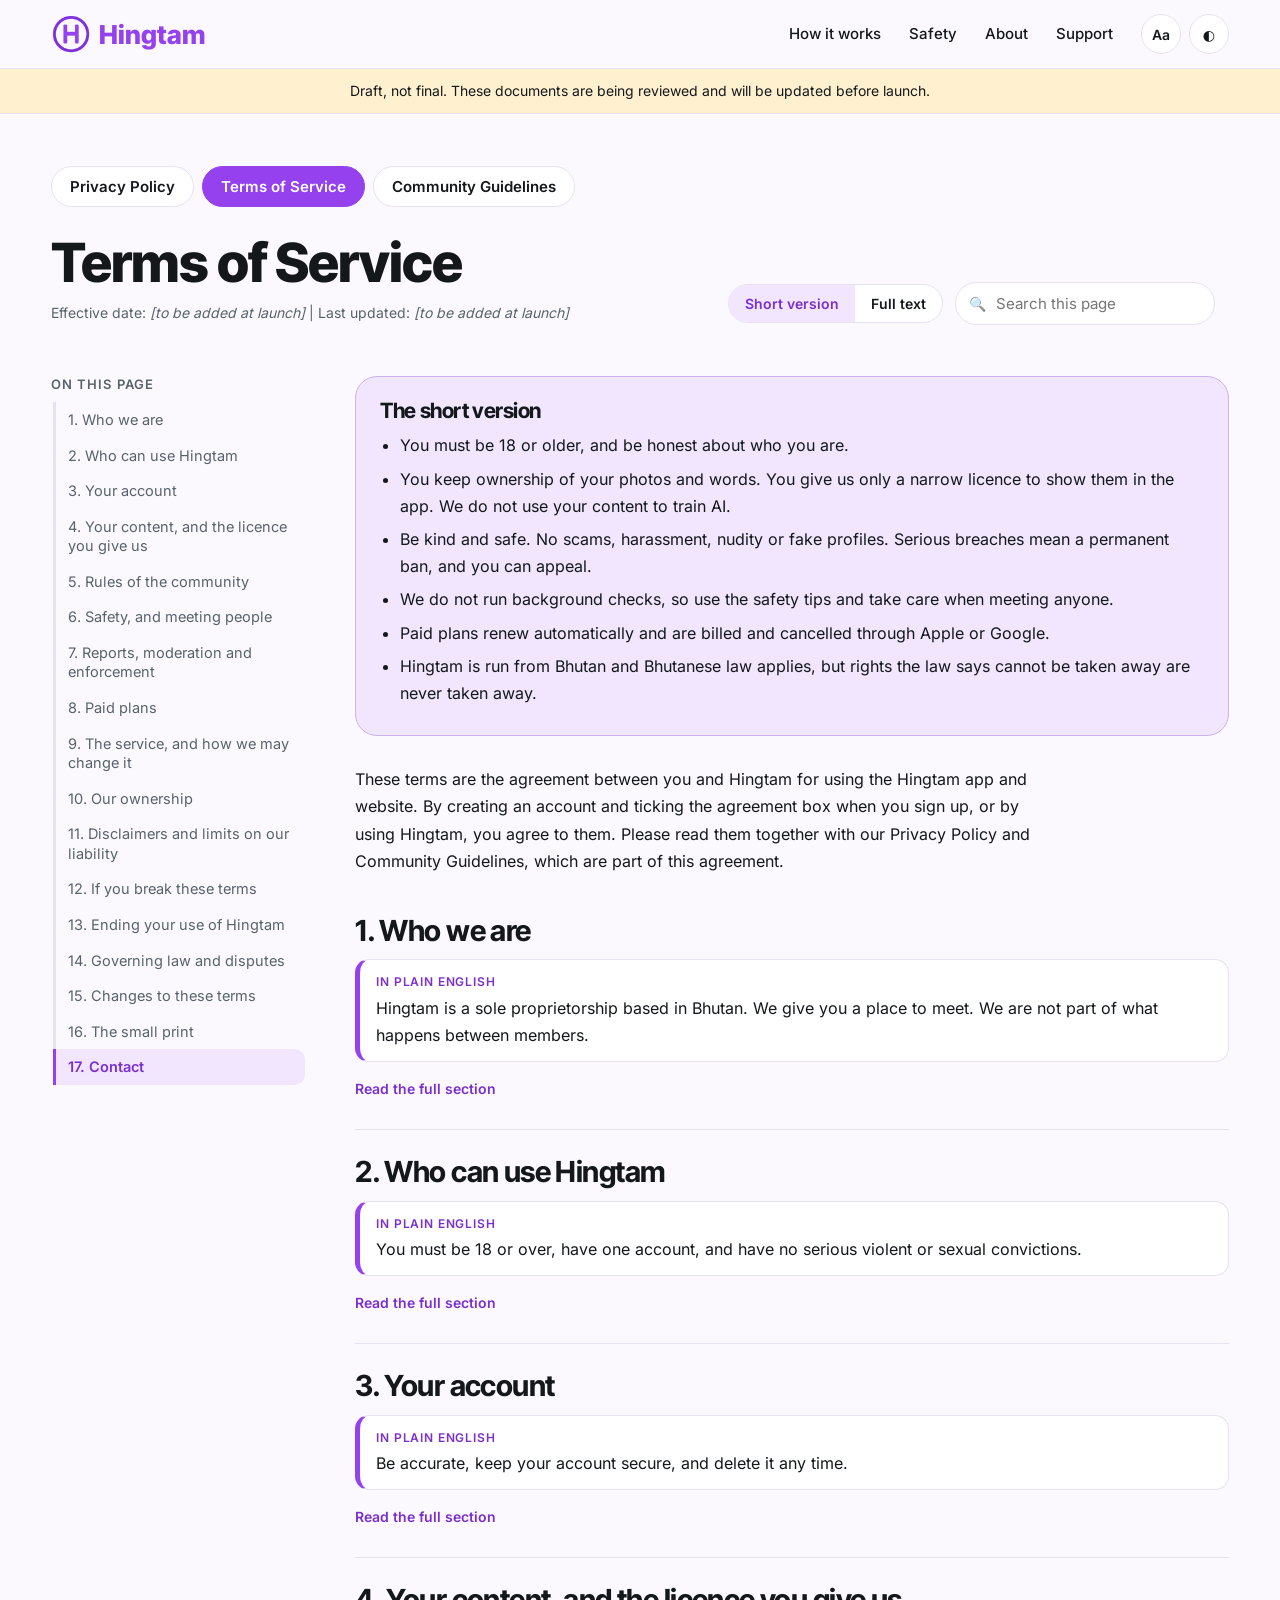
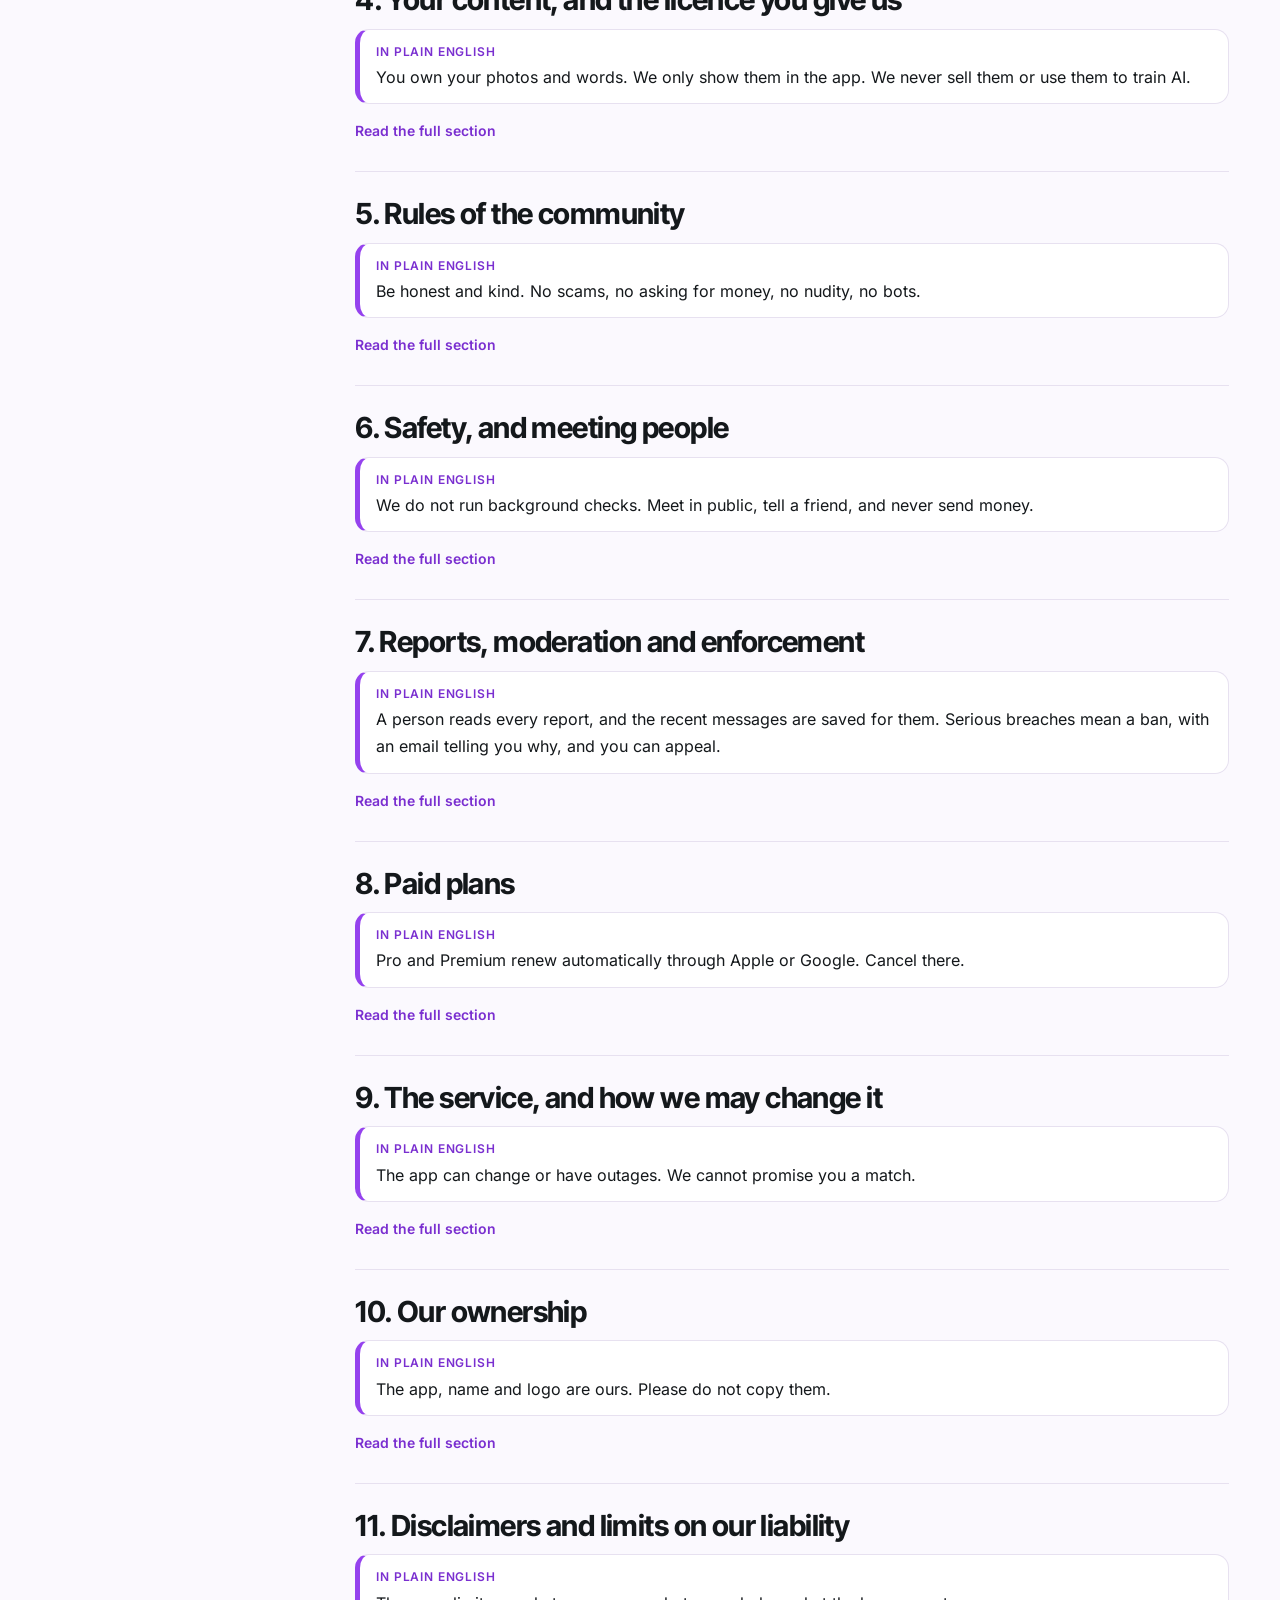
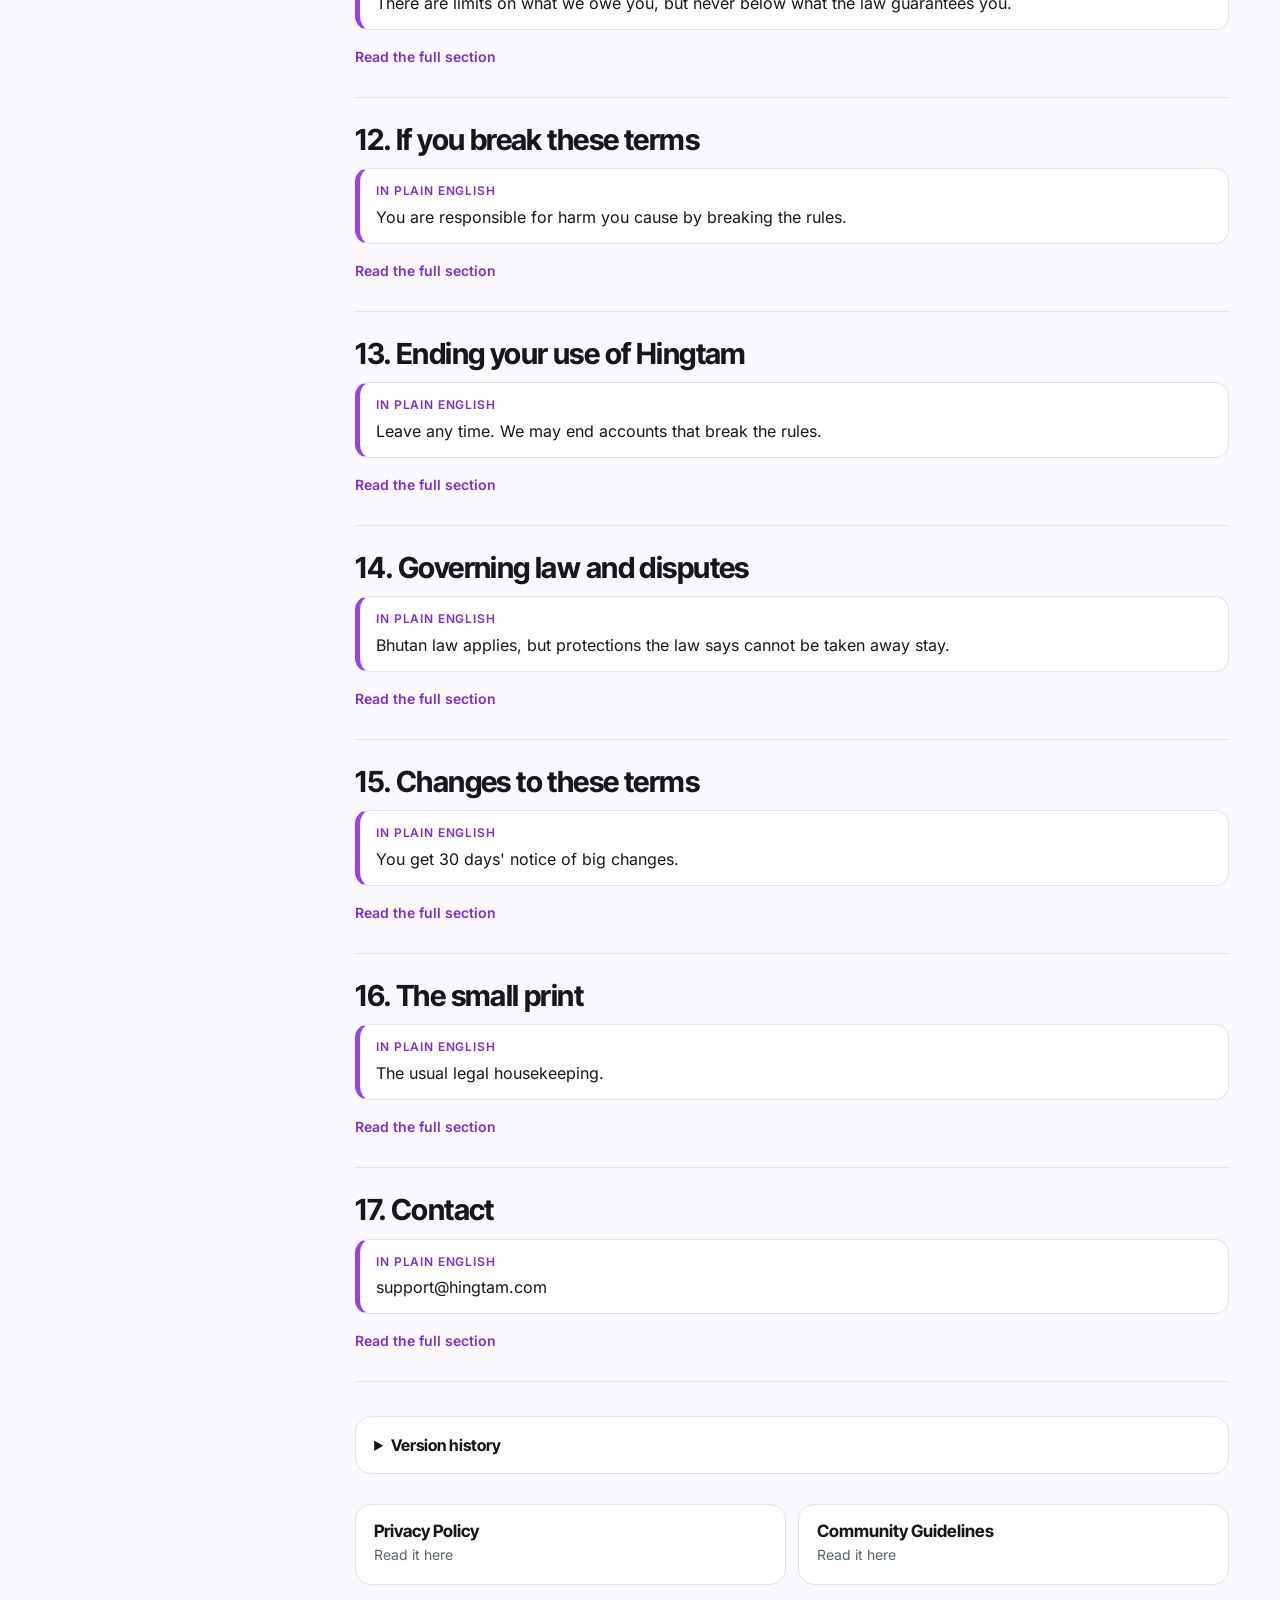
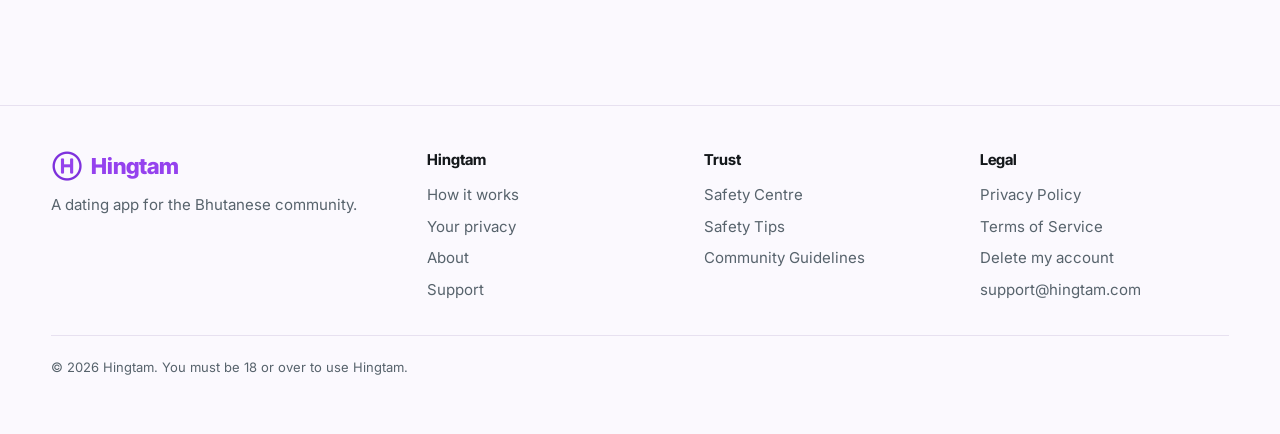
<file: terms/index.html>
<!doctype html>
<html lang="en"><head><meta charset="utf-8"><meta name="viewport" content="width=device-width, initial-scale=1"><title>Terms of Service | Hingtam</title><meta name="description" content="The agreement for using Hingtam: the rules, your rights, and ours."><meta name="robots" content="noindex, nofollow"><meta property="og:title" content="Terms of Service | Hingtam"><meta property="og:description" content="The agreement for using Hingtam: the rules, your rights, and ours."><meta property="og:type" content="website"><meta property="og:url" content="https://hingtam.com/terms/"><meta property="og:image" content="https://hingtam.com/assets/images/og.jpg"><meta name="twitter:card" content="summary_large_image"><link rel="icon" type="image/png" href="/assets/images/favicon.png"><link rel="preload" href="/assets/fonts/inter-400.woff2" as="font" type="font/woff2" crossorigin><link rel="stylesheet" href="/assets/site.css?v=mvys3u76"><script>if(location.hostname==="puku6157-boop.github.io"){location.replace("https://hingtam.com"+location.pathname.replace(/^\/hingtam-web/,"")+location.search+location.hash)}</script><script>try{var t=localStorage.getItem("hg-theme");if(t==="dark"||t==="light")document.documentElement.setAttribute("data-theme",t)}catch(e){}document.documentElement.classList.add("js")</script></head><body><a class="skip" href="#main">Skip to content</a><header class="site"><div class="wrap bar"><a class="brand" href="/" aria-label="Hingtam home"><img src="/assets/images/logo.png" alt="" width="40" height="40">Hingtam</a><nav class="main" id="mainNav" aria-label="Main"><a href="/#how">How it works</a><a href="/safety-centre/">Safety</a><a href="/about/">About</a><a href="/support/">Support</a></nav><div class="tools"><button class="tool" id="readBtn" aria-pressed="false" title="Readable text: bigger, clearer letters" aria-label="Readable text">Aa</button><button class="tool" id="themeBtn" title="Switch light or dark" aria-label="Switch light or dark">&#9680;</button><button class="tool menu-btn" id="menuBtn" aria-expanded="false" aria-controls="mainNav" aria-label="Menu">&#9776;</button></div></div></header><main id="main"><div class="draft-banner">Draft, not final. These documents are being reviewed and will be updated before launch.</div><div class="wrap narrow"><div class="pagehead" style="padding-bottom:0"><div class="doctabs" aria-label="Documents"><a href="/privacy/">Privacy Policy</a><a href="/terms/" aria-current="page">Terms of Service</a><a href="/community-guidelines/">Community Guidelines</a></div><div class="title-row"><div><h1 class="doc">Terms of Service</h1><div class="upd">Effective date: <span class="tba">[to be added at launch]</span>   |   Last updated: <span class="tba">[to be added at launch]</span></div></div><div class="controls"><div class="seg" role="group" aria-label="How much to read"><button id="mShort" aria-pressed="true">Short version</button><button id="mFull" aria-pressed="false">Full text</button></div><label class="search"><input id="q" type="search" placeholder="Search this page" aria-label="Search this document"></label></div></div><div class="found" id="found" role="status"></div></div></div><div class="wrap narrow layout" id="legal"><nav class="toc" aria-label="Contents"><h4>On this page</h4><div id="toc"><a href="#terms-1">1. Who we are</a><a href="#terms-2">2. Who can use Hingtam</a><a href="#terms-3">3. Your account</a><a href="#terms-4">4. Your content, and the licence you give us</a><a href="#terms-5">5. Rules of the community</a><a href="#terms-6">6. Safety, and meeting people</a><a href="#terms-7">7. Reports, moderation and enforcement</a><a href="#terms-8">8. Paid plans</a><a href="#terms-9">9. The service, and how we may change it</a><a href="#terms-10">10. Our ownership</a><a href="#terms-11">11. Disclaimers and limits on our liability</a><a href="#terms-12">12. If you break these terms</a><a href="#terms-13">13. Ending your use of Hingtam</a><a href="#terms-14">14. Governing law and disputes</a><a href="#terms-15">15. Changes to these terms</a><a href="#terms-16">16. The small print</a><a href="#terms-17">17. Contact</a></div></nav><div><div class="jump"><select id="jump" aria-label="Jump to a section"><option value="">Jump to a section&hellip;</option><option value="terms-1">1. Who we are</option><option value="terms-2">2. Who can use Hingtam</option><option value="terms-3">3. Your account</option><option value="terms-4">4. Your content, and the licence you give us</option><option value="terms-5">5. Rules of the community</option><option value="terms-6">6. Safety, and meeting people</option><option value="terms-7">7. Reports, moderation and enforcement</option><option value="terms-8">8. Paid plans</option><option value="terms-9">9. The service, and how we may change it</option><option value="terms-10">10. Our ownership</option><option value="terms-11">11. Disclaimers and limits on our liability</option><option value="terms-12">12. If you break these terms</option><option value="terms-13">13. Ending your use of Hingtam</option><option value="terms-14">14. Governing law and disputes</option><option value="terms-15">15. Changes to these terms</option><option value="terms-16">16. The small print</option><option value="terms-17">17. Contact</option></select></div><div class="summary"><h2>The short version</h2><ul><li>You must be 18 or older, and be honest about who you are.</li><li>You keep ownership of your photos and words. You give us only a narrow licence to show them in the app. We do not use your content to train AI.</li><li>Be kind and safe. No scams, harassment, nudity or fake profiles. Serious breaches mean a permanent ban, and you can appeal.</li><li>We do not run background checks, so use the safety tips and take care when meeting anyone.</li><li>Paid plans renew automatically and are billed and cancelled through Apple or Google.</li><li>Hingtam is run from Bhutan and Bhutanese law applies, but rights the law says cannot be taken away are never taken away.</li></ul></div><div class="intro"><p>These terms are the agreement between you and Hingtam for using the Hingtam app and website. By creating an account and ticking the agreement box when you sign up, or by using Hingtam, you agree to them. Please read them together with our Privacy Policy and Community Guidelines, which are part of this agreement.</p></div><section class="sec" id="terms-1"><h2>1. Who we are</h2><div class="plain"><b>In plain English</b>Hingtam is a sole proprietorship based in Bhutan. We give you a place to meet. We are not part of what happens between members.</div><button class="more-btn" data-more>Read the full section</button><div class="full"><p>Hingtam is a dating app for Bhutanese people looking to make meaningful connections, and for those who want to meet them. We are Hingtam, a sole proprietorship based in the Kingdom of Bhutan, and we provide the platform (&quot;Hingtam&quot;, &quot;we&quot;, &quot;us&quot;). Contact: <b>support@hingtam.com</b>. We provide a place to meet; we are not a party to anything that happens between members.</p></div></section><section class="sec" id="terms-2"><h2>2. Who can use Hingtam</h2><div class="plain"><b>In plain English</b>You must be 18 or over, have one account, and have no serious violent or sexual convictions.</div><button class="more-btn" data-more>Read the full section</button><div class="full"><p>To use Hingtam you confirm that:</p><ul><li>you are 18 or older;</li><li>you can enter into a binding agreement where you live, and using Hingtam is legal there;</li><li>you have not been convicted of, or pleaded guilty to, a serious violent or sexual offence, and you are not required to register as a sex offender;</li><li>you have not been banned from Hingtam before; and</li><li>you will have only one account, in your own name, and will not create one for someone else.</li></ul><p>We cannot check all of this, so you are responsible for telling the truth. If any of it stops being true, stop using Hingtam. If we have reason to think you are under 18, we may restrict your account until you show us otherwise.</p></div></section><section class="sec" id="terms-3"><h2>3. Your account</h2><div class="plain"><b>In plain English</b>Be accurate, keep your account secure, and delete it any time.</div><button class="more-btn" data-more>Read the full section</button><div class="full"><ul><li>Your name, date of birth, photos and profile details must be accurate and current. Photos must show you.</li><li>You sign in with an email code, Google or Sign in with Apple. Keep your email and device secure. You are responsible for what happens through your account, so tell us at support@hingtam.com straight away if someone else gets in.</li><li>You may not sell, share or transfer your account.</li><li>You can delete your account at any time in Settings.</li></ul></div></section><section class="sec" id="terms-4"><h2>4. Your content, and the licence you give us</h2><div class="plain"><b>In plain English</b>You own your photos and words. We only show them in the app. We never sell them or use them to train AI.</div><button class="more-btn" data-more>Read the full section</button><div class="full"><p>&quot;Your content&quot; means your photos, bio, prompt answers, messages and anything else you post.</p><ul><li><b>You own it.</b> We do not take ownership of your content.</li><li><b>What you let us do.</b> You give us a worldwide, non-exclusive, royalty-free licence to host, store, copy, display and send your content, only as needed to run Hingtam: show your profile as you set it up, deliver your messages, and keep the service safe (including technical changes such as resizing a photo).</li><li><b>What we will not do.</b> We will not sell your content, use it in advertising, or use it to train artificial-intelligence systems.</li><li><b>It ends when you delete it</b> (or your account), except for short-term backups (see the Privacy Policy) and anything we must keep by law.</li><li><b>Your promises.</b> It must be yours to share, must not break anyone's rights or any law, and anyone in your photos must be an adult who is happy for you to use it.</li><li><b>Other members' content</b> belongs to them. Do not copy it, share screenshots of it, or use it outside Hingtam.</li></ul></div></section><section class="sec" id="terms-5"><h2>5. Rules of the community</h2><div class="plain"><b>In plain English</b>Be honest and kind. No scams, no asking for money, no nudity, no bots.</div><button class="more-btn" data-more>Read the full section</button><div class="full"><p>You agree to follow our Community Guidelines. In short, you must not:</p><ul><li>pretend to be someone else, use another person's photos, use photos edited or created with AI to misrepresent how you look, or lie about your age, relationship status or intentions;</li><li><b>ask anyone for money</b>, gift cards, cryptocurrency, bank or card details, or a &quot;loan&quot;, or run any scam or romance fraud;</li><li>harass, threaten, stalk, bully, pressure or abuse anyone, or send sexually explicit messages or images;</li><li>post hate speech, or discriminate on race, ethnicity, religion, nationality, caste, disability, gender, gender identity or sexual orientation;</li><li>post or send nudity, sexually explicit material, violence or anything illegal, or share anyone's private information or intimate images without their permission (including threats to do so);</li><li>involve minors in any way, take part in human trafficking, exploitation or prostitution, or offer or ask for paid or &quot;compensated&quot; dating or sexual arrangements;</li><li>use Hingtam to advertise, sell, spam or promote anything, or to send people to other sites or apps to take them off Hingtam;</li><li>use bots, scripts, scraping, automated tools or &quot;AI agents&quot; on Hingtam, or collect other members' information;</li><li>break, test or get around our security, daily limits or paid features, or reverse-engineer the app; or</li><li>create a new account to get around a ban or a block.</li></ul><p>You must also follow the laws of Bhutan and of the place you are in.</p></div></section><section class="sec" id="terms-6"><h2>6. Safety, and meeting people</h2><div class="plain"><b>In plain English</b>We do not run background checks. Meet in public, tell a friend, and never send money.</div><button class="more-btn" data-more>Read the full section</button><div class="full"><p>We do not run criminal background checks or verify who members are. People can lie. We give you tools (reporting, blocking, hiding and automatic photo checks) and guidance in Safety Tips and the Safety Centre, but we cannot promise anyone's identity, conduct or intentions.</p><ul><li>You are responsible for your own decisions and for how you treat people, online and in person.</li><li>Before meeting someone, read Safety Tips. Meet in a public place, tell a friend, and trust your instincts.</li><li>Never send money to someone you have met on Hingtam.</li><li>If you are in danger, contact local emergency services first, then report it to us in the app or at support@hingtam.com.</li></ul><p><b>Use at your own risk.</b> To the extent the law allows, you use Hingtam, and meet people through it, at your own risk. A dispute between you and another member is between the two of you, and you release us from claims that arise from it, except where the law does not allow that.</p></div></section><section class="sec" id="terms-7"><h2>7. Reports, moderation and enforcement</h2><div class="plain"><b>In plain English</b>A person reads every report, and the recent messages are saved for them. Serious breaches mean a ban, with an email telling you why, and you can appeal.</div><button class="more-btn" data-more>Read the full section</button><div class="full"><ul><li><b>Reporting.</b> Every profile and conversation has a Report button. Reporting someone also blocks them for you straight away. When someone is reported, we copy the last 30 messages between the two people so a person can review them, even if a message is later unsent or the chat is deleted (see the Privacy Policy). A person reviews every report, and we email the person who made it to say whether we took action or found no breach. We never say who the other person is or what was done to them.</li><li><b>Automated checks.</b> Photos and chat images are screened automatically before anyone else sees them. Checks are not perfect, so you can ask a person to look at a decision.</li><li><b>What we may do.</b> If someone breaks these terms or the Community Guidelines, we may remove content, restrict features, or permanently ban the account. For serious breaches (such as scams, threats or anything involving minors) we may ban at once, without warning.</li><li><b>Reasons and appeals.</b> When we ban an account, we normally email its owner the reason (for example scams, harassment, inappropriate content, a fake profile or being under 18), and the app shows that the account is closed. We may leave out details if telling them could put someone at risk or the law stops us. If you think we made a mistake, email support@hingtam.com within 90 days. We will take another look and reply, normally within 14 days. If we restore your account, we email you to say so, and you can sign in again.</li><li><b>Stopping return.</b> If an account is banned, we keep a one-way scrambled fingerprint of its email address so it cannot be used to sign up again (see the Privacy Policy).</li><li><b>Serious crime.</b> We may report illegal activity, including child exploitation, to the authorities.</li></ul></div></section><section class="sec" id="terms-8"><h2>8. Paid plans</h2><div class="plain"><b>In plain English</b>Pro and Premium renew automatically through Apple or Google. Cancel there.</div><button class="more-btn" data-more>Read the full section</button><div class="full"><p>Hingtam is free to use. We also offer paid plans, <b>Pro</b> and <b>Premium</b>, as monthly or yearly subscriptions. The app shows what each plan includes before you buy. This may change over time (for example, daily swipes or Super Likes), and if we reduce what you have already paid for, we will tell you first.</p><ul><li><b>Who you pay.</b> Subscriptions are bought through the Apple App Store or Google Play and follow their terms. They, not us, take your payment, and we never see your card details.</li><li><b>Price.</b> The price shown in the app, in your currency, applies. It includes the taxes your store shows.</li><li><b>Renewal.</b> Subscriptions renew automatically at the end of each period at the price then shown, until you cancel.</li><li><b>Cancelling.</b> You cancel in your App Store or Google Play subscription settings (Settings in the app links to them). Deleting the app or your Hingtam account does not cancel it, so cancel first. After you cancel, you keep your plan until the end of the period you have paid for.</li><li><b>Refunds.</b> Refund requests go to Apple or Google under their policies. We give no refunds ourselves unless the law requires it, but we will support any request you make to the store. A short right to cancel under your local law is applied by the store, and can be lost once you start using paid features.</li><li><b>If your plan ends,</b> your account stays but paid features stop. Your matches and messages remain.</li><li><b>If we ban you</b> for breaking these terms, there is no refund, except where the law says otherwise.</li></ul></div></section><section class="sec" id="terms-9"><h2>9. The service, and how we may change it</h2><div class="plain"><b>In plain English</b>The app can change or have outages. We cannot promise you a match.</div><button class="more-btn" data-more>Read the full section</button><div class="full"><p>We work to keep Hingtam running well, but it is provided &quot;as available&quot;. We may add, change, pause or remove features, and there may be outages. We do not promise you will find a match. You may need the latest version of the app to keep using it. If we ever shut Hingtam down, we will give at least 30 days' notice and refund any paid time left, where the store allows.</p><p><b>Services run by others.</b> Hingtam relies on companies such as Apple, Google, Supabase and Resend. We are not responsible for their outages or changes, and their terms also apply when you use their features (such as sign-in or paid plans).</p></div></section><section class="sec" id="terms-10"><h2>10. Our ownership</h2><div class="plain"><b>In plain English</b>The app, name and logo are ours. Please do not copy them.</div><button class="more-btn" data-more>Read the full section</button><div class="full"><p>The Hingtam app, name, logo, design and code belong to us or our licensors. We give you a personal, non-exclusive, non-transferable right to use the app for its intended purpose while you follow these terms. You may not copy it, resell it, or use our name or logo (or anything confusingly similar) in a name, logo, domain, account or app without our written permission. If you send us ideas or feedback, we may use them without paying you.</p><p><b>Complaints about content.</b> If you believe something on Hingtam copies your work, uses your image (including a photo of you used without your permission), or otherwise breaks your rights, email support@hingtam.com with what it is and where it is, why you say it is yours, your name and contact details, and a statement that your complaint is made in good faith. We will review it, may remove the content, and may remove accounts that repeatedly break other people's rights.</p></div></section><section class="sec" id="terms-11"><h2>11. Disclaimers and limits on our liability</h2><div class="plain"><b>In plain English</b>There are limits on what we owe you, but never below what the law guarantees you.</div><button class="more-btn" data-more>Read the full section</button><div class="full"><p>Nothing in these terms limits or excludes anything that cannot be limited or excluded by law, including liability for death or personal injury caused by negligence, for fraud, and rights you have under consumer protection law (in Bhutan, the Consumer Protection Act 2012) that cannot be excluded. Subject to that:</p><ul><li>Hingtam is provided &quot;as is&quot; and &quot;as available&quot;. We do not promise it will be uninterrupted, secure at all times, or free from errors.</li><li>We are not responsible for what members say or do, for untrue information they give, or for meetings between members.</li><li>We are not liable for indirect or consequential losses, such as lost opportunities, emotional distress arising from the way matching works, or loss of data we could not reasonably have prevented.</li><li>Our total liability to you for any claim related to Hingtam is limited to the greater of the amount you paid us in the 12 months before the claim and USD 100.</li></ul></div></section><section class="sec" id="terms-12"><h2>12. If you break these terms</h2><div class="plain"><b>In plain English</b>You are responsible for harm you cause by breaking the rules.</div><button class="more-btn" data-more>Read the full section</button><div class="full"><p>You are responsible for harm you cause to Hingtam or to other people by breaking these terms or the law. If a third party makes a claim against us because of your content or your conduct, you agree to cover our reasonable losses and legal costs from that claim, to the extent the law allows.</p></div></section><section class="sec" id="terms-13"><h2>13. Ending your use of Hingtam</h2><div class="plain"><b>In plain English</b>Leave any time. We may end accounts that break the rules.</div><button class="more-btn" data-more>Read the full section</button><div class="full"><p>You may stop using Hingtam and delete your account at any time. We may suspend or end your account as described in section 7, or if we are legally required to. When your account ends, your right to use Hingtam ends and your data is handled as the Privacy Policy describes. Sections that are meant to continue (such as 4, 6, 10, 11, 12 and 14) continue after your account ends.</p></div></section><section class="sec" id="terms-14"><h2>14. Governing law and disputes</h2><div class="plain"><b>In plain English</b>Bhutan law applies, but protections the law says cannot be taken away stay.</div><button class="more-btn" data-more>Read the full section</button><div class="full"><p>If you have a problem, please email support@hingtam.com first. We will try to solve it, and aim to reply within 30 days.</p><p>These terms are governed by the laws of the Kingdom of Bhutan. If a dispute cannot be settled informally, it will be decided by the courts of Bhutan, in Thimphu, unless we both agree in writing to resolve it through arbitration under Bhutan's Alternative Dispute Resolution Act 2013.</p><p>If you use Hingtam outside Bhutan, this does not take away any protection that the law where you live says cannot be excluded.</p></div></section><section class="sec" id="terms-15"><h2>15. Changes to these terms</h2><div class="plain"><b>In plain English</b>You get 30 days' notice of big changes.</div><button class="more-btn" data-more>Read the full section</button><div class="full"><p>We may update these terms. For significant changes we will give you at least 30 days' notice in the app or by email before they take effect. If you keep using Hingtam after that, you accept the new terms. If you do not agree, you can delete your account before the change begins, and you will not be charged for anything beyond what you have already paid. For changes the law requires us to get your agreement to, we will ask you to agree.</p></div></section><section class="sec" id="terms-16"><h2>16. The small print</h2><div class="plain"><b>In plain English</b>The usual legal housekeeping.</div><button class="more-btn" data-more>Read the full section</button><div class="full"><ul><li><b>The whole agreement.</b> These terms, the Privacy Policy and the Community Guidelines are the whole agreement between you and us about Hingtam.</li><li><b>If part is unenforceable,</b> the rest still applies. <b>If we do not enforce a term straight away,</b> we have not given up the right to.</li><li><b>Transfer.</b> We may transfer our rights and duties under these terms to a new owner of Hingtam, and we will tell you. You may not transfer yours.</li><li><b>Events outside our control</b> (such as power or internet failure, or a store or hosting outage) do not make us liable for delay.</li><li><b>Language.</b> These terms are in English. If they are translated, the English version applies.</li><li><b>Contacting you.</b> We may contact you in the app or at the email address on your account.</li><li><b>Third parties.</b> Only you and we have rights under these terms, except Apple and Google where their store terms say so.</li></ul></div></section><section class="sec" id="terms-17"><h2>17. Contact</h2><div class="plain"><b>In plain English</b>support@hingtam.com</div><button class="more-btn" data-more>Read the full section</button><div class="full"><p>Questions, complaints or appeals: <b>support@hingtam.com</b>. Hingtam is a sole proprietorship based in the Kingdom of Bhutan.</p></div></section><details class="hist"><summary>Version history</summary><p><b>Version 1.0</b>, launch version. When we change this document in a way that matters, each version will be listed here with what changed.</p></details><div class="others"><a href="/privacy/"><b>Privacy Policy</b><span>Read it here</span></a><a href="/community-guidelines/"><b>Community Guidelines</b><span>Read it here</span></a></div></div></div></main><footer class="site"><div class="wrap"><div class="fcols"><div><a class="brand" href="/" style="font-size:22px"><img src="/assets/images/logo.png" alt="" width="32" height="32">Hingtam</a><p style="margin-top:10px;max-width:22em">A dating app for the Bhutanese community.</p></div><div><h4>Hingtam</h4><a href="/#how">How it works</a><a href="/#privacy">Your privacy</a><a href="/about/">About</a><a href="/support/">Support</a></div><div><h4>Trust</h4><a href="/safety-centre/">Safety Centre</a><a href="/safety-tips/">Safety Tips</a><a href="/community-guidelines/">Community Guidelines</a></div><div><h4>Legal</h4><a href="/privacy/">Privacy Policy</a><a href="/terms/">Terms of Service</a><a href="/delete-account/">Delete my account</a><a href="mailto:support@hingtam.com">support@hingtam.com</a></div></div><div class="fine">&copy; 2026 Hingtam. You must be 18 or over to use Hingtam.</div></div></footer><script src="/assets/site.js?v=mvys3u76" defer></script><script src="/assets/legal.js?v=mvys3u76" defer></script></body></html>
</file>
<file: assets/site.css>
/* Hingtam website styles.
   Palette: brand purple, ink, and two colours from the model photo (silk rose, cream gold).
   Type: Inter Tight for headings, Inter for text, Atkinson Hyperlegible for Readable mode. All fonts are self-hosted. */

@font-face{font-family:'Inter';font-weight:400;font-style:normal;font-display:swap;src:url(/assets/fonts/inter-400.woff2) format('woff2')}
@font-face{font-family:'Inter';font-weight:500;font-style:normal;font-display:swap;src:url(/assets/fonts/inter-500.woff2) format('woff2')}
@font-face{font-family:'Inter';font-weight:600;font-style:normal;font-display:swap;src:url(/assets/fonts/inter-600.woff2) format('woff2')}
@font-face{font-family:'Inter Tight';font-weight:600;font-style:normal;font-display:swap;src:url(/assets/fonts/inter-tight-600.woff2) format('woff2')}
@font-face{font-family:'Inter Tight';font-weight:700;font-style:normal;font-display:swap;src:url(/assets/fonts/inter-tight-700.woff2) format('woff2')}
@font-face{font-family:'Inter Tight';font-weight:800;font-style:normal;font-display:swap;src:url(/assets/fonts/inter-tight-800.woff2) format('woff2')}
@font-face{font-family:'Atkinson Hyperlegible';font-weight:400;font-style:normal;font-display:swap;src:url(/assets/fonts/atkinson-400.woff2) format('woff2')}
@font-face{font-family:'Atkinson Hyperlegible';font-weight:700;font-style:normal;font-display:swap;src:url(/assets/fonts/atkinson-700.woff2) format('woff2')}

:root{
  --bg:#FBF9FE; --surface:#FFFFFF; --ink:#14181B; --muted:#57636C; --line:#E7E1F0;
  --accent:#9542EE; --accent-ink:#FFFFFF; --accent-soft:#F1E6FD; --link:#7A2FD0;
  --rose:#C97D8F; --gold:#E4CD9F; --deep:#101119; --good:#1F7A55; --good-bg:#E1F5EC;
  --bad:#C0394F; --bad-bg:#FBE4E8; --warn:#8A5A00; --warn-bg:#FFF1CF; --mark:#FFE066; --markink:#14181B;
  --shadow:0 18px 50px rgba(60,20,110,.14); --phone-frame:linear-gradient(150deg,#4A4864 0%,#1E1D2C 26%,#0D0D15 52%,#2A2940 78%,#6A6886 100%); --phone-ring:0 0 0 1.5px #A99BD0,0 0 0 3.5px rgba(255,255,255,.85),0 0 0 4.5px rgba(120,96,180,.22),inset 0 0 0 1px rgba(255,255,255,.2); --phone-glow:0 3px 5px rgba(40,20,80,.22),0 26px 40px -14px rgba(60,20,110,.42),0 70px 100px -34px rgba(149,66,238,.42); --phone-key:#5C5A7A;
 --ap-ground:#F6F1FC; --ap-box:#FFFFFF; --ap-line:#CDBDE8; --ap-divider:#EAE3F4; --ap-eyebrow:#7A2FD0; --ap-ink:#14181B; --ap-muted:#4E5963;
  --ap-tagbg:#F6F0FE; --ap-tagline:#D3C0F2; --ap-taginks:#2A1450; --ap-promptbg:#FFF6F9; --ap-promptline:#EFC3D3; --ap-prompteyebrow:#A3174E;
  --ap-sheet:#FFFFFF; --ap-bubble:#F0ECF6; --ap-danger:#C0394F; --ap-shadow:0 1px 2px rgba(60,20,110,.10),0 12px 22px -14px rgba(60,20,110,.38);
  --body:'Inter',system-ui,-apple-system,'Segoe UI',sans-serif;
  --display:'Inter Tight','Inter',system-ui,sans-serif;
}
@media (prefers-color-scheme:dark){:root:not([data-theme="light"]){
  --bg:#101119; --surface:#181925; --ink:#F5F4F7; --muted:#A8A0BE; --line:#2A2838;
  --accent-soft:#2A1B44; --link:#C9A8FF; --good:#6ee0b0; --good-bg:#143528; --bad:#ff8fa0; --bad-bg:#3b1820;
  --warn:#f1c76a; --warn-bg:#3a2c0d; --shadow:0 18px 50px rgba(0,0,0,.5); --ap-ground:#17161F; --ap-box:#262338; --ap-line:rgba(255,255,255,.1); --ap-divider:rgba(255,255,255,.1); --ap-eyebrow:#C9A8FF; --ap-ink:#F5F4F7; --ap-muted:#A8A0BE;
  --ap-tagbg:#9542EE; --ap-tagline:#9542EE; --ap-taginks:#FFFFFF; --ap-promptbg:#262338; --ap-promptline:rgba(255,255,255,.1); --ap-prompteyebrow:#C9A8FF;
  --ap-sheet:#211F30; --ap-bubble:#2B2940; --ap-danger:#FF8FA0; --ap-shadow:0 6px 16px -8px rgba(0,0,0,.7); --phone-frame:linear-gradient(150deg,#6B6988 0%,#34324C 30%,#1E1D2C 52%,#55536F 78%,#8A88A8 100%); --phone-ring:0 0 0 1.5px rgba(214,200,245,.34),inset 0 0 0 1px rgba(255,255,255,.18); --phone-glow:0 0 0 1px rgba(201,168,255,.16),0 36px 80px -18px rgba(149,66,238,.6),0 0 130px rgba(149,66,238,.24); --phone-key:#7C7A99; color-scheme:dark}}
:root[data-theme="dark"]{
  --bg:#101119; --surface:#181925; --ink:#F5F4F7; --muted:#A8A0BE; --line:#2A2838;
  --accent-soft:#2A1B44; --link:#C9A8FF; --good:#6ee0b0; --good-bg:#143528; --bad:#ff8fa0; --bad-bg:#3b1820;
  --warn:#f1c76a; --warn-bg:#3a2c0d; --shadow:0 18px 50px rgba(0,0,0,.5); --ap-ground:#17161F; --ap-box:#262338; --ap-line:rgba(255,255,255,.1); --ap-divider:rgba(255,255,255,.1); --ap-eyebrow:#C9A8FF; --ap-ink:#F5F4F7; --ap-muted:#A8A0BE;
  --ap-tagbg:#9542EE; --ap-tagline:#9542EE; --ap-taginks:#FFFFFF; --ap-promptbg:#262338; --ap-promptline:rgba(255,255,255,.1); --ap-prompteyebrow:#C9A8FF;
  --ap-sheet:#211F30; --ap-bubble:#2B2940; --ap-danger:#FF8FA0; --ap-shadow:0 6px 16px -8px rgba(0,0,0,.7); --phone-frame:linear-gradient(150deg,#6B6988 0%,#34324C 30%,#1E1D2C 52%,#55536F 78%,#8A88A8 100%); --phone-ring:0 0 0 1.5px rgba(214,200,245,.34),inset 0 0 0 1px rgba(255,255,255,.18); --phone-glow:0 0 0 1px rgba(201,168,255,.16),0 36px 80px -18px rgba(149,66,238,.6),0 0 130px rgba(149,66,238,.24); --phone-key:#7C7A99; color-scheme:dark}

*{box-sizing:border-box}
html{scroll-behavior:smooth;scroll-padding-top:90px}
body{margin:0;background:var(--bg);color:var(--ink);font:16px/1.7 var(--body);-webkit-font-smoothing:antialiased}
body[data-readable="1"]{font-family:'Atkinson Hyperlegible',var(--body);font-size:19px;line-height:1.95;letter-spacing:.02em}
body[data-readable="1"] h1,body[data-readable="1"] h2,body[data-readable="1"] h3,body[data-readable="1"] summary{font-family:'Atkinson Hyperlegible',var(--display);letter-spacing:0}
a{color:var(--link)}
h1,h2,h3{font-family:var(--display);line-height:1.12;margin:0;text-wrap:balance;letter-spacing:-.02em}
p{margin:0}
img{max-width:100%}
.wrap{max-width:1560px;margin-inline:auto;padding-inline:clamp(20px,4vw,56px)}
.wrap.narrow{max-width:1560px}
:focus-visible{outline:3px solid var(--accent);outline-offset:3px;border-radius:6px}
.skip{position:absolute;left:-999px;top:8px;background:var(--accent);color:#fff;padding:10px 16px;border-radius:10px;z-index:100;text-decoration:none;font-weight:600}
.skip:focus{left:12px}
.btn{display:inline-flex;align-items:center;gap:8px;border:0;border-radius:999px;padding:13px 22px;font:600 15px var(--body);cursor:pointer;text-decoration:none;transition:transform .15s,box-shadow .15s}
.btn:hover{transform:translateY(-1px)}
[hidden]{display:none!important}
.btn.primary{background:var(--accent);color:var(--accent-ink);box-shadow:0 8px 22px rgba(149,66,238,.35)}
.btn.ghost{background:transparent;color:var(--ink);border:1.5px solid var(--line)}
.btn[disabled]{opacity:.6;cursor:default;transform:none}
.card{background:var(--surface);border:1.5px solid var(--line);border-radius:22px;padding:22px}
.eyebrow{display:inline-block;font:600 13px var(--body);letter-spacing:.08em;text-transform:uppercase;color:var(--link);background:var(--accent-soft);padding:7px 14px;border-radius:999px;margin-bottom:16px}
.ph{background:var(--mark);color:var(--markink);font-weight:700;border-radius:4px;padding:0 4px;cursor:help}
mark{background:var(--mark);color:var(--markink);border-radius:3px;padding:0 2px}
.hidden{display:none!important}

/* header and footer */
header.site{position:sticky;top:env(safe-area-inset-top,0px);z-index:30;background:color-mix(in srgb,var(--bg) 88%,transparent);backdrop-filter:blur(10px);border-bottom:1px solid var(--line)}
.bar{display:flex;align-items:center;gap:16px;min-height:68px}
.brand{display:flex;align-items:center;gap:8px;text-decoration:none;color:var(--accent);font:800 26px var(--display)}
.brand img{width:40px;height:40px}
nav.main{display:flex;gap:4px;margin-left:auto;align-items:center}
nav.main a{color:var(--ink);text-decoration:none;font-weight:500;font-size:15px;padding:8px 12px;border-radius:999px}
nav.main a:hover,nav.main a[aria-current="page"]{background:var(--accent-soft)}
.tools{display:flex;gap:8px}
.tool{width:40px;height:40px;border-radius:50%;border:1.5px solid var(--line);background:var(--surface);color:var(--ink);cursor:pointer;font:700 14px var(--body);display:grid;place-items:center}
.tool[aria-pressed="true"]{background:var(--accent);color:#fff;border-color:var(--accent)}
.menu-btn{display:none}
@media (max-width:900px){
  nav.main{position:absolute;left:0;right:0;top:100%;flex-direction:column;align-items:stretch;background:var(--bg);border-bottom:1px solid var(--line);padding:10px 20px 16px;display:none;gap:0}
  nav.main.open{display:flex}
  nav.main a{padding:13px 8px;border-radius:10px}
  .menu-btn{display:grid}
  .bar{position:relative}
  .tools{margin-left:auto}
}
.weave{--gut:clamp(20px,4vw,56px);height:2px;width:calc(100% - 2*var(--gut));max-width:calc(1560px - 2*var(--gut));margin-inline:auto;margin-top:72px;border-radius:2px;background:linear-gradient(90deg,transparent,var(--accent) 14%,var(--accent) 86%,transparent)}
.weave.thin{height:1px}
footer.site{border-top:1px solid var(--line);margin-top:80px;padding-block:44px 56px;color:var(--muted);font-size:15px}
.fcols{display:grid;grid-template-columns:1.4fr repeat(3,1fr);gap:28px}
.fcols h4{margin:0 0 10px;color:var(--ink);font:700 15px var(--display)}
.fcols a{display:block;color:var(--muted);text-decoration:none;padding:3px 0}
.fcols a:hover{color:var(--link);text-decoration:underline}
.fcols a.brand{display:flex;align-items:center;gap:8px;padding:0;color:var(--accent)}
.fcols a.brand:hover{color:var(--accent);text-decoration:none}
.fcols a.brand img{width:32px;height:32px;flex:none}
.fine{margin-top:30px;padding-top:20px;border-top:1px solid var(--line);font-size:13px}
@media (max-width:860px){.fcols{grid-template-columns:1fr 1fr}}

/* shared page head */
.pagehead{padding-block:46px 14px}
h1.big{font-size:clamp(36px,5.4vw,60px);font-weight:800}
.lead{font-size:19px;color:var(--muted);max-width:36em;margin-top:14px}
section.block{padding-block:56px 6px}
.sh{max-width:40em;margin-bottom:24px}
.sh h2{font-size:clamp(28px,3.8vw,42px);font-weight:800}
.sh p{color:var(--muted);margin-top:10px;font-size:17px}

/* home hero */
.hero{padding-block:56px 40px}
.hero-grid{display:grid;grid-template-columns:1.05fr .95fr;gap:40px;align-items:center}
h1.hero-h{font-size:clamp(40px,5.6vw,66px);font-weight:800}
h1.hero-h .h1a{display:block;white-space:nowrap;font-size:min(1em,8.4vw)}
h1.hero-h em{display:block;font-style:normal;color:var(--accent);font-size:clamp(25px,3.1vw,38px);font-weight:700;line-height:1.2;margin-top:16px;letter-spacing:-.01em}
.cta-row{display:flex;flex-wrap:wrap;gap:12px;margin-top:26px}
.store{display:flex;flex-direction:column;justify-content:center;background:var(--deep);color:#fff;border-radius:14px;padding:9px 18px;min-width:168px;opacity:.92}
.store small{font-size:11px;opacity:.75;line-height:1.1}
.store b{font:600 17px var(--display);line-height:1.2}
.points{display:flex;flex-wrap:wrap;gap:8px 18px;margin-top:22px;color:var(--muted);font-size:14px;list-style:none;padding:0}
.points li::before{content:"\2713";color:var(--accent);font-weight:700;margin-right:6px}

/* phone */
.stage{display:grid;place-items:center;position:relative}
.stage::before{content:"";position:absolute;inset:6% 4%;border-radius:40px;background:radial-gradient(60% 60% at 30% 25%,var(--rose),transparent 70%),radial-gradient(60% 60% at 75% 80%,var(--accent),transparent 70%);opacity:.28;filter:blur(30px)}
.phone{position:relative;width:min(290px,78vw);aspect-ratio:9/18.6;border-radius:42px;background:var(--phone-frame);padding:10px;box-shadow:var(--phone-ring),var(--phone-glow)}
.phone::before{content:"";position:absolute;right:-3px;top:23%;width:3px;height:66px;border-radius:0 3px 3px 0;background:var(--phone-key)}
.phone::after{content:"";position:absolute;left:-3px;top:19%;width:3px;height:30px;border-radius:3px 0 0 3px;background:var(--phone-key);box-shadow:0 52px 0 var(--phone-key),0 100px 0 var(--phone-key)}
.phone.sm{width:min(270px,76vw)}
.screen{position:relative;width:100%;height:100%;border-radius:33px;overflow:hidden;background:var(--surface);touch-action:pan-y;box-shadow:0 0 0 3px #07070D}
.notch{position:absolute;top:8px;left:50%;transform:translateX(-50%);width:84px;height:22px;border-radius:12px;background:var(--deep);z-index:5}
.deck{position:absolute;inset:0;background:var(--deep)}
.card-p{position:absolute;inset:0;background-size:cover;background-position:center top;cursor:grab;user-select:none;touch-action:pan-y;will-change:transform}
.card-p.dragging{cursor:grabbing}
.card-p::after{content:"";position:absolute;inset:0;background:linear-gradient(to top,rgba(10,8,18,.92) 0%,rgba(10,8,18,.55) 28%,transparent 55%)}
.card-p .info{position:absolute;left:16px;right:16px;bottom:84px;z-index:2;color:#fff}
.card-p .nm{font:700 25px var(--display)}
.card-p .nm span{font-weight:500}
.card-p .meta{font-size:13px;opacity:.9;margin-top:2px}
.chips{display:flex;flex-wrap:wrap;gap:6px;margin-top:10px}
.chip{font-size:12px;font-weight:500;padding:5px 10px;border-radius:999px;background:rgba(255,255,255,.2);backdrop-filter:blur(6px);color:#fff}
.stamp{position:absolute;top:70px;z-index:3;padding:4px 12px;border:3px solid;border-radius:10px;font:800 24px var(--display);letter-spacing:.06em;opacity:0;transform:rotate(-12deg)}
.stamp.like{left:16px;color:#37d69b;border-color:#37d69b}
.stamp.pass{right:16px;color:#ff7a8a;border-color:#ff7a8a;transform:rotate(12deg)}
.actions{position:absolute;left:0;right:0;bottom:14px;display:flex;justify-content:center;gap:20px;z-index:20}
.act{width:56px;height:56px;border-radius:50%;border:1px solid #E9E1F7;background:#fff;cursor:pointer;box-shadow:0 2px 8px rgba(0,0,0,.25);display:grid;place-items:center;padding:0;transition:transform .12s}
.act:active{transform:scale(.88)}
.stamp.super{left:50%;right:auto;top:70px;color:#fff;border-color:#d9b8ff;background:rgba(107,47,179,.88);white-space:nowrap;font-size:22px;transform:translateX(-50%) rotate(-8deg)}
.sample{font-size:12px;color:var(--muted);text-align:center;margin-top:14px}

/* match scene: the app's match moment, moved by home.js */
.match{align-items:center}
.mpoints{display:grid;gap:10px;list-style:none;padding:0;margin-top:22px;color:var(--muted);font-size:16px;max-width:30em}
.mpoints li{padding-left:26px;position:relative}
.mpoints li::before{content:"\2713";position:absolute;left:0;color:var(--accent);font-weight:700}
.mscene{container-type:size;background:#0C0A14;--cw:38cqw;--ch:calc(var(--cw)*1.36);--cy:calc(48px + var(--ch)/2);user-select:none}
.mscene .m-bg{position:absolute;inset:0;background:linear-gradient(#4B1D8F,#24123F 45%,#0C0A14)}
.mscene .m-defs{position:absolute;width:0;height:0}
.mscene .m-at{position:absolute;left:50%;top:var(--cy);width:0;height:0}
.m-flash{position:absolute;left:-38cqw;top:-38cqw;width:76cqw;height:76cqw;border-radius:50%;opacity:0;background:radial-gradient(circle,#fff 0,rgba(255,224,170,.85) 20%,rgba(180,110,255,.4) 48%,rgba(180,110,255,0) 70%)}
.m-ring{position:absolute;left:calc(var(--cw)/-2);top:calc(var(--cw)/-2);width:var(--cw);height:var(--cw);border-radius:50%;border:2px solid rgba(255,255,255,.85);opacity:0}
.m-card{position:absolute;left:calc(var(--cw)/-2);top:calc(var(--ch)/-2);width:var(--cw);height:var(--ch);border-radius:14px;border:2px solid #fff;overflow:hidden;background:#2B2540;box-shadow:0 10px 22px rgba(0,0,0,.5)}
.m-card img{display:block;width:100%;height:100%;object-fit:cover}
.m-card::after{content:"";position:absolute;left:0;right:0;bottom:0;height:42%;background:linear-gradient(transparent,rgba(10,6,20,.88))}
.m-card span{position:absolute;left:7px;right:7px;bottom:6px;z-index:2;color:#fff;font:700 3.4cqw var(--display);white-space:nowrap}
.m-l{z-index:2;transform:translate(calc(var(--cw)*-.4),10px) rotate(-9deg)}
.m-r{z-index:3;transform:translate(calc(var(--cw)*.4),-8px) rotate(8deg)}
.m-r span{text-align:right}
.m-heart{position:absolute;z-index:5;left:-15px;top:calc(var(--ch)/2 - 10px);width:30px;height:30px;border-radius:50%;background:#fff;display:grid;place-items:center;box-shadow:0 5px 12px rgba(0,0,0,.4)}
.m-petals{pointer-events:none;overflow:visible}
.m-p{position:absolute;left:0;top:0;will-change:transform,opacity}
.m-p svg{display:block}
.m-text{position:absolute;left:6cqw;right:6cqw;top:calc(var(--cy) + var(--ch)/2 + 28px);text-align:center;color:#fff}
.m-text h3{font:700 9.2cqw/1.1 var(--display)}
.m-text p{font-size:4.2cqw;opacity:.8;margin-top:6px}
.m-starters{display:flex;flex-direction:column;align-items:center;gap:6px;margin-top:14px}
.m-starters span{font:600 3.5cqw/1.25 var(--body);padding:6px 11px;border-radius:999px;border:1px solid rgba(255,255,255,.3);background:rgba(255,255,255,.1)}
.m-bottom{position:absolute;left:6cqw;right:6cqw;bottom:12px;text-align:center}
.m-send{display:grid;place-items:center;height:44px;border-radius:999px;background:var(--accent);color:#fff;font:600 4.4cqw var(--body);box-shadow:0 6px 16px rgba(149,66,238,.55)}
.m-keep{padding:10px 0 2px;color:rgba(255,255,255,.8);font:600 4cqw var(--body)}
/* before the scene is played, everything waits out of sight; home.js removes m-armed when it finishes */
.mscene.m-armed .m-card,.mscene.m-armed .m-heart,.mscene.m-armed .m-bg,.mscene.m-armed .m-text h3,.mscene.m-armed .m-text p,.mscene.m-armed .m-starters span,.mscene.m-armed .m-bottom{opacity:0}

/* tour */
.how{display:grid;grid-template-columns:1fr auto;gap:48px;align-items:center}
.steps{display:grid;gap:12px;max-width:520px}
.step{text-align:left;width:100%;border:1.5px solid var(--line);background:var(--surface);color:var(--ink);border-radius:18px;padding:18px 20px;cursor:pointer;font:inherit;transition:border-color .2s,box-shadow .2s}
.step h3{font-size:20px;font-weight:700}
.step p{color:var(--muted);font-size:15px;margin-top:4px}
.step[aria-selected="true"]{border-color:var(--accent);box-shadow:0 10px 30px rgba(149,66,238,.16)}
.step .bar-p{height:3px;border-radius:3px;background:var(--line);margin-top:12px;overflow:hidden}
.step .bar-p i{display:block;height:100%;width:0;background:var(--accent)}
.step[aria-selected="true"] .bar-p i{animation:fill 6s linear forwards}
.paused .step[aria-selected="true"] .bar-p i{animation:none;width:100%}
@keyframes fill{to{width:100%}}
.panel{display:none;position:absolute;inset:0;background:var(--surface);overflow:hidden}
.panel.on{display:block}
/* the four tour screens: built like the app's own (tall photo with detail cards under it, chat with avatar and message bar, the report sheet) */
.panel.ap{background:var(--ap-ground);color:var(--ap-ink);container-type:size;font-family:var(--body)}
.ap-scroll{position:absolute;left:0;right:0;top:0}
.panel.on .ap-scroll.s0{animation:ap-s0 6s ease-in-out forwards}
.panel.on .ap-scroll.s1{animation:ap-s1 6s ease-in-out forwards}
@keyframes ap-s0{0%,26%{transform:translateY(0)}68%,100%{transform:translateY(-56cqh)}}
@keyframes ap-s1{0%,26%{transform:translateY(0)}72%,100%{transform:translateY(-28cqh)}}
.ap-hero{position:relative;height:78cqh;background-size:cover;background-position:center top}
.ap-hero.short{height:46cqh}
.ap-shade{position:absolute;left:0;right:0;bottom:0;height:46%;background:linear-gradient(rgba(8,6,16,0),rgba(8,6,16,.5) 50%,rgba(8,6,16,.86))}
.ap-info{position:absolute;left:5cqw;bottom:4.4cqw;color:#fff;text-shadow:0 1px 6px rgba(0,0,0,.45)}
.ap-info b{display:block;font:700 6.2cqw/1.1 var(--display)}
.ap-info span{display:inline-flex;align-items:center;gap:1.2cqw;margin-top:1cqw;font-size:3.6cqw;opacity:.92}
.ap-track{position:absolute;right:2.4cqw;top:46px;height:15cqh;width:6px;border-radius:3px;border:1px solid rgba(255,255,255,.5);background:rgba(0,0,0,.35)}
.ap-track i{display:block;width:4px;height:34%;border-radius:2px;background:#fff}
.ap-pad{display:grid;gap:2.8cqw;padding:3.4cqw 4.4cqw 5cqw;background:var(--ap-ground)}
.ap-card{padding:3.4cqw 3.8cqw;border:1px solid var(--ap-line);border-radius:4.6cqw;background:var(--ap-box);box-shadow:var(--ap-shadow)}
.ap-card small{display:block;margin-bottom:1.6cqw;font:600 2.9cqw var(--body);letter-spacing:.09em;text-transform:uppercase;color:var(--ap-eyebrow)}
.ap-card.prompt{background:var(--ap-promptbg);border-color:var(--ap-promptline)}
.ap-card.prompt small{color:var(--ap-prompteyebrow)}
.ap-big{font:600 4.5cqw/1.3 var(--display)}
.ap-text{font-size:4cqw;line-height:1.4}
.ap-tags{display:flex;flex-wrap:wrap;gap:1.6cqw}
.ap-tags span{padding:1.2cqw 2.8cqw;border:1px solid var(--ap-tagline);border-radius:999px;background:var(--ap-tagbg);font:600 3.4cqw var(--body);color:var(--ap-taginks)}
.ap-btn{padding:4cqw;text-align:center;font:600 3.7cqw var(--body)}
.ap-facts div{display:flex;justify-content:space-between;padding:1.3cqw 0;font-size:3.7cqw}
.ap-facts span{color:var(--ap-muted)}
.ap-facts b{font-weight:600}
/* chat */
.ap-chat-head{position:absolute;left:0;right:0;top:0;display:flex;align-items:center;gap:2.4cqw;padding:40px 3.6cqw 2.4cqw;border-bottom:1px solid var(--ap-divider);background:var(--ap-ground)}
.ap-back{display:grid;place-items:center;width:6cqw;color:var(--ap-ink)}
.ap-ava{position:relative;flex:none;width:10.4cqw;height:10.4cqw;border-radius:50%;background-size:cover;background-position:50% 22%}
.ap-ava i{position:absolute;right:-1px;bottom:-1px;width:3.2cqw;height:3.2cqw;border:2px solid var(--ap-ground);border-radius:50%;background:#37D69B}
.ap-who{flex:1;min-width:0;line-height:1.15}
.ap-who b{display:block;font:700 4.6cqw var(--display)}
.ap-who small{font-size:3cqw;color:var(--ap-muted)}
.ap-more{display:grid;place-items:center;width:9cqw;height:9cqw;border:1.5px solid var(--ap-line);border-radius:50%;background:var(--ap-box);color:var(--ap-ink)}
.ap-msgs{position:absolute;left:0;right:0;top:calc(40px + 10.4cqw + 4.8cqw + 1px);display:flex;flex-direction:column;gap:1.8cqw;padding:3.6cqw 4cqw}
.ap-b{max-width:78%;padding:2.4cqw 3.4cqw;border-radius:4cqw;font-size:3.7cqw;line-height:1.35}
.ap-b.in{align-self:flex-start;background:var(--ap-bubble)}
.ap-b.out{align-self:flex-end;background:linear-gradient(135deg,#A25AF2,#8236DE);color:#fff}
.ap-b.gone{align-self:flex-start;border:1px dashed var(--ap-line);background:transparent;color:var(--ap-muted);font-style:italic}
.ap-quote{display:block;margin-bottom:1cqw;padding-left:2cqw;border-left:2px solid rgba(255,255,255,.45);font-size:3cqw;opacity:.85}
.ap-time{align-self:flex-end;margin:-.6cqw 1cqw 0;font-size:2.8cqw;color:var(--ap-muted)}
.ap-composer{position:absolute;left:0;right:0;bottom:0;display:flex;align-items:center;gap:2cqw;padding:2.4cqw 3.6cqw 3.4cqw;border-top:1px solid var(--ap-divider);background:var(--ap-ground)}
.ap-camera,.ap-sendbtn{display:grid;place-items:center;flex:none;width:9.6cqw;height:9.6cqw;border-radius:50%}
.ap-camera{background:var(--accent-soft);color:var(--link)}
.ap-sendbtn{background:var(--accent);color:#fff}
.ap-input{flex:1;padding:2.6cqw 3.6cqw;border:1.5px solid var(--ap-line);border-radius:999px;background:var(--ap-box);font-size:3.7cqw;color:var(--ap-muted)}
/* report and block sheet */
.ap-bg{position:absolute;inset:0;background-size:cover;background-position:center}
.ap-dim{position:absolute;inset:0;background:rgba(0,0,0,.5)}
.ap-sheet{position:absolute;left:3.6cqw;right:3.6cqw;bottom:3.6cqw;padding:2cqw 5cqw 3cqw;border:1px solid var(--ap-line);border-radius:6cqw;background:var(--ap-sheet)}
.ap-grab{display:block;width:10cqw;height:4px;margin:0 auto 1.4cqw;border-radius:2px;background:var(--ap-line)}
.ap-row{display:flex;align-items:center;gap:3cqw;padding:3cqw 0;border-bottom:1px solid var(--ap-divider);color:var(--ap-muted)}
.ap-chip{display:grid;place-items:center;flex:none;width:9.4cqw;height:9.4cqw;border-radius:3cqw;background:var(--accent-soft);color:var(--link)}
.ap-row.danger .ap-chip{background:rgba(192,57,79,.14);color:var(--ap-danger)}
.ap-row.danger b{color:var(--ap-danger)}
.ap-rt{flex:1;min-width:0}
.ap-rt b{display:block;font:600 3.9cqw var(--body);color:var(--ap-ink)}
.ap-rt small{display:block;font-size:3cqw;line-height:1.25;color:var(--ap-muted)}
.ap-cancel{margin-top:1.4cqw;padding:3.4cqw 0;text-align:center;font:600 3.9cqw var(--body);color:var(--ap-ink)}
.ap-st{margin:1cqw 0 .6cqw;text-align:center;font:700 5cqw var(--display)}
.ap-sx{margin-bottom:1.4cqw;text-align:center;font-size:3.1cqw;line-height:1.3;color:var(--ap-muted)}
.ap-radio{display:flex;align-items:center;gap:3cqw;padding:2.8cqw 0;border-top:1px solid var(--ap-divider);font:500 3.7cqw var(--body)}
.ap-radio i{flex:none;width:5cqw;height:5cqw;border:2px solid var(--ap-line);border-radius:50%}
.ap-radio.on i{border-color:var(--accent);background:radial-gradient(circle,#fff 0 28%,var(--accent) 32%)}
.ap-send{margin-top:1.4cqw;padding:3.6cqw 0;border-radius:999px;background:#C0394F;text-align:center;font:600 3.9cqw var(--body);color:#fff}
.ap-sheet.step2{opacity:0}
.panel.on .ap-sheet.step1{animation:ap-step1 6s ease-in-out forwards}
.panel.on .ap-sheet.step2{animation:ap-step2 6s ease-in-out forwards}
@keyframes ap-step1{0%,42%{opacity:1;transform:none}52%,100%{opacity:0;transform:translateY(10px)}}
@keyframes ap-step2{0%,46%{opacity:0;transform:translateY(14px)}60%,100%{opacity:1;transform:none}}

/* privacy playground */
.play{display:grid;grid-template-columns:1fr auto;gap:48px;align-items:center}
.toggles{display:grid;gap:12px;max-width:520px}
.trow{display:flex;gap:16px;align-items:center;justify-content:space-between;background:var(--surface);border:1.5px solid var(--line);border-radius:18px;padding:16px 18px}
.trow b{display:block;font:700 17px var(--display)}
.trow span{color:var(--muted);font-size:14px}
.sw{flex:none;width:56px;height:32px;border-radius:999px;border:0;background:var(--line);position:relative;cursor:pointer;transition:background .25s}
.sw::after{content:"";position:absolute;top:4px;left:4px;width:24px;height:24px;border-radius:50%;background:#fff;box-shadow:0 2px 5px rgba(0,0,0,.3);transition:transform .35s cubic-bezier(.34,1.56,.64,1),background .25s}
.sw[aria-checked="true"]{background:color-mix(in srgb,var(--accent) 28%,var(--line))}
.sw[aria-checked="true"]::after{transform:translateX(24px);background:var(--accent)}
.range{padding:16px 18px;border:1.5px solid var(--line);border-radius:18px;background:var(--surface)}
.range b{display:block;font:700 17px var(--display)}
.range input{width:100%;accent-color:var(--accent);margin-top:12px}
.pv .hid{position:absolute;inset:0;z-index:6;display:none;place-items:center;text-align:center;padding:24px;background:rgba(16,17,25,.82);backdrop-filter:blur(8px);color:#fff;font:600 17px var(--display)}
.pv.hidden .hid{display:grid}
.act-dot{display:none;align-items:center;gap:6px;font-size:12px;color:#fff;margin-top:6px}
.act-dot::before{content:"";width:9px;height:9px;border-radius:50%;background:#37d69b;box-shadow:0 0 0 4px rgba(55,214,155,.25)}
.pv.active .act-dot{display:flex}

/* tiles */
.tiles{display:grid;grid-template-columns:repeat(auto-fit,minmax(150px,1fr));gap:14px}
.tile{position:relative;aspect-ratio:3/4;border-radius:22px;overflow:hidden;color:#fff;display:flex;align-items:flex-end;padding:14px;font:700 19px var(--display);transition:transform .35s cubic-bezier(.34,1.56,.64,1);box-shadow:0 10px 26px rgba(0,0,0,.18)}
.tile img{position:absolute;inset:0;width:100%;height:100%;object-fit:cover}
.tile::after{content:"";position:absolute;inset:0;background:linear-gradient(to top,rgba(10,8,18,.78),transparent 55%)}
.tile span{position:relative;z-index:1}
.tile:hover,.tile:focus-visible{transform:translateY(-6px) rotate(-1.2deg)}
.more{margin-top:20px;display:flex;flex-wrap:wrap;gap:8px}
.more span{padding:8px 14px;border-radius:999px;border:1.5px solid var(--line);background:var(--surface);font-size:14px}

/* cards row */
.cards3{display:grid;grid-template-columns:repeat(auto-fit,minmax(240px,1fr));gap:16px}
.scard{background:var(--surface);border:1.5px solid var(--line);border-radius:22px;padding:24px}
.scard .ic{width:46px;height:46px;border-radius:14px;background:var(--accent-soft);display:grid;place-items:center;font:800 20px var(--display);color:var(--link);margin-bottom:14px}
.scard h3{font-size:21px;font-weight:700}
.scard p{color:var(--muted);margin-top:8px;font-size:15px}
.scard a{display:inline-block;margin-top:12px;font-weight:600;font-size:15px}

/* faq */
.faq{max-width:780px}
details.q{border-bottom:1.5px solid var(--line);padding:6px 0}
details.q summary{cursor:pointer;list-style:none;font:700 19px var(--display);padding:16px 36px 16px 0;position:relative}
details.q summary::-webkit-details-marker{display:none}
details.q summary::after{content:"+";position:absolute;right:6px;top:50%;transform:translateY(-50%);font:600 26px var(--body);color:var(--accent);transition:transform .25s}
details.q[open] summary::after{transform:translateY(-50%) rotate(45deg)}
details.q p{color:var(--muted);padding:0 0 16px;max-width:42em}
.faq-search{margin:0 0 20px;max-width:420px}
.faq-search input{width:100%;padding:12px 18px;border-radius:999px;border:1.5px solid var(--line);background:var(--surface);color:var(--ink);font:16px var(--body)}

/* final cta */
.final{background:var(--deep);color:#F5F4F7;border-radius:32px;padding:clamp(28px,6vw,64px);display:grid;gap:14px;justify-items:start}
.final h2{font-size:clamp(30px,4.5vw,48px);font-weight:800;max-width:14em}
.final p{color:#cfc7e0;max-width:34em}

/* legal pages */
.doctabs{display:flex;flex-wrap:wrap;gap:8px;margin-top:6px}
.doctabs a{border:1.5px solid var(--line);background:var(--surface);color:var(--ink);border-radius:999px;padding:10px 18px;font:600 15px var(--body);text-decoration:none}
.doctabs a[aria-current="page"]{background:var(--accent);color:#fff;border-color:var(--accent)}
.title-row{display:flex;flex-wrap:wrap;gap:14px 24px;align-items:flex-end;justify-content:space-between;margin-top:26px}
h1.doc{font-size:clamp(34px,5vw,54px);font-weight:800}
.upd{color:var(--muted);font-size:14px;margin-top:8px}
.controls{display:flex;flex-wrap:wrap;gap:12px;align-items:center}
.seg{display:none;border:1.5px solid var(--line);border-radius:999px;overflow:hidden;background:var(--surface)}
.js .seg{display:inline-flex}
.seg button{border:0;background:transparent;color:var(--ink);padding:10px 16px;font:600 14px var(--body);cursor:pointer}
.seg button[aria-pressed="true"]{background:var(--accent-soft);color:var(--link)}
.search{position:relative;display:none}
.js .search{display:block}
.search input{padding:11px 16px 11px 40px;border-radius:999px;border:1.5px solid var(--line);background:var(--surface);color:var(--ink);font:15px var(--body);width:min(260px,100%)}
.search::before{content:"\1F50D";position:absolute;left:14px;top:50%;transform:translateY(-50%);font-size:14px;opacity:.7}
.found{font-size:13px;color:var(--muted);margin-top:8px;min-height:1.3em}
.layout{display:grid;grid-template-columns:260px minmax(0,56em);gap:44px;padding-block:26px 40px;align-items:start}
.toc{position:sticky;top:90px;max-height:calc(100vh - 110px);overflow:auto;padding-right:6px}
.toc h4{margin:0 0 10px;font:700 13px var(--body);letter-spacing:.08em;text-transform:uppercase;color:var(--muted)}
.toc a{display:block;color:var(--muted);text-decoration:none;font-size:14.5px;line-height:1.35;padding:8px 12px;border-left:3px solid var(--line);margin-left:2px}
.toc a:hover{color:var(--ink)}
.toc a.on{color:var(--link);border-left-color:var(--accent);background:var(--accent-soft);font-weight:600;border-radius:0 10px 10px 0}
.toc a.dim{opacity:.35}
.jump{display:none}
.summary{background:var(--accent-soft);border:1.5px solid color-mix(in srgb,var(--accent) 30%,var(--line));border-radius:22px;padding:22px 24px;margin-bottom:30px}
.summary h2{font-size:21px;font-weight:700;margin-bottom:10px}
.summary ul{margin:0;padding-left:20px}
.summary li{margin:6px 0}
.intro p{margin-bottom:14px;max-width:44em}
.sec{padding:26px 0;border-bottom:1px solid var(--line)}
.sec h2{font-size:clamp(22px,2.6vw,29px);font-weight:700}
.plain{display:none;margin-top:12px;background:var(--surface);border:1.5px solid var(--line);border-left:5px solid var(--accent);border-radius:14px;padding:12px 16px;font-size:16px}
.js .plain{display:block}
.plain b{color:var(--link);font-size:12px;letter-spacing:.07em;text-transform:uppercase;display:block;margin-bottom:2px}
.more-btn{display:none;margin-top:12px;border:0;background:none;color:var(--link);font:600 14px var(--body);cursor:pointer;padding:6px 0}
.full{margin-top:12px;max-width:44em}
.full p{margin:12px 0}
.full h3{font-size:18px;font-weight:700;margin:20px 0 6px}
.full ul{margin:8px 0;padding-left:22px}
.full li{margin:7px 0}
.mode-short .sec .plain{display:block}
.mode-short .sec:not(.open) .full{display:none}
.mode-short .sec:not(.open) .more-btn{display:block}
.mode-full .plain{display:none}
.mode-search .plain{display:block}
.hist{margin-top:34px;border:1.5px solid var(--line);border-radius:16px;padding:6px 18px;background:var(--surface)}
.hist summary{cursor:pointer;font:700 16px var(--display);padding:12px 0}
.hist p{color:var(--muted);font-size:14.5px;padding-bottom:12px}
.others{margin-top:30px;display:grid;grid-template-columns:repeat(auto-fit,minmax(200px,1fr));gap:12px}
.others a{display:block;text-decoration:none;border:1.5px solid var(--line);background:var(--surface);border-radius:16px;padding:16px 18px;color:var(--ink)}
.others a b{display:block;font:700 17px var(--display)}
.others a span{color:var(--muted);font-size:14px}
.others a:hover{border-color:var(--accent)}
@media (max-width:860px){
  .layout{grid-template-columns:1fr;gap:10px}
  .toc{display:none}
  .js .jump{display:block;margin:6px 0 8px}
  .jump select{width:100%;padding:12px 14px;border-radius:12px;border:1.5px solid var(--line);background:var(--surface);color:var(--ink);font:15px var(--body)}
}

/* safety centre */
.quick{display:flex;flex-wrap:wrap;gap:10px;margin-top:22px}
.quick a{text-decoration:none;border:1.5px solid var(--line);background:var(--surface);color:var(--ink);padding:10px 16px;border-radius:999px;font-weight:600;font-size:14.5px}
.quick a:hover{border-color:var(--accent);color:var(--link)}
.tl{display:grid;grid-template-columns:1fr 1.15fr;gap:22px;align-items:start}
.tbtns{display:grid;gap:10px}
.tbtn{text-align:left;width:100%;border:1.5px solid var(--line);background:var(--surface);color:var(--ink);border-radius:18px;padding:16px 18px;cursor:pointer;font:inherit}
.tbtn b{display:block;font:700 18px var(--display)}
.tbtn span{color:var(--muted);font-size:14.5px}
.tbtn[aria-selected="true"]{border-color:var(--accent);box-shadow:0 10px 26px rgba(149,66,238,.15)}
.tpanel h3{font-size:24px;font-weight:800}
.tpanel p{color:var(--muted);margin-top:10px}
.mock{margin-top:16px;border:1.5px solid var(--line);border-radius:18px;background:var(--bg);padding:14px;max-width:340px}
.mock .row{display:flex;justify-content:space-between;align-items:center;gap:10px;padding:10px 12px;border:1px solid var(--line);border-radius:12px;background:var(--surface);margin-top:8px;font-size:14px}
.mock .row.sel{border-color:var(--accent);background:var(--accent-soft);font-weight:600}
.mock h4{margin:0;font:700 15px var(--display)}
.pill{font-size:12px;font-weight:700;border-radius:999px;padding:3px 10px;background:var(--accent-soft);color:var(--link);white-space:nowrap}
.pill.g{background:var(--good-bg);color:var(--good)}
.pill.b{background:var(--bad-bg);color:var(--bad)}
.walk{display:grid;grid-template-columns:1fr 1fr;gap:22px;align-items:stretch}
.wsteps{display:grid;gap:10px}
.ws{text-align:left;border:1.5px solid var(--line);background:var(--surface);color:var(--ink);border-radius:18px;padding:14px 18px;cursor:pointer;font:inherit;display:grid;grid-template-columns:auto 1fr;gap:14px;align-items:center}
.ws .n{width:34px;height:34px;border-radius:50%;background:var(--accent-soft);color:var(--link);display:grid;place-items:center;font:700 16px var(--display)}
.ws b{display:block;font:700 17px var(--display)}
.ws .sub{color:var(--muted);font-size:14.5px}
.ws[aria-selected="true"]{border-color:var(--accent);box-shadow:0 10px 26px rgba(149,66,238,.15)}
.ws[aria-selected="true"] .n{background:var(--accent);color:#fff}
.ws.done .n{background:var(--good-bg);color:var(--good)}
.stage2{min-height:260px;display:grid;align-content:center}
.stage2 .bigt{font:700 20px var(--display)}
.stage2 .note{margin-top:10px;color:var(--muted);font-size:14.5px}
.spin{width:22px;height:22px;border-radius:50%;border:3px solid var(--line);border-top-color:var(--accent);animation:sp 1s linear infinite;display:inline-block;vertical-align:-5px;margin-right:8px}
@keyframes sp{to{transform:rotate(360deg)}}
.playrow{display:flex;gap:10px;margin-top:14px;align-items:center;flex-wrap:wrap}
.qz .qt{font:700 20px var(--display);margin-bottom:12px}
.chat{display:grid;gap:6px;margin-bottom:14px}
.b{max-width:86%;padding:10px 14px;border-radius:18px;font-size:15px;line-height:1.45}
.b.in{background:var(--line);border-bottom-left-radius:5px}
.b.sys{background:var(--warn-bg);color:var(--warn);border-radius:12px;font-size:13.5px}
.ans{display:flex;gap:10px;flex-wrap:wrap}
.fb{margin-top:14px;padding:14px 16px;border-radius:14px;font-size:15.5px}
.fb.ok{background:var(--good-bg);color:var(--good)}
.fb.no{background:var(--bad-bg);color:var(--bad)}
.qhead{display:flex;justify-content:space-between;align-items:center;margin-bottom:14px;font-size:14px;color:var(--muted)}
.dots{display:flex;gap:6px}.dots i{width:28px;height:6px;border-radius:4px;background:var(--line)}.dots i.on{background:var(--accent)}.dots i.ok{background:var(--good)}.dots i.no{background:var(--bad)}
.cl{display:grid;gap:10px}
.ck{display:flex;gap:14px;align-items:flex-start;border:1.5px solid var(--line);background:var(--surface);border-radius:16px;padding:14px 16px;cursor:pointer;text-align:left;width:100%;color:var(--ink);font:inherit}
.ck .box{flex:none;width:26px;height:26px;border-radius:8px;border:2px solid var(--line);display:grid;place-items:center;font-weight:800;color:#fff;transition:background .2s,border-color .2s}
.ck[aria-checked="true"] .box{background:var(--accent);border-color:var(--accent)}
.ck[aria-checked="true"]{border-color:var(--accent)}
.prog{height:8px;border-radius:6px;background:var(--line);overflow:hidden;margin:14px 0 6px}
.prog i{display:block;height:100%;width:0;background:var(--accent);transition:width .35s}
.flags{display:flex;flex-wrap:wrap;gap:8px;margin-top:6px}
.flags span{background:var(--bad-bg);color:var(--bad);border-radius:999px;padding:8px 14px;font-size:14.5px;font-weight:500}
.regs{display:flex;flex-wrap:wrap;gap:8px;margin-bottom:16px}
.reg{border:1.5px solid var(--line);background:var(--surface);color:var(--ink);border-radius:999px;padding:9px 16px;font:600 14.5px var(--body);cursor:pointer}
.reg[aria-pressed="true"]{background:var(--accent);color:#fff;border-color:var(--accent)}
.res{display:grid;gap:10px}
.res div{border:1.5px solid var(--line);background:var(--surface);border-radius:16px;padding:14px 18px}
.res b{font-family:var(--display);font-size:17px}
.res .num{font:800 24px var(--display);color:var(--link);display:block;margin-top:2px}
.res small{color:var(--muted);font-size:14px}
.honest{margin-top:22px;background:var(--warn-bg);color:var(--ink);border-radius:18px;padding:16px 20px}
.contact{display:flex;flex-wrap:wrap;gap:12px;align-items:center;margin-top:14px}
.contact code{background:var(--accent-soft);padding:9px 14px;border-radius:12px;font:600 15px var(--body)}
.noscript-note{background:var(--warn-bg);border-radius:14px;padding:12px 16px;margin-top:14px}
@media (max-width:860px){.hero-copy{display:contents}.hero-top{order:1}.hero .stage{order:2}.hero-bottom{order:3}.hero-grid{gap:28px}.tl,.walk,.hero-grid,.how,.play{grid-template-columns:1fr}.how .phone-wrap,.play .phone-wrap{justify-self:center}section.block{padding-block:44px 6px}.weave{margin-top:56px}}

/* about */
.about{display:grid;grid-template-columns:.85fr 1.15fr;gap:48px;align-items:center;padding-block:56px 40px}
.photo{max-width:460px;aspect-ratio:3/4;border-radius:28px;overflow:hidden;box-shadow:var(--shadow)}
.photo img{width:100%;height:100%;object-fit:cover;object-position:top;display:block}
.about h1{font-size:clamp(34px,5vw,54px);font-weight:800}
.copy p{margin-top:16px;max-width:34em;font-size:17px;line-height:1.8}
.copy p.first{font-size:20px}
.sig{margin-top:22px;font:700 19px var(--display)}
.sig small{display:block;font:400 15px var(--body);color:var(--muted)}
.vals{display:grid;grid-template-columns:repeat(auto-fit,minmax(220px,1fr));gap:14px;padding-block:6px 30px}
.val{background:var(--surface);border:1.5px solid var(--line);border-radius:20px;padding:20px 22px}
.val h2{font-size:21px;font-weight:700}
.val p{color:var(--muted);font-size:15.5px;margin-top:8px;line-height:1.6}
.contact-box{background:var(--deep);color:#F5F4F7;border-radius:26px;padding:28px 30px;margin-block:10px 20px}
.contact-box h2{font-size:26px;font-weight:800}
.contact-box p{color:#cfc7e0;margin-top:8px}
.contact-box code{display:inline-block;margin-top:12px;background:#1c1d2b;padding:9px 14px;border-radius:12px;font:600 16px var(--body)}
@media (max-width:860px){.about{grid-template-columns:1fr;gap:28px}.photo{max-width:340px}}

/* support + delete */
.cgrid{display:grid;grid-template-columns:repeat(auto-fit,minmax(260px,1fr));gap:14px;margin-top:22px}
.cgrid .card h3{font-size:20px}
.cgrid .card p{color:var(--muted);font-size:15.5px;margin-top:8px}
.stepsol{counter-reset:s;list-style:none;padding:0;margin:18px 0 0;display:grid;gap:12px;max-width:44em}
.stepsol li{counter-increment:s;display:grid;grid-template-columns:auto 1fr;gap:16px;align-items:start;background:var(--surface);border:1.5px solid var(--line);border-radius:18px;padding:16px 20px}
.stepsol li::before{content:counter(s);width:34px;height:34px;border-radius:50%;background:var(--accent);color:#fff;display:grid;place-items:center;font:700 16px var(--display)}
.callout{background:var(--accent-soft);border-radius:20px;padding:20px 24px;margin-top:22px;max-width:44em}
.callout b{font-family:var(--display);font-size:18px}
.callout p{margin-top:8px}
.notfound{text-align:center;padding-block:90px}
@media (prefers-reduced-motion:reduce){*{animation:none!important;transition:none!important;scroll-behavior:auto!important}}

/* draft labelling (live preview builds only) */
.tba{color:var(--muted);font-style:italic}
.draft-banner{background:var(--warn-bg);color:var(--ink);text-align:center;padding:10px 20px;font-size:14px;border-bottom:1px solid var(--line)}
.soon-note{margin-top:18px;color:var(--muted);font-size:15.5px}

/* wide screens: give the home hero more room */
@media (min-width:1100px){.hero-grid{grid-template-columns:1.25fr .75fr}.hero .phone{width:340px}}
@media (min-width:1500px){h1.hero-h{font-size:76px}h1.hero-h em{font-size:44px}.hero .lead{font-size:21px}}
</file>
